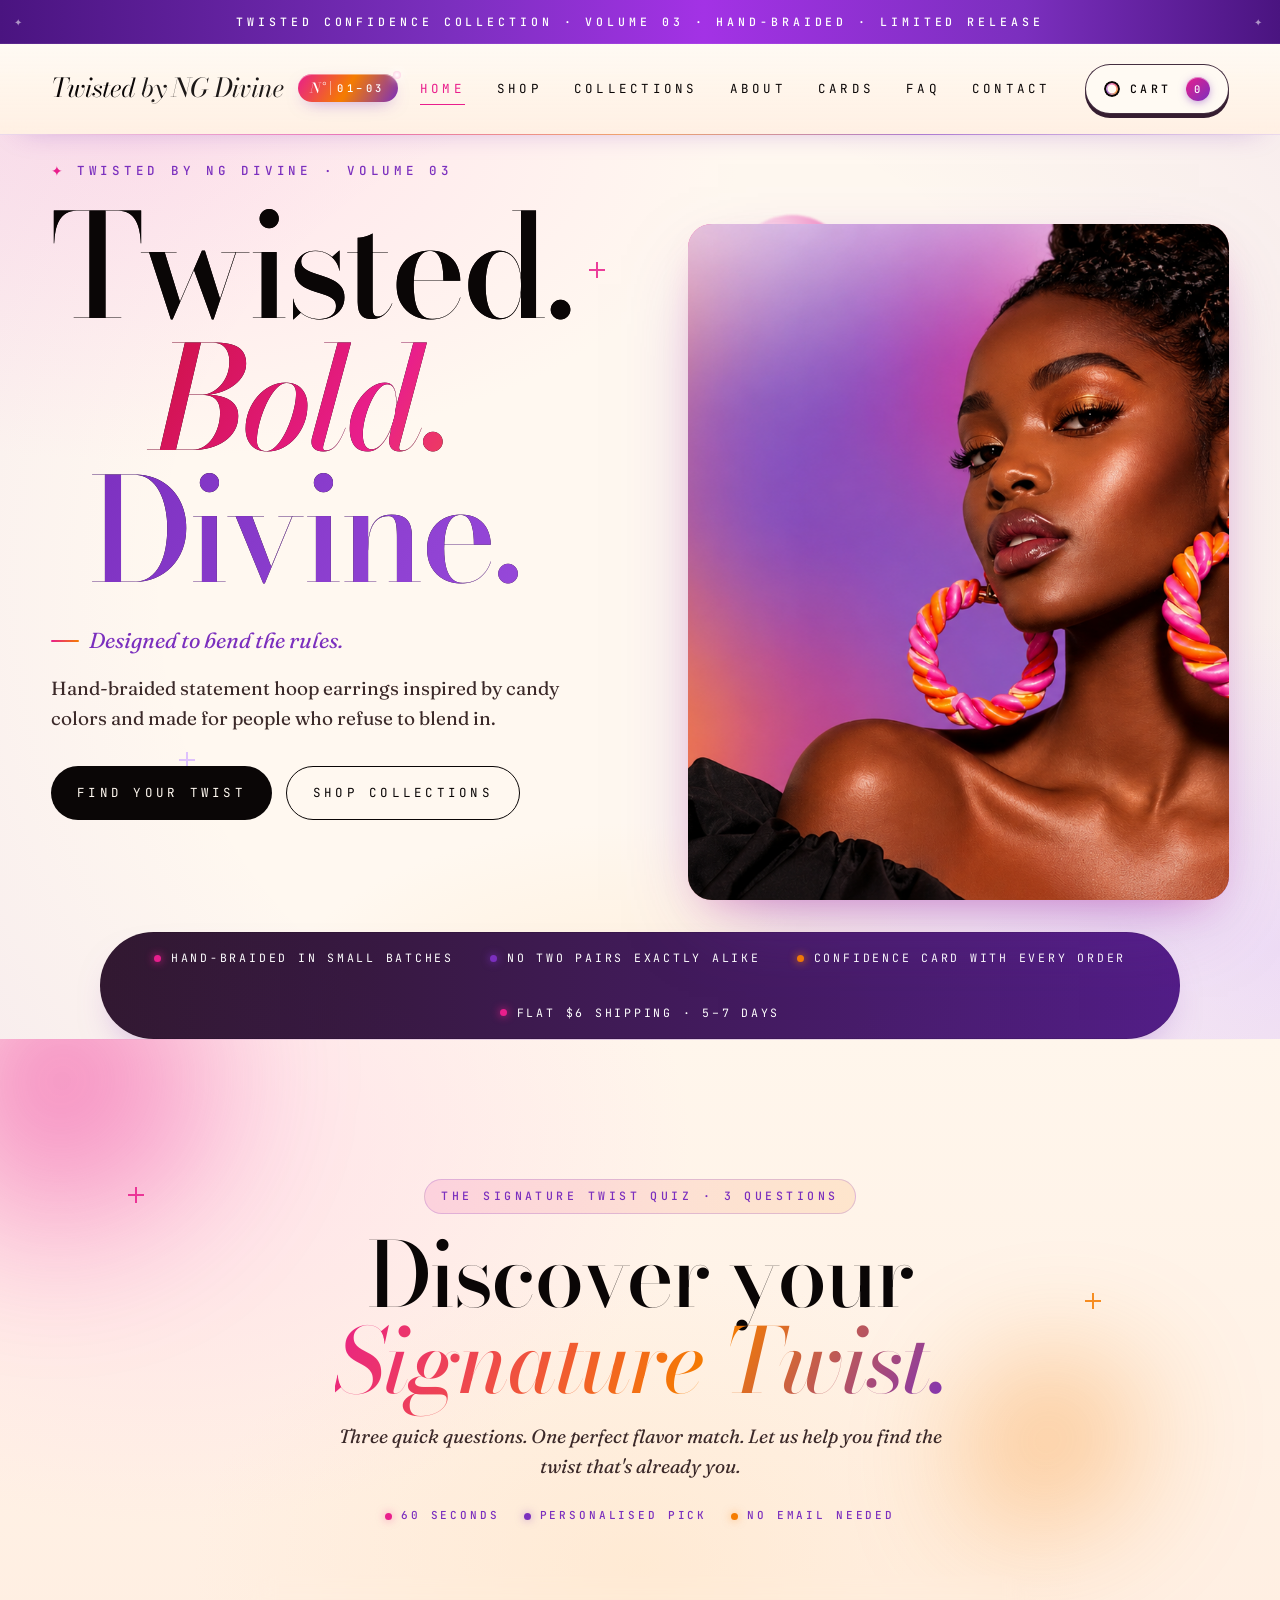
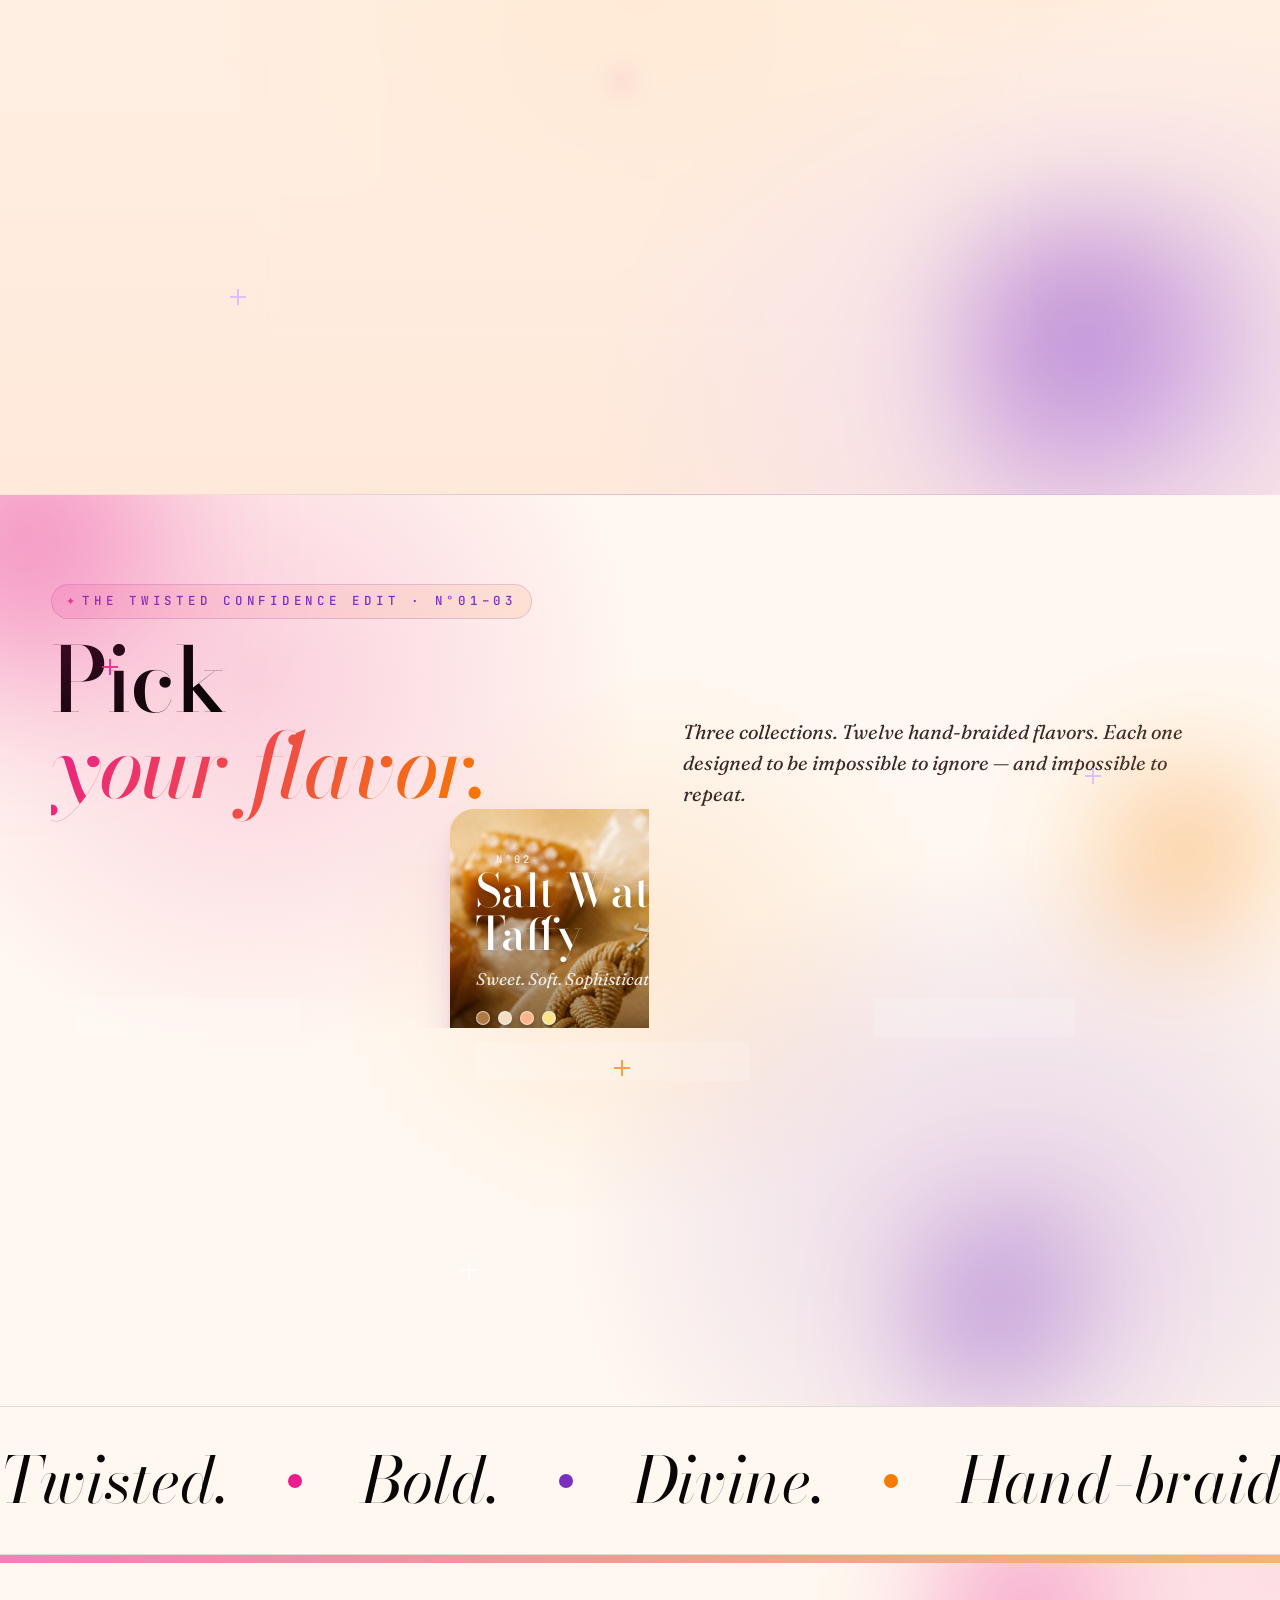
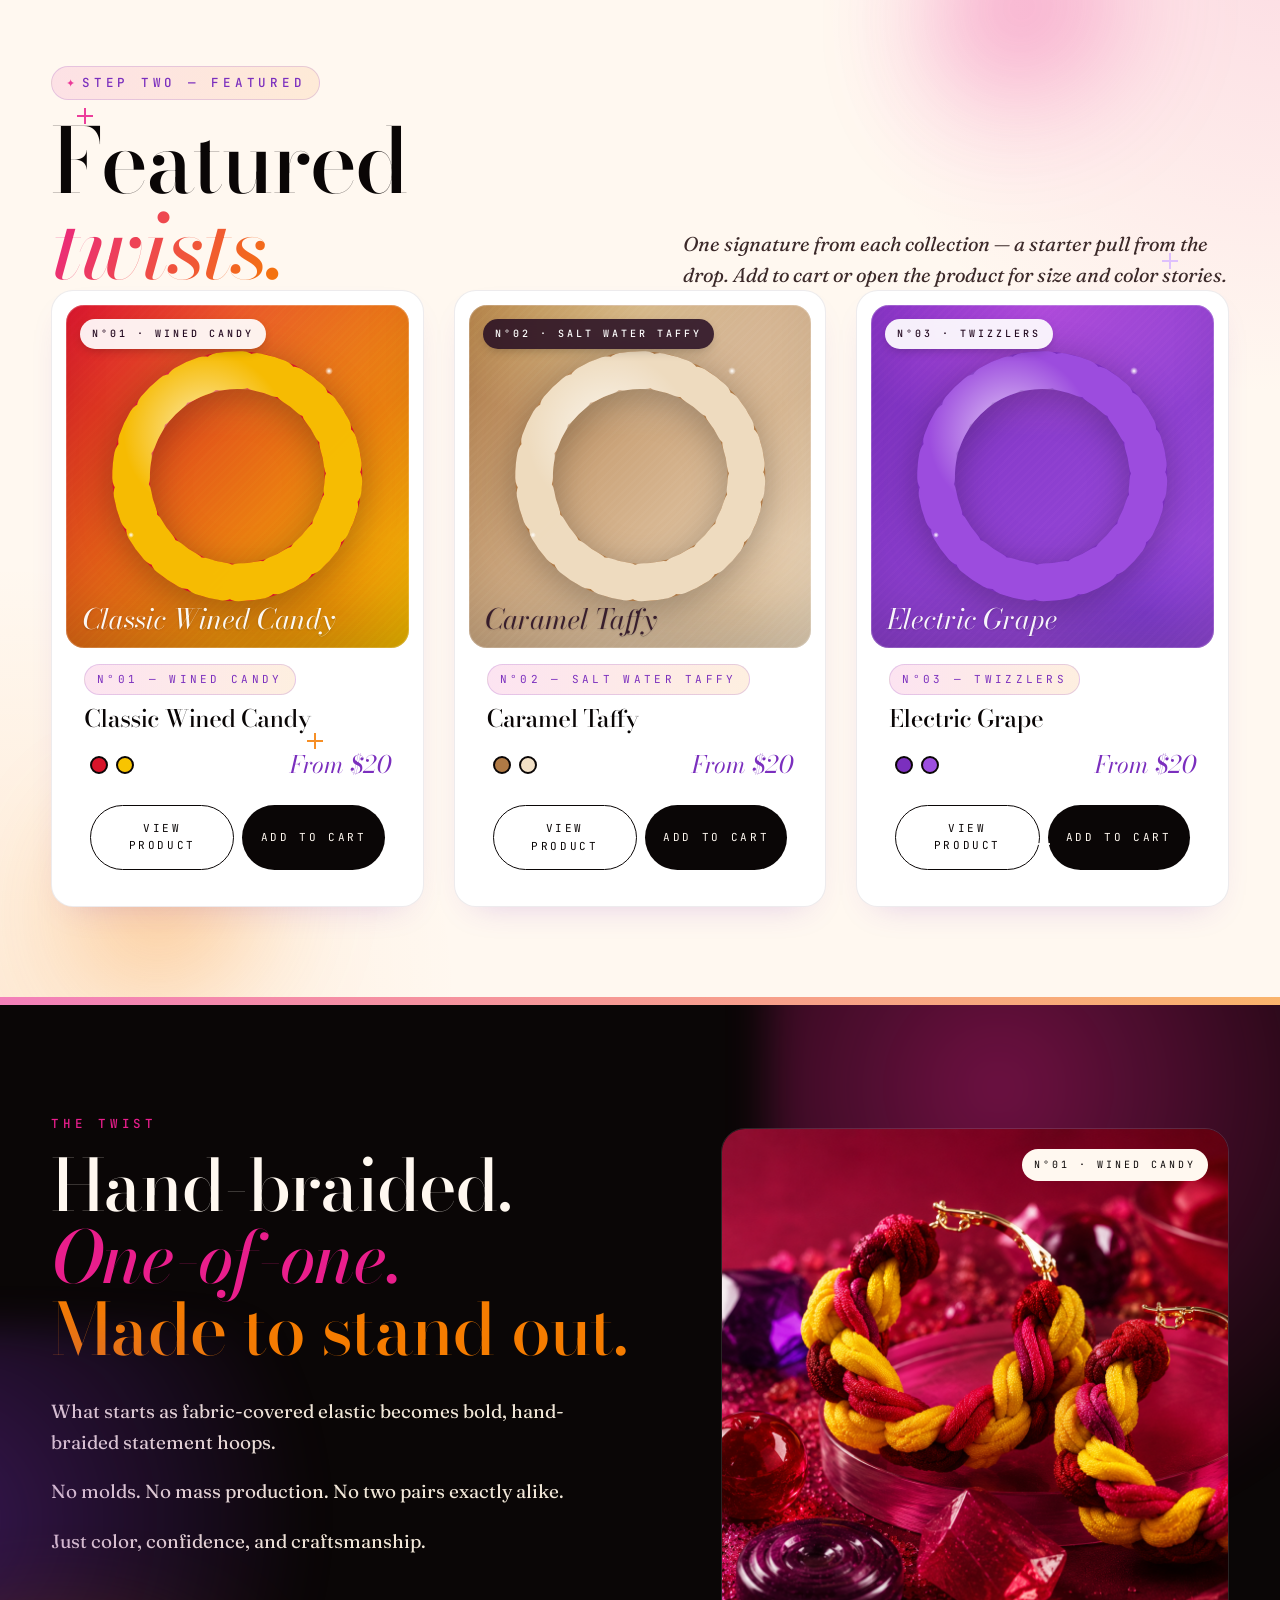
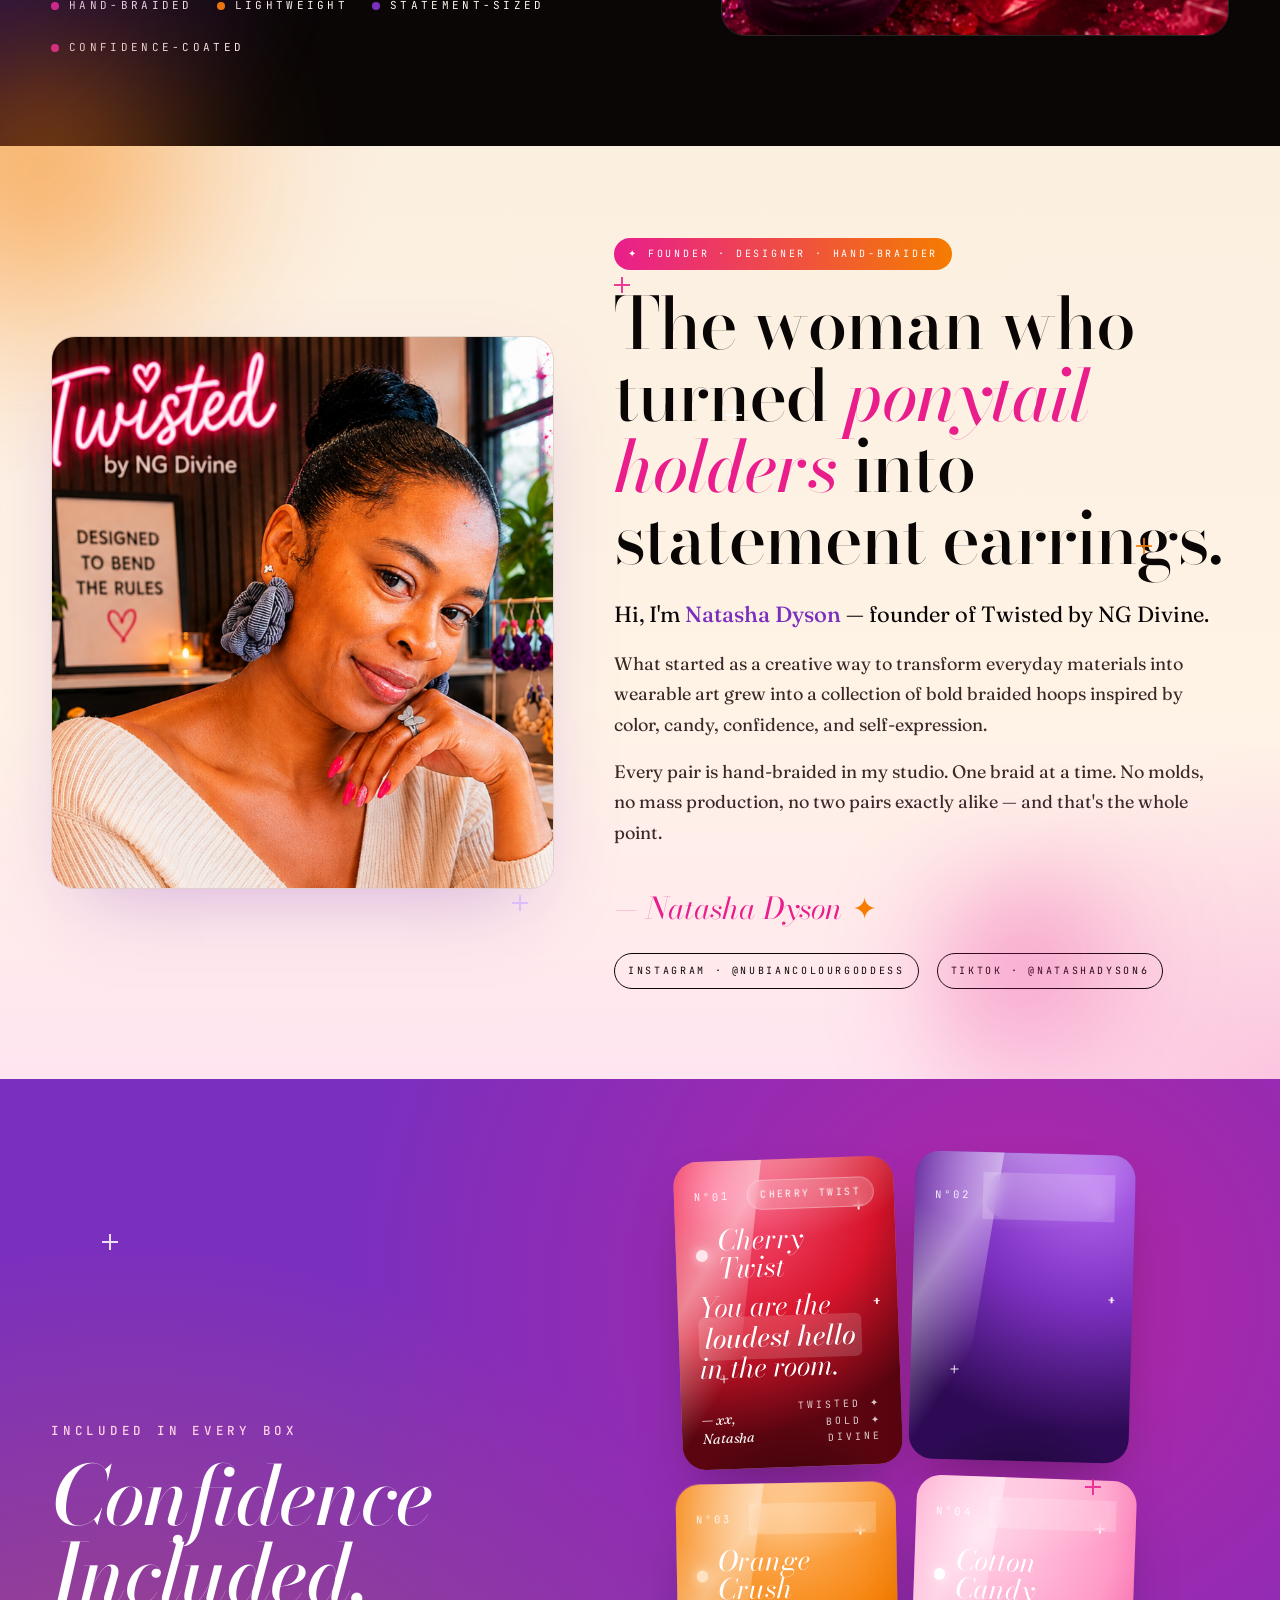
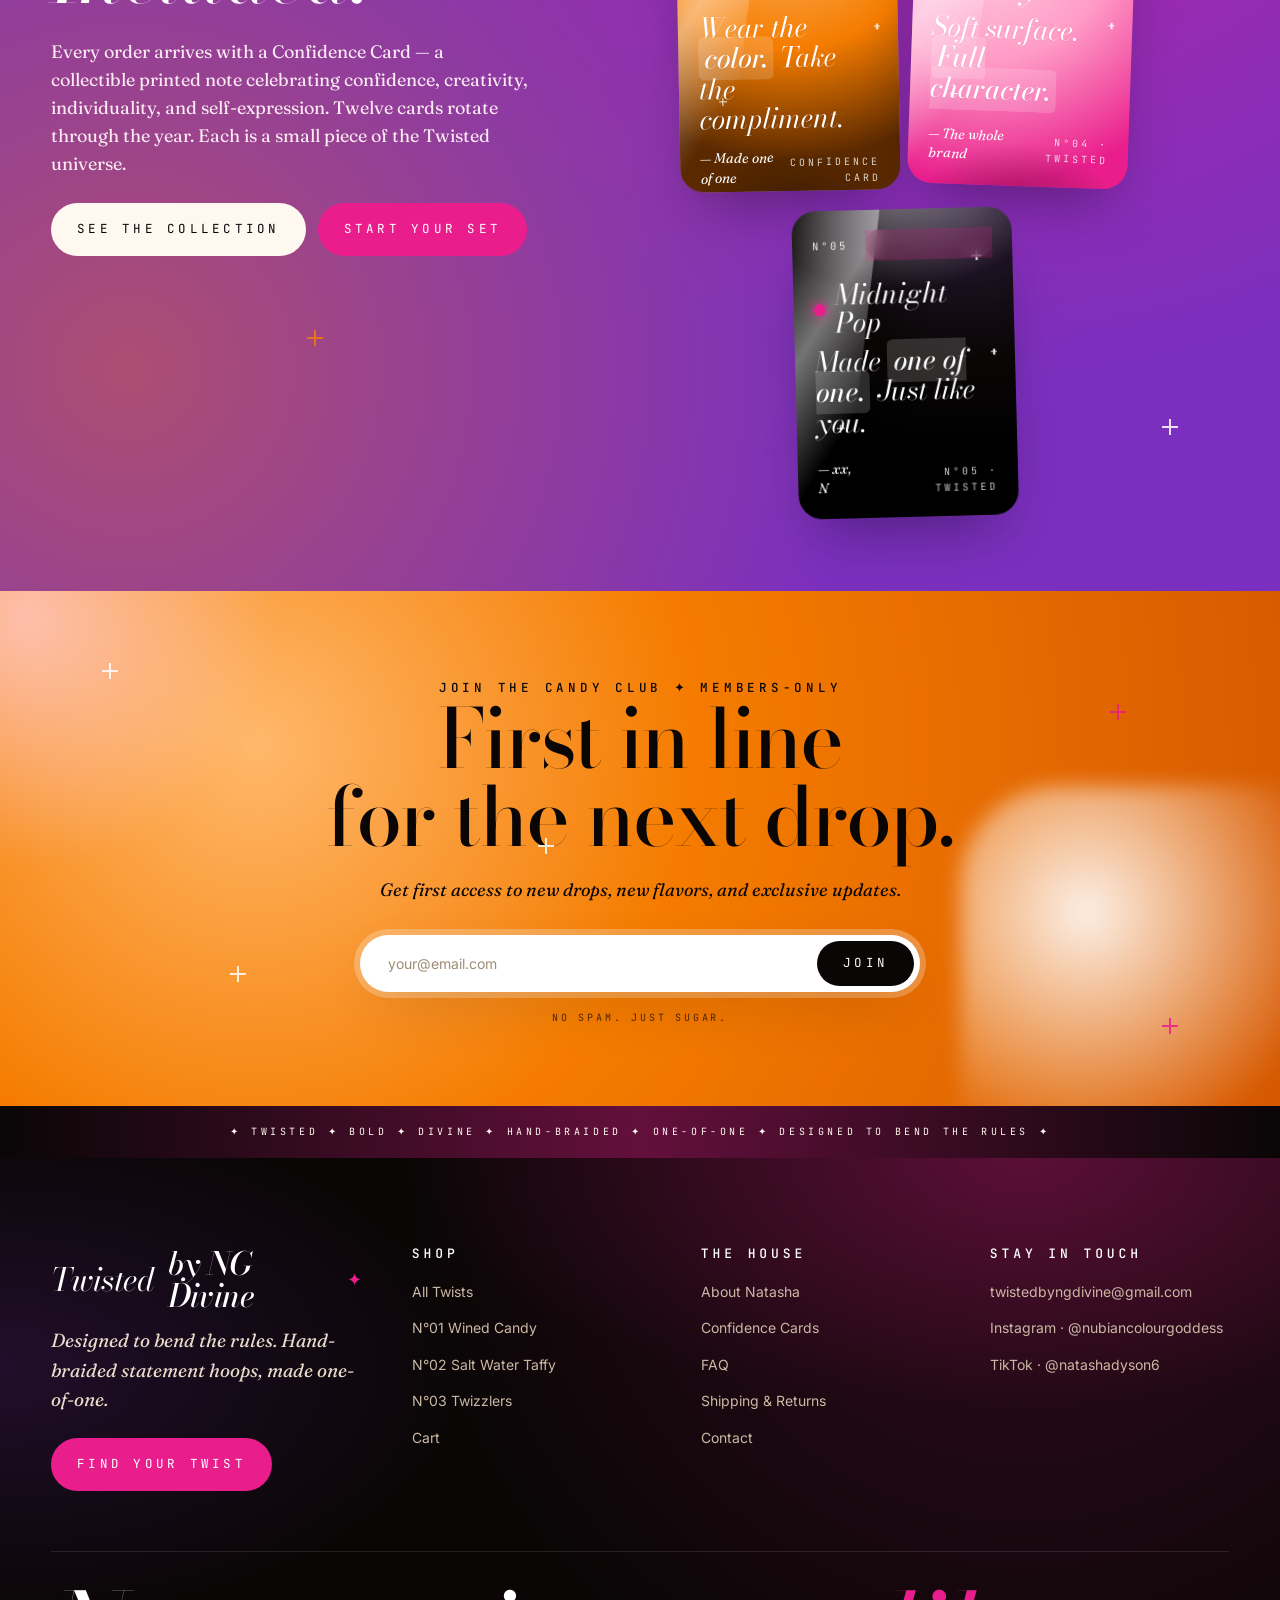
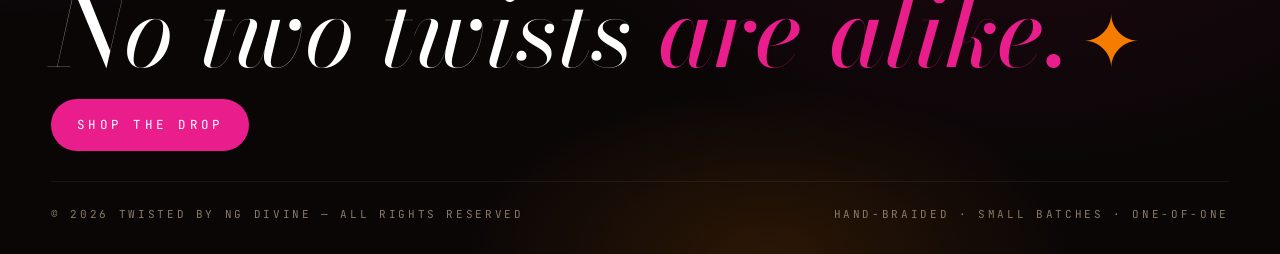
<file: index.html>
<!doctype html>
<html lang="en">
<head>
<meta charset="utf-8">
<meta name="viewport" content="width=device-width,initial-scale=1">
<title>Twisted by NG Divine — Hand-braided statement hoops</title>
<meta name="description" content="Hand-braided fabric statement hoop earrings inspired by candy colors. Twisted. Bold. Divine.">
<link rel="preconnect" href="https://fonts.googleapis.com">
<link rel="preconnect" href="https://fonts.gstatic.com" crossorigin>
<link href="https://fonts.googleapis.com/css2?family=Bodoni+Moda:ital,opsz,wght@0,6..96,400;0,6..96,500;1,6..96,400&family=Fraunces:ital,opsz,wght@0,9..144,400;0,9..144,500;1,9..144,400&family=Inter:wght@400;500&family=JetBrains+Mono:wght@400;500&display=swap" rel="stylesheet">
<link rel="stylesheet" href="/style.css">
</head>
<body>

<div class="announce"><span>Twisted Confidence Collection · Volume 03 · Hand-braided · Limited Release</span></div>

<header class="header">
  <div class="header-inner">
    <a href="index.html" class="brand"><span class="brand-name">Twisted <em>by NG Divine</em></span><b class="vol"><i>N°</i><span>01–03</span></b></a>
    <nav class="nav">
      <a href="index.html" class="active">Home</a>
      <a href="shop.html">Shop</a>
      <a href="collections.html">Collections</a>
      <a href="about.html">About</a>
      <a href="confidence-cards.html">Cards</a>
      <a href="faq.html">FAQ</a>
      <a href="contact.html">Contact</a>
    </nav>
    <div class="header-actions">
      <button class="menu-toggle" aria-label="Open menu"><span class="mt-icon" aria-hidden="true"></span><span class="mt-text">Explore</span></button>
      <a href="cart.html" class="cart-btn"><span class="cb-icon" aria-hidden="true"></span><span class="cb-text">Cart</span><span class="count cart-count">0</span></a>
    </div>
  </div>
</header>

<!-- HERO -->
<section class="hero">
  <div class="twinkles">
    <span class="sparkle-star pink" style="top:14%;left:46%"></span>
    <span class="sparkle-star orange" style="top:24%;right:8%;animation-delay:.7s"></span>
    <span class="sparkle-star purple" style="bottom:30%;left:14%;animation-delay:1.2s"></span>
    <span class="sparkle-star white" style="top:60%;right:38%;animation-delay:.4s"></span>
    <span class="sparkle-star pink" style="bottom:18%;right:14%;animation-delay:1.5s"></span>
  </div>
  <div class="hero-wrap">
    <div class="hero-text">
      <span class="eyebrow">Twisted by NG Divine · Volume 03</span>
      <h1 class="display">
        <span class="l">Twisted.</span>
        <span class="l">Bold.</span>
        <span class="l">Divine.</span>
      </h1>
      <div class="tagline">Designed to bend the rules.</div>
      <p class="copy">Hand-braided statement hoop earrings inspired by candy colors and made for people who refuse to blend in.</p>
      <div class="hero-ctas">
        <a href="#quiz-section" class="btn btn-primary">Find Your Twist</a>
        <a href="#collections" class="btn btn-outline">Shop Collections</a>
      </div>
    </div>
    <div class="hero-figure">
      <div class="hero-floats" aria-hidden="true">
        <span class="float a"></span>
        <span class="float b"></span>
        <span class="float c"></span>
      </div>
      <div class="frame">
        <img src="/hero-model.png" alt="Model wearing Twisted by NG Divine hand-braided statement hoops">
      </div>
    </div>
  </div>

  <div class="hero-strip">
    <span><i class="dot"></i> Hand-braided in small batches</span>
    <span><i class="dot p"></i> No two pairs exactly alike</span>
    <span><i class="dot o"></i> Confidence Card with every order</span>
    <span><i class="dot"></i> Flat $6 shipping · 5–7 days</span>
  </div>
</section>

<!-- QUIZ — Signature Brand Experience (Hero → Quiz → Collections) -->
<section class="quiz quiz-feature" id="quiz-section">
  <span class="orb pink med" style="top:-80px;left:-60px"></span>
  <span class="orb purple med" style="bottom:-100px;right:-60px"></span>
  <span class="orb orange small" style="top:30%;right:6%"></span>
  <div class="twinkles">
    <span class="sparkle-star pink" style="top:14%;left:10%"></span>
    <span class="sparkle-star orange" style="top:24%;right:14%;animation-delay:.6s"></span>
    <span class="sparkle-star purple" style="bottom:18%;left:18%;animation-delay:1.2s"></span>
    <span class="sparkle-star white" style="bottom:30%;right:22%;animation-delay:.3s"></span>
    <span class="sparkle-star pink" style="top:60%;left:48%;animation-delay:1.4s"></span>
  </div>
  <div class="quiz-feature-head wrap">
    <span class="eyebrow">The Signature Twist Quiz · 3 Questions</span>
    <h2 class="display">Discover your<br><em style="font-style:italic">Signature Twist.</em></h2>
    <p class="lead">Three quick questions. One perfect flavor match. Let us help you find the twist that's already you.</p>
    <div class="quiz-meta">
      <span><i class="qm-dot"></i> 60 seconds</span>
      <span><i class="qm-dot p"></i> Personalised pick</span>
      <span><i class="qm-dot o"></i> No email needed</span>
    </div>
  </div>
  <div id="quiz" class="quiz-card quiz-card-feature"></div>
</section>

<!-- PICK YOUR FLAVOR / COLLECTIONS -->
<section id="collections" class="section-tint-candy">
  <span class="orb pink med" style="top:-80px;left:-100px"></span>
  <span class="orb purple small" style="bottom:-60px;right:10%"></span>
  <span class="orb orange small" style="top:30%;right:-60px"></span>
  <div class="twinkles">
    <span class="sparkle-star pink" style="top:18%;left:8%"></span>
    <span class="sparkle-star orange" style="top:62%;left:48%;animation-delay:1s"></span>
    <span class="sparkle-star purple" style="top:30%;right:14%;animation-delay:.6s"></span>
    <span class="sparkle-star white" style="bottom:14%;left:36%;animation-delay:1.4s"></span>
  </div>
  <div class="section-head wrap">
    <div>
      <span class="eyebrow">The Twisted Confidence Edit · N°01–03</span>
      <h2 class="display">Pick<br><em style="font-style:italic;color:var(--pink)">your flavor.</em></h2>
    </div>
    <p class="lead">Three collections. Twelve hand-braided flavors. Each one designed to be impossible to ignore — and impossible to repeat.</p>
  </div>

  <div class="flavors">
    <a href="collection.html?c=wined-candy" class="flavor" data-reveal>
      <img src="/wined-candy.png" alt="Wined Candy collection — cherry red and yellow hand-braided hoop earrings">
      <div class="meta"><span>N°01</span><span>03 Flavors</span></div>
      <div class="body">
        <h3>Wined Candy</h3>
        <div class="sub">Bold. Juicy. Unforgettable.</div>
        <div class="swatches"><i class="sw" style="background:#D7142A"></i><i class="sw" style="background:#F8C400"></i><i class="sw" style="background:#1E63E0"></i><i class="sw" style="background:#9CD66E"></i></div>
        <div class="more">Shop Wined Candy</div>
      </div>
    </a>
    <a href="collection.html?c=salt-water-taffy" class="flavor" data-reveal>
      <img src="/salt-water-taffy.png" alt="Salt Water Taffy collection — caramel hand-braided hoop earrings">
      <div class="meta"><span>N°02</span><span>04 Flavors</span></div>
      <div class="body">
        <h3>Salt Water Taffy</h3>
        <div class="sub">Sweet. Soft. Sophisticated.</div>
        <div class="swatches"><i class="sw" style="background:#B07A45"></i><i class="sw" style="background:#F2E0C6"></i><i class="sw" style="background:#FFB68A"></i><i class="sw" style="background:#FCE38A"></i></div>
        <div class="more">Shop Salt Water Taffy</div>
      </div>
    </a>
    <a href="collection.html?c=twizzlers" class="flavor" data-reveal>
      <img src="/twizzlers.png" alt="Twizzlers collection — electric purple hand-braided hoop earrings">
      <div class="meta"><span>N°03</span><span>04 Flavors</span></div>
      <div class="body">
        <h3>Twizzlers</h3>
        <div class="sub">Loud. Playful. Unapologetic.</div>
        <div class="swatches"><i class="sw" style="background:#0A0606"></i><i class="sw" style="background:#7B2FBE"></i><i class="sw" style="background:#FF4FA1"></i><i class="sw" style="background:#7BC7FF"></i></div>
        <div class="more">Shop Twizzlers</div>
      </div>
    </a>
  </div>
</section>

<!-- MARQUEE -->
<div class="marquee">
  <div class="marquee-track">
    <span>Twisted. <i class="dot"></i> Bold. <i class="dot p"></i> Divine. <i class="dot o"></i> Hand-braided. <i class="dot"></i> One-of-one. <i class="dot p"></i> Designed to bend the rules. <i class="dot o"></i></span>
    <span>Twisted. <i class="dot"></i> Bold. <i class="dot p"></i> Divine. <i class="dot o"></i> Hand-braided. <i class="dot"></i> One-of-one. <i class="dot p"></i> Designed to bend the rules. <i class="dot o"></i></span>
  </div>
</div>
<div class="connector"></div>

<!-- FEATURED -->
<section id="featured">
  <span class="orb pink small" style="top:-40px;right:8%"></span>
  <span class="orb orange small" style="bottom:-60px;left:6%"></span>
  <div class="twinkles">
    <span class="sparkle-star pink" style="top:14%;left:6%"></span>
    <span class="sparkle-star purple" style="top:28%;right:8%;animation-delay:.7s"></span>
    <span class="sparkle-star orange" style="bottom:24%;left:24%;animation-delay:1.2s"></span>
    <span class="sparkle-star white" style="bottom:14%;right:18%;animation-delay:.3s"></span>
  </div>
  <div class="section-head wrap">
    <div>
      <span class="eyebrow">Step Two — Featured</span>
      <h2 class="display">Featured<br><em style="font-style:italic;color:var(--purple)">twists.</em></h2>
    </div>
    <p class="lead">One signature from each collection — a starter pull from the drop. Add to cart or open the product for size and color stories.</p>
  </div>
  <div id="featured-grid" class="featured-grid wrap"></div>
</section>

<div class="connector"></div>

<!-- THE TWIST -->
<section class="twist">
  <div class="wrap">
    <div data-reveal>
      <span class="eyebrow" style="color:var(--pink)">The Twist</span>
      <h2 class="display" style="margin-top:14px">
        <span style="display:block">Hand-braided.</span>
        <span class="pink" style="display:block">One-of-one.</span>
        <span class="org" style="display:block">Made to stand out.</span>
      </h2>
      <div class="copy">
        <p>What starts as fabric-covered elastic becomes bold, hand-braided statement hoops.</p>
        <p>No molds. No mass production. No two pairs exactly alike.</p>
        <p>Just color, confidence, and craftsmanship.</p>
      </div>
      <div class="ticker">
        <span><i class="d"></i> Hand-braided</span>
        <span><i class="d" style="background:var(--orange)"></i> Lightweight</span>
        <span><i class="d" style="background:var(--purple)"></i> Statement-sized</span>
        <span><i class="d"></i> Confidence-coated</span>
      </div>
    </div>
    <div class="twist-figure" data-reveal>
      <span class="badge">N°01 · Wined Candy</span>
      <img src="/wined-candy.png" alt="Hand-braided fabric hoop earring detail — Wined Candy collection">
    </div>
  </div>
</section>

<!-- FOUNDER -->
<section class="founder">
  <span class="orb orange med" style="top:-100px;left:-80px"></span>
  <span class="orb pink small" style="bottom:-40px;right:8%"></span>
  <div class="twinkles">
    <span class="sparkle-star pink" style="top:14%;left:48%"></span>
    <span class="sparkle-star orange" style="top:42%;right:10%;animation-delay:.7s"></span>
    <span class="sparkle-star purple" style="bottom:18%;left:40%;animation-delay:1.1s"></span>
    <span class="sparkle-star white" style="top:28%;right:42%;animation-delay:.4s"></span>
  </div>
  <div class="wrap">
    <div class="founder-img" data-reveal>
      <img src="/natasha.png" alt="Natasha Dyson, founder of Twisted by NG Divine">
    </div>
    <div data-reveal>
      <div class="founder-tag">✦ Founder · Designer · Hand-braider</div>
      <h2 class="display" style="margin-top:0">The woman who turned <em>ponytail holders</em> into statement earrings.</h2>
      <p class="founder-lead">Hi, I'm <strong>Natasha Dyson</strong> — founder of Twisted by NG Divine.</p>
      <p>What started as a creative way to transform everyday materials into wearable art grew into a collection of bold braided hoops inspired by color, candy, confidence, and self-expression.</p>
      <p>Every pair is hand-braided in my studio. One braid at a time. No molds, no mass production, no two pairs exactly alike — and that's the whole point.</p>
      <div class="sig">— Natasha Dyson</div>
      <div class="socials">
        <a href="https://instagram.com/nubiancolourgoddess" target="_blank" rel="noopener">Instagram · @nubiancolourgoddess</a>
        <a href="https://tiktok.com/@natashadyson6" target="_blank" rel="noopener">TikTok · @natashadyson6</a>
      </div>
    </div>
  </div>
</section>

<!-- CONFIDENCE CARDS -->
<section class="cc">
  <div class="twinkles">
    <span class="sparkle-star white" style="top:14%;left:8%"></span>
    <span class="sparkle-star pink" style="top:36%;right:14%;animation-delay:.6s"></span>
    <span class="sparkle-star orange" style="bottom:22%;left:24%;animation-delay:1.2s"></span>
    <span class="sparkle-star white" style="bottom:14%;right:8%;animation-delay:.3s"></span>
  </div>
  <div class="wrap" style="display:grid;grid-template-columns:.85fr 1.15fr;gap:50px;align-items:center">
    <div data-reveal>
      <span class="eyebrow" style="color:#ffd3e8">Included In Every Box</span>
      <h2 class="display" style="margin-top:14px"><em>Confidence</em><br>Included.</h2>
      <p>Every order arrives with a Confidence Card — a collectible printed note celebrating confidence, creativity, individuality, and self-expression. Twelve cards rotate through the year. Each is a small piece of the Twisted universe.</p>
      <div style="margin-top:26px;display:flex;gap:12px;flex-wrap:wrap">
        <a href="confidence-cards.html" class="btn btn-cream">See The Collection</a>
        <a href="shop.html" class="btn btn-pink">Start Your Set</a>
      </div>
    </div>
    <div class="collectible-strip" data-reveal>
      <article class="collectible cherry">
        <span class="gloss"></span><i class="csp a"></i><i class="csp b"></i><i class="csp c"></i>
        <div class="col-head"><span class="col-num">N°01</span><span class="col-stamp">Cherry Twist</span></div>
        <div>
          <div class="col-flavor"><i style="background:#ffe5ec"></i> Cherry Twist</div>
          <div class="col-quote">You are the <em>loudest hello</em> in the room.</div>
        </div>
        <div class="col-bot"><div class="col-sig">— xx, Natasha</div><div class="col-mark">Twisted ✦ Bold ✦ Divine</div></div>
      </article>
      <article class="collectible grape">
        <span class="gloss"></span><i class="csp a"></i><i class="csp b"></i><i class="csp c"></i>
        <div class="col-head"><span class="col-num">N°02</span><span class="col-stamp">Electric Grape</span></div>
        <div>
          <div class="col-flavor"><i style="background:#e9d4ff"></i> Electric Grape</div>
          <div class="col-quote">Designed to <em>bend the rules.</em></div>
        </div>
        <div class="col-bot"><div class="col-sig">— Loud, on purpose</div><div class="col-mark">N°02 · Twisted</div></div>
      </article>
      <article class="collectible orange">
        <span class="gloss"></span><i class="csp a"></i><i class="csp b"></i><i class="csp c"></i>
        <div class="col-head"><span class="col-num">N°03</span><span class="col-stamp">Orange Crush</span></div>
        <div>
          <div class="col-flavor"><i style="background:#ffe2c2"></i> Orange Crush</div>
          <div class="col-quote">Wear the <em>color.</em> Take the compliment.</div>
        </div>
        <div class="col-bot"><div class="col-sig">— Made one of one</div><div class="col-mark">Confidence Card</div></div>
      </article>
      <article class="collectible cotton">
        <span class="gloss"></span><i class="csp a"></i><i class="csp b"></i><i class="csp c"></i>
        <div class="col-head"><span class="col-num">N°04</span><span class="col-stamp">Cotton Candy</span></div>
        <div>
          <div class="col-flavor"><i style="background:#fff"></i> Cotton Candy</div>
          <div class="col-quote">Soft surface. <em>Full character.</em></div>
        </div>
        <div class="col-bot"><div class="col-sig">— The whole brand</div><div class="col-mark">N°04 · Twisted</div></div>
      </article>
      <article class="collectible midnight">
        <span class="gloss"></span><i class="csp a"></i><i class="csp b"></i><i class="csp c"></i>
        <div class="col-head"><span class="col-num">N°05</span><span class="col-stamp">Midnight Pop</span></div>
        <div>
          <div class="col-flavor"><i style="background:var(--pink);box-shadow:0 0 12px var(--pink)"></i> Midnight Pop</div>
          <div class="col-quote">Made <em>one of one.</em> Just like you.</div>
        </div>
        <div class="col-bot"><div class="col-sig">— xx, N</div><div class="col-mark">N°05 · Twisted</div></div>
      </article>
    </div>
  </div>
</section>

<!-- NEWSLETTER -->
<section class="news">
  <div class="twinkles">
    <span class="sparkle-star white" style="top:14%;left:8%"></span>
    <span class="sparkle-star pink" style="top:22%;right:12%;animation-delay:.6s"></span>
    <span class="sparkle-star white" style="bottom:24%;left:18%;animation-delay:1.2s"></span>
    <span class="sparkle-star pink" style="bottom:14%;right:8%;animation-delay:.3s"></span>
    <span class="sparkle-star white" style="top:48%;left:42%;animation-delay:1.6s"></span>
  </div>
  <div class="wrap">
    <span class="eyebrow">Join The Candy Club ✦ Members-Only</span>
    <h2 class="display">First in line<br>for the next drop.</h2>
    <p>Get first access to new drops, new flavors, and exclusive updates.</p>
    <form class="news-form" autocomplete="off">
      <input type="email" placeholder="your@email.com" required>
      <button class="btn btn-primary" type="submit">Join</button>
    </form>
    <div class="small">No spam. Just sugar.</div>
  </div>
</section>

<div class="divider-strip"><span>✦ Twisted ✦ Bold ✦ Divine ✦ Hand-braided ✦ One-of-one ✦ Designed to bend the rules ✦</span></div>

<!-- FOOTER -->
<footer class="footer">
  <div class="footer-grid">
    <div class="footer-brand">
      <div class="brand">Twisted <em style="font-style:italic">by NG Divine</em></div>
      <div class="tagline">Designed to bend the rules. Hand-braided statement hoops, made one-of-one.</div>
      <a href="shop.html" class="btn btn-pink">Find Your Twist</a>
    </div>
    <div class="footer-col">
      <h4>Shop</h4>
      <ul>
        <li><a href="shop.html">All Twists</a></li>
        <li><a href="collection.html?c=wined-candy">N°01 Wined Candy</a></li>
        <li><a href="collection.html?c=salt-water-taffy">N°02 Salt Water Taffy</a></li>
        <li><a href="collection.html?c=twizzlers">N°03 Twizzlers</a></li>
        <li><a href="cart.html">Cart</a></li>
      </ul>
    </div>
    <div class="footer-col">
      <h4>The House</h4>
      <ul>
        <li><a href="about.html">About Natasha</a></li>
        <li><a href="confidence-cards.html">Confidence Cards</a></li>
        <li><a href="faq.html">FAQ</a></li>
        <li><a href="shipping.html">Shipping & Returns</a></li>
        <li><a href="contact.html">Contact</a></li>
      </ul>
    </div>
    <div class="footer-col">
      <h4>Stay In Touch</h4>
      <ul>
        <li><a href="mailto:twistedbyngdivine@gmail.com">twistedbyngdivine@gmail.com</a></li>
        <li><a href="https://instagram.com/nubiancolourgoddess" target="_blank" rel="noopener">Instagram · @nubiancolourgoddess</a></li>
        <li><a href="https://tiktok.com/@natashadyson6" target="_blank" rel="noopener">TikTok · @natashadyson6</a></li>
      </ul>
    </div>
  </div>
  <div class="footer-statement">
    <div class="big">No two twists <em>are alike.</em></div>
    <a href="shop.html" class="btn btn-pink">Shop The Drop</a>
  </div>
  <div class="footer-bottom">
    <span>© 2026 Twisted by NG Divine — All rights reserved</span>
    <span>Hand-braided · Small batches · One-of-one</span>
  </div>
</footer>

<script src="/app.js"></script>
</body>
</html>
</file>
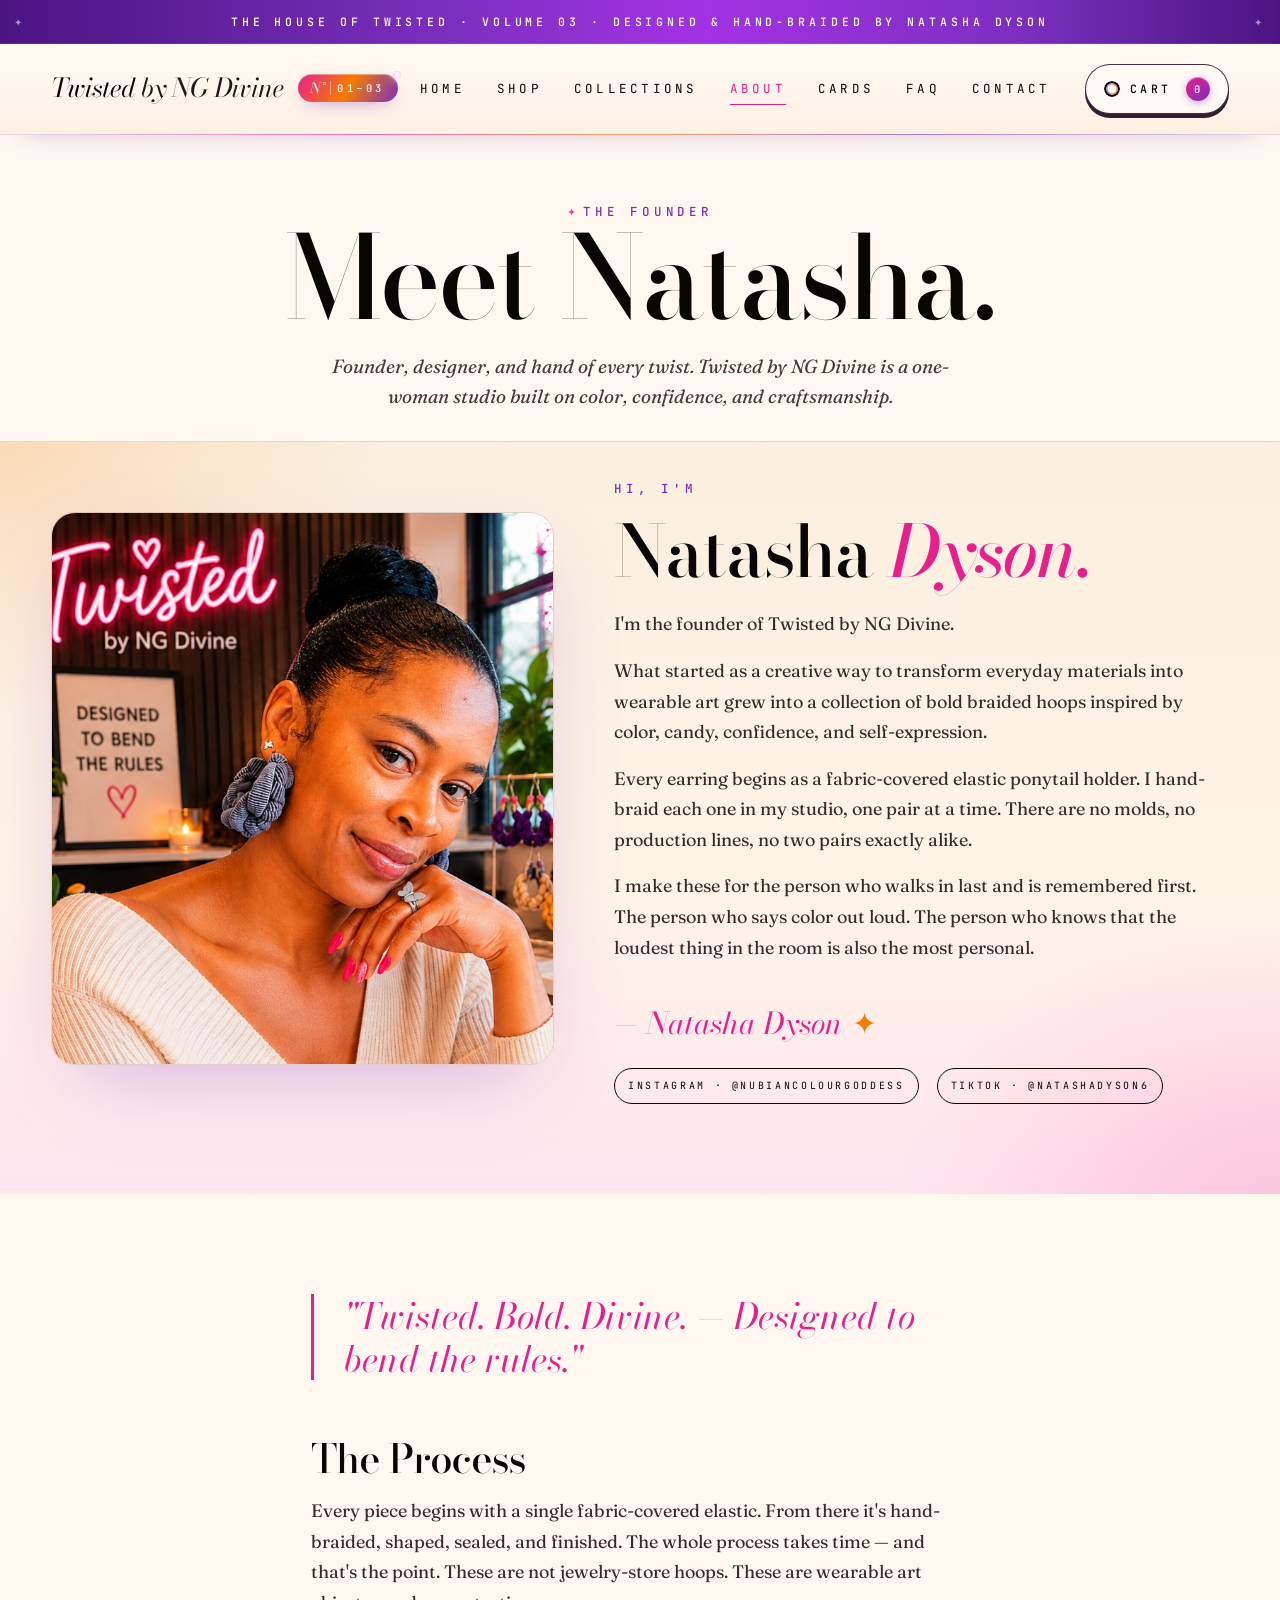
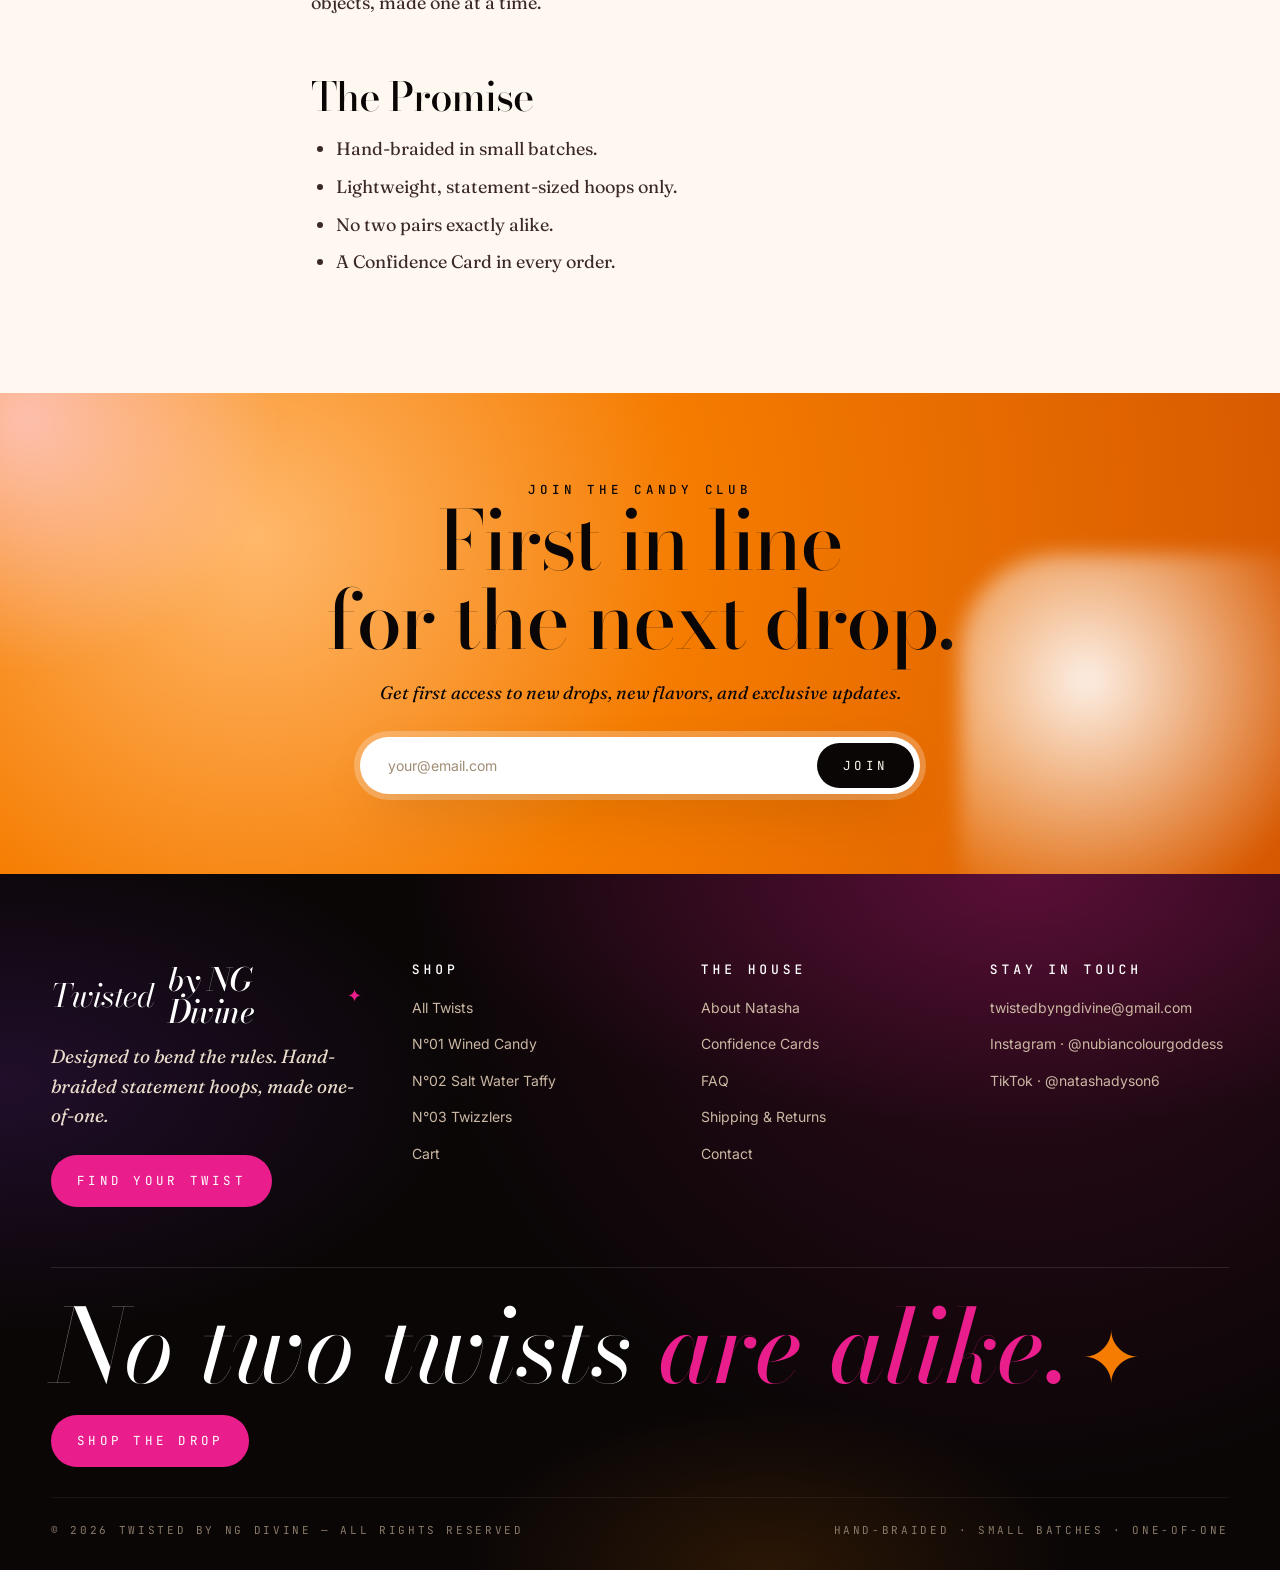
<file: about.html>
<!doctype html>
<html lang="en">
<head>
<meta charset="utf-8">
<meta name="viewport" content="width=device-width,initial-scale=1">
<title>About Natasha — Twisted by NG Divine</title>
<link rel="preconnect" href="https://fonts.googleapis.com">
<link rel="preconnect" href="https://fonts.gstatic.com" crossorigin>
<link href="https://fonts.googleapis.com/css2?family=Bodoni+Moda:ital,opsz,wght@0,6..96,400;0,6..96,500;1,6..96,400&family=Fraunces:ital,opsz,wght@0,9..144,400;0,9..144,500;1,9..144,400&family=Inter:wght@400;500&family=JetBrains+Mono:wght@400;500&display=swap" rel="stylesheet">
<link rel="stylesheet" href="/style.css">
</head>
<body>

<div class="announce"><span>The House of Twisted · Volume 03 · Designed & Hand-braided by Natasha Dyson</span></div>

<header class="header">
  <div class="header-inner">
    <a href="index.html" class="brand"><span class="brand-name">Twisted <em>by NG Divine</em></span><b class="vol"><i>N°</i><span>01–03</span></b></a>
    <nav class="nav">
      <a href="index.html">Home</a>
      <a href="shop.html">Shop</a>
      <a href="collections.html">Collections</a>
      <a href="about.html" class="active">About</a>
      <a href="confidence-cards.html">Cards</a>
      <a href="faq.html">FAQ</a>
      <a href="contact.html">Contact</a>
    </nav>
    <div class="header-actions">
      <button class="menu-toggle" aria-label="Open menu"><span class="mt-icon" aria-hidden="true"></span><span class="mt-text">Explore</span></button>
      <a href="cart.html" class="cart-btn"><span class="cb-icon" aria-hidden="true"></span><span class="cb-text">Cart</span><span class="count cart-count">0</span></a>
    </div>
  </div>
</header>

<section class="page-hero">
  <span class="eyebrow">The Founder</span>
  <h1>Meet Natasha.</h1>
  <p>Founder, designer, and hand of every twist. Twisted by NG Divine is a one-woman studio built on color, confidence, and craftsmanship.</p>
</section>

<section class="founder" style="padding-top:30px">
  <div class="wrap">
    <div class="founder-img" data-reveal>
      <img src="/natasha.png" alt="Natasha Dyson, founder of Twisted by NG Divine">
    </div>
    <div data-reveal>
      <span class="eyebrow" style="color:var(--purple)">Hi, I'm</span>
      <h2 class="display" style="margin-top:14px">Natasha <em>Dyson.</em></h2>
      <p>I'm the founder of Twisted by NG Divine.</p>
      <p>What started as a creative way to transform everyday materials into wearable art grew into a collection of bold braided hoops inspired by color, candy, confidence, and self-expression.</p>
      <p>Every earring begins as a fabric-covered elastic ponytail holder. I hand-braid each one in my studio, one pair at a time. There are no molds, no production lines, no two pairs exactly alike.</p>
      <p>I make these for the person who walks in last and is remembered first. The person who says color out loud. The person who knows that the loudest thing in the room is also the most personal.</p>
      <div class="sig">— Natasha Dyson</div>
      <div class="socials">
        <a href="https://instagram.com/nubiancolourgoddess" target="_blank" rel="noopener">Instagram · @nubiancolourgoddess</a>
        <a href="https://tiktok.com/@natashadyson6" target="_blank" rel="noopener">TikTok · @natashadyson6</a>
      </div>
    </div>
  </div>
</section>

<section class="long" style="padding-top:60px">
  <blockquote>"Twisted. Bold. Divine. — Designed to bend the rules."</blockquote>
  <h2>The Process</h2>
  <p>Every piece begins with a single fabric-covered elastic. From there it's hand-braided, shaped, sealed, and finished. The whole process takes time — and that's the point. These are not jewelry-store hoops. These are wearable art objects, made one at a time.</p>
  <h2>The Promise</h2>
  <ul>
    <li>Hand-braided in small batches.</li>
    <li>Lightweight, statement-sized hoops only.</li>
    <li>No two pairs exactly alike.</li>
    <li>A Confidence Card in every order.</li>
  </ul>
</section>

<section class="news">
  <div class="wrap">
    <span class="eyebrow">Join The Candy Club</span>
    <h2 class="display">First in line<br>for the next drop.</h2>
    <p>Get first access to new drops, new flavors, and exclusive updates.</p>
    <form class="news-form" autocomplete="off">
      <input type="email" placeholder="your@email.com" required>
      <button class="btn btn-primary" type="submit">Join</button>
    </form>
  </div>
</section>

<footer class="footer">
  <div class="footer-grid">
    <div class="footer-brand"><div class="brand">Twisted <em style="font-style:italic">by NG Divine</em></div>
      <div class="tagline">Designed to bend the rules. Hand-braided statement hoops, made one-of-one.</div>
      <a href="shop.html" class="btn btn-pink">Find Your Twist</a></div>
    <div class="footer-col"><h4>Shop</h4><ul>
      <li><a href="shop.html">All Twists</a></li>
      <li><a href="collection.html?c=wined-candy">N°01 Wined Candy</a></li>
      <li><a href="collection.html?c=salt-water-taffy">N°02 Salt Water Taffy</a></li>
      <li><a href="collection.html?c=twizzlers">N°03 Twizzlers</a></li>
      <li><a href="cart.html">Cart</a></li>
    </ul></div>
    <div class="footer-col"><h4>The House</h4><ul>
      <li><a href="about.html">About Natasha</a></li>
      <li><a href="confidence-cards.html">Confidence Cards</a></li>
      <li><a href="faq.html">FAQ</a></li>
      <li><a href="shipping.html">Shipping & Returns</a></li>
      <li><a href="contact.html">Contact</a></li>
    </ul></div>
    <div class="footer-col"><h4>Stay In Touch</h4><ul>
      <li><a href="mailto:twistedbyngdivine@gmail.com">twistedbyngdivine@gmail.com</a></li>
      <li><a href="https://instagram.com/nubiancolourgoddess" target="_blank" rel="noopener">Instagram · @nubiancolourgoddess</a></li>
      <li><a href="https://tiktok.com/@natashadyson6" target="_blank" rel="noopener">TikTok · @natashadyson6</a></li>
    </ul></div>
  </div>
  <div class="footer-statement"><div class="big">No two twists <em>are alike.</em></div><a href="shop.html" class="btn btn-pink">Shop The Drop</a></div>
  <div class="footer-bottom"><span>© 2026 Twisted by NG Divine — All rights reserved</span><span>Hand-braided · Small batches · One-of-one</span></div>
</footer>

<script src="/app.js"></script>
</body>
</html>
</file>
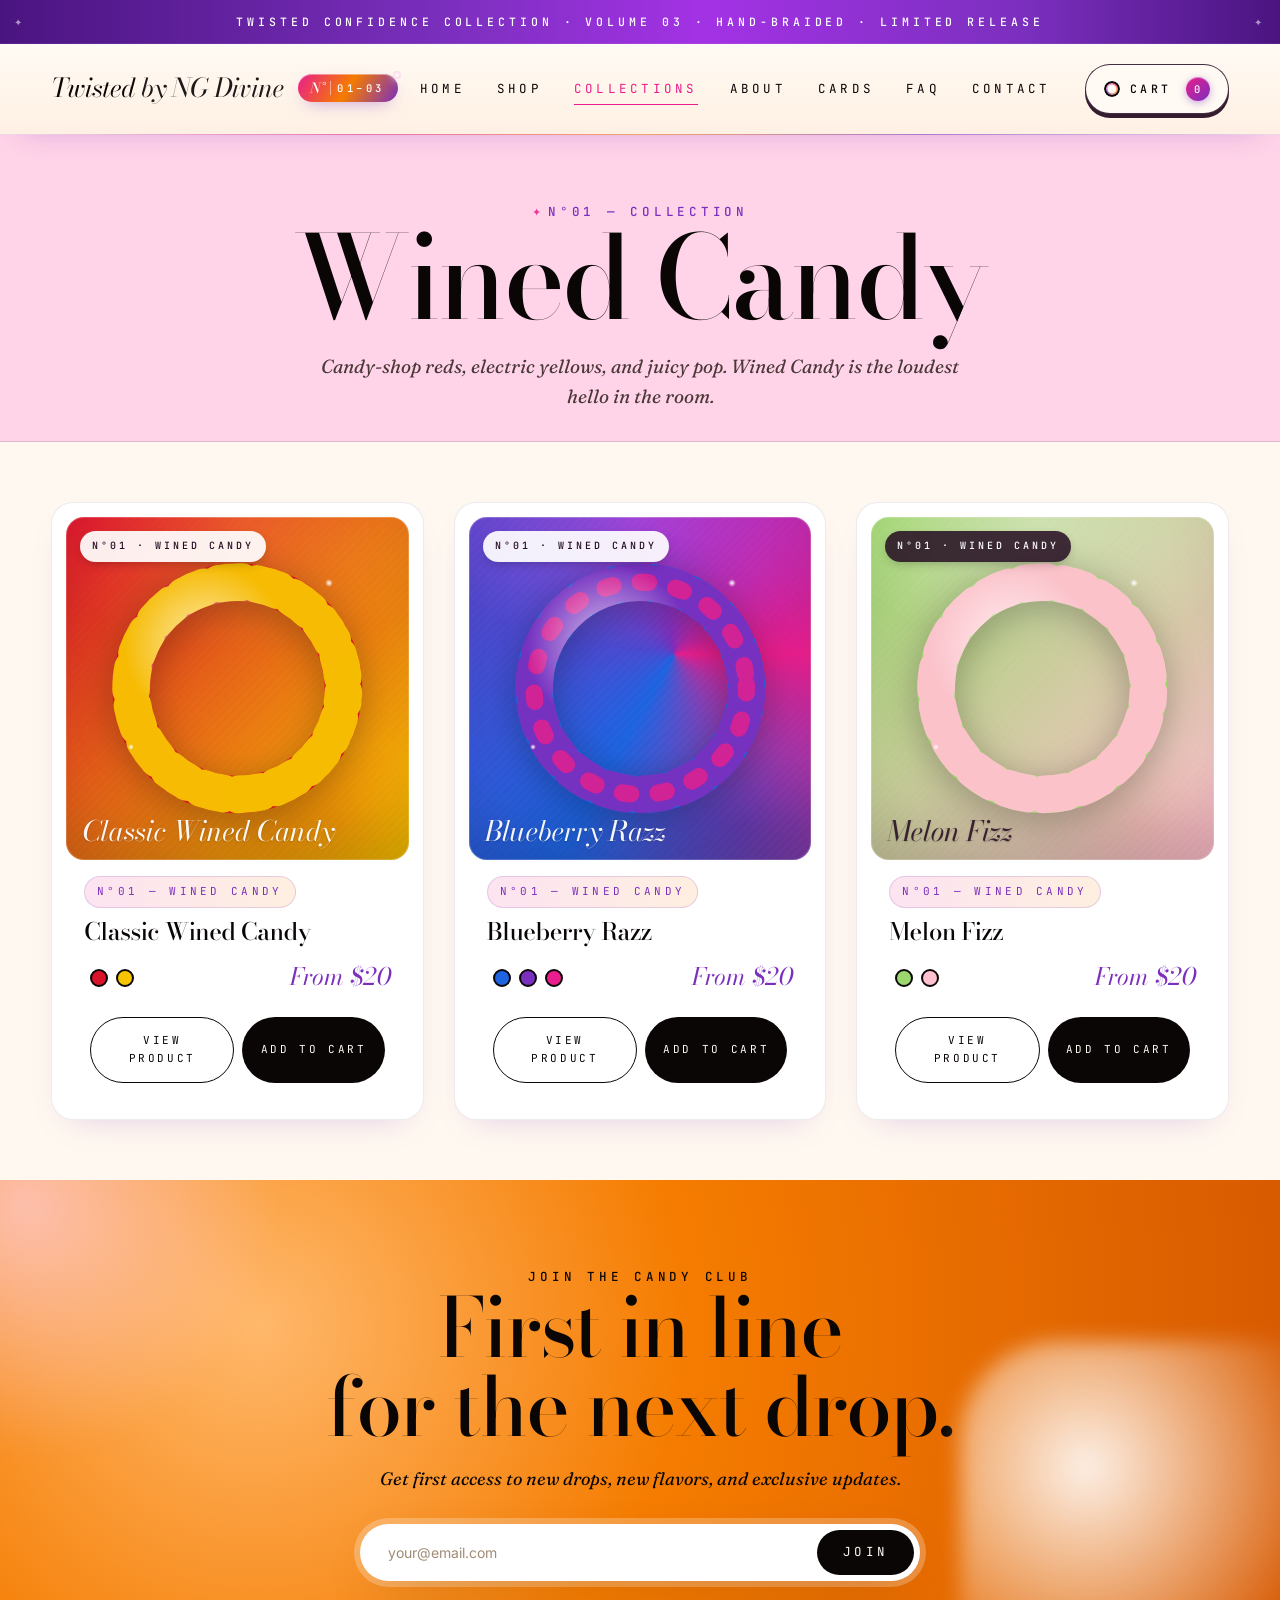
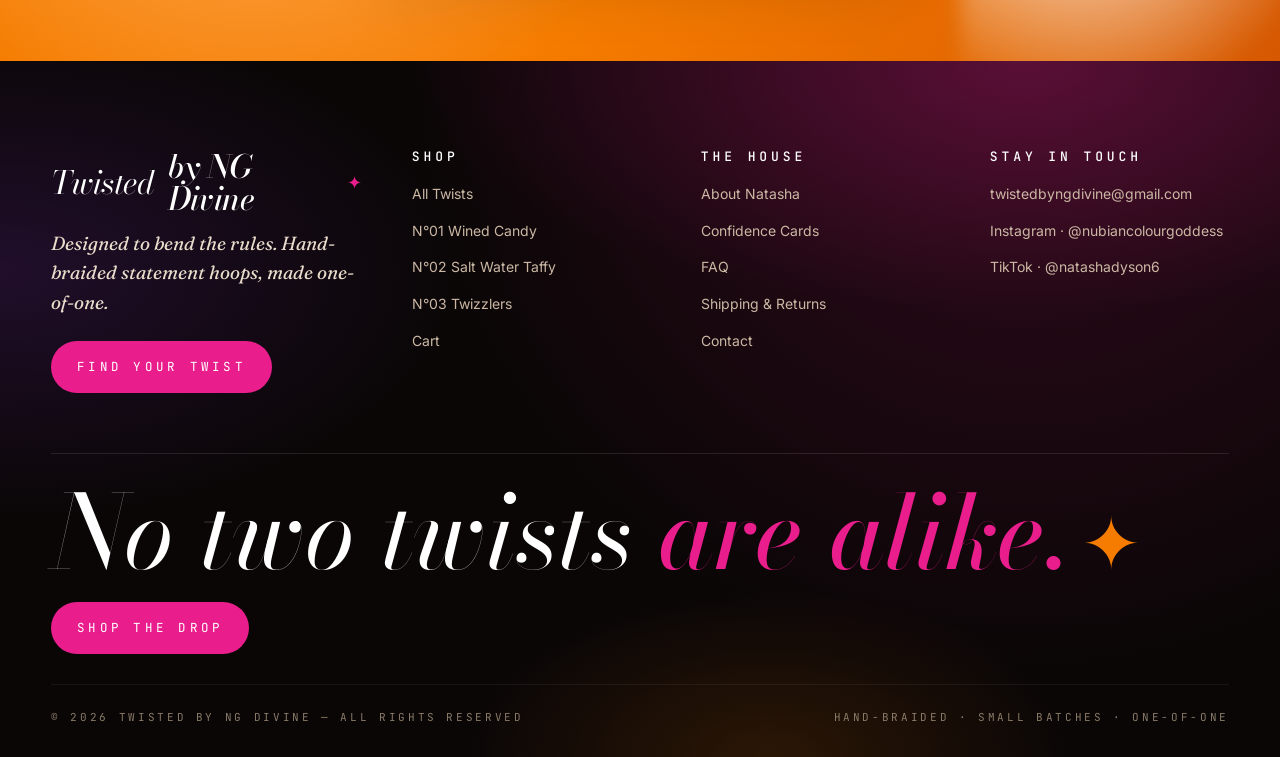
<file: collection.html>
<!doctype html>
<html lang="en">
<head>
<meta charset="utf-8">
<meta name="viewport" content="width=device-width,initial-scale=1">
<title>Collection — Twisted by NG Divine</title>
<link rel="preconnect" href="https://fonts.googleapis.com">
<link rel="preconnect" href="https://fonts.gstatic.com" crossorigin>
<link href="https://fonts.googleapis.com/css2?family=Bodoni+Moda:ital,opsz,wght@0,6..96,400;0,6..96,500;1,6..96,400&family=Fraunces:ital,opsz,wght@0,9..144,400;0,9..144,500;1,9..144,400&family=Inter:wght@400;500&family=JetBrains+Mono:wght@400;500&display=swap" rel="stylesheet">
<link rel="stylesheet" href="/style.css">
</head>
<body>

<div class="announce"><span>Twisted Confidence Collection · Volume 03 · Hand-braided · Limited Release</span></div>

<header class="header">
  <div class="header-inner">
    <a href="index.html" class="brand"><span class="brand-name">Twisted <em>by NG Divine</em></span><b class="vol"><i>N°</i><span>01–03</span></b></a>
    <nav class="nav">
      <a href="index.html">Home</a>
      <a href="shop.html">Shop</a>
      <a href="collections.html" class="active">Collections</a>
      <a href="about.html">About</a>
      <a href="confidence-cards.html">Cards</a>
      <a href="faq.html">FAQ</a>
      <a href="contact.html">Contact</a>
    </nav>
    <div class="header-actions">
      <button class="menu-toggle" aria-label="Open menu"><span class="mt-icon" aria-hidden="true"></span><span class="mt-text">Explore</span></button>
      <a href="cart.html" class="cart-btn"><span class="cb-icon" aria-hidden="true"></span><span class="cb-text">Cart</span><span class="count cart-count">0</span></a>
    </div>
  </div>
</header>

<div id="collection-page"></div>

<section class="news">
  <div class="wrap">
    <span class="eyebrow">Join The Candy Club</span>
    <h2 class="display">First in line<br>for the next drop.</h2>
    <p>Get first access to new drops, new flavors, and exclusive updates.</p>
    <form class="news-form" autocomplete="off">
      <input type="email" placeholder="your@email.com" required>
      <button class="btn btn-primary" type="submit">Join</button>
    </form>
  </div>
</section>

<footer class="footer">
  <div class="footer-grid">
    <div class="footer-brand">
      <div class="brand">Twisted <em style="font-style:italic">by NG Divine</em></div>
      <div class="tagline">Designed to bend the rules. Hand-braided statement hoops, made one-of-one.</div>
      <a href="shop.html" class="btn btn-pink">Find Your Twist</a>
    </div>
    <div class="footer-col"><h4>Shop</h4><ul>
      <li><a href="shop.html">All Twists</a></li>
      <li><a href="collection.html?c=wined-candy">N°01 Wined Candy</a></li>
      <li><a href="collection.html?c=salt-water-taffy">N°02 Salt Water Taffy</a></li>
      <li><a href="collection.html?c=twizzlers">N°03 Twizzlers</a></li>
      <li><a href="cart.html">Cart</a></li>
    </ul></div>
    <div class="footer-col"><h4>The House</h4><ul>
      <li><a href="about.html">About Natasha</a></li>
      <li><a href="confidence-cards.html">Confidence Cards</a></li>
      <li><a href="faq.html">FAQ</a></li>
      <li><a href="shipping.html">Shipping & Returns</a></li>
      <li><a href="contact.html">Contact</a></li>
    </ul></div>
    <div class="footer-col"><h4>Stay In Touch</h4><ul>
      <li><a href="mailto:twistedbyngdivine@gmail.com">twistedbyngdivine@gmail.com</a></li>
      <li><a href="https://instagram.com/nubiancolourgoddess" target="_blank" rel="noopener">Instagram · @nubiancolourgoddess</a></li>
      <li><a href="https://tiktok.com/@natashadyson6" target="_blank" rel="noopener">TikTok · @natashadyson6</a></li>
    </ul></div>
  </div>
  <div class="footer-statement"><div class="big">No two twists <em>are alike.</em></div><a href="shop.html" class="btn btn-pink">Shop The Drop</a></div>
  <div class="footer-bottom"><span>© 2026 Twisted by NG Divine — All rights reserved</span><span>Hand-braided · Small batches · One-of-one</span></div>
</footer>

<script src="/app.js"></script>
</body>
</html>
</file>
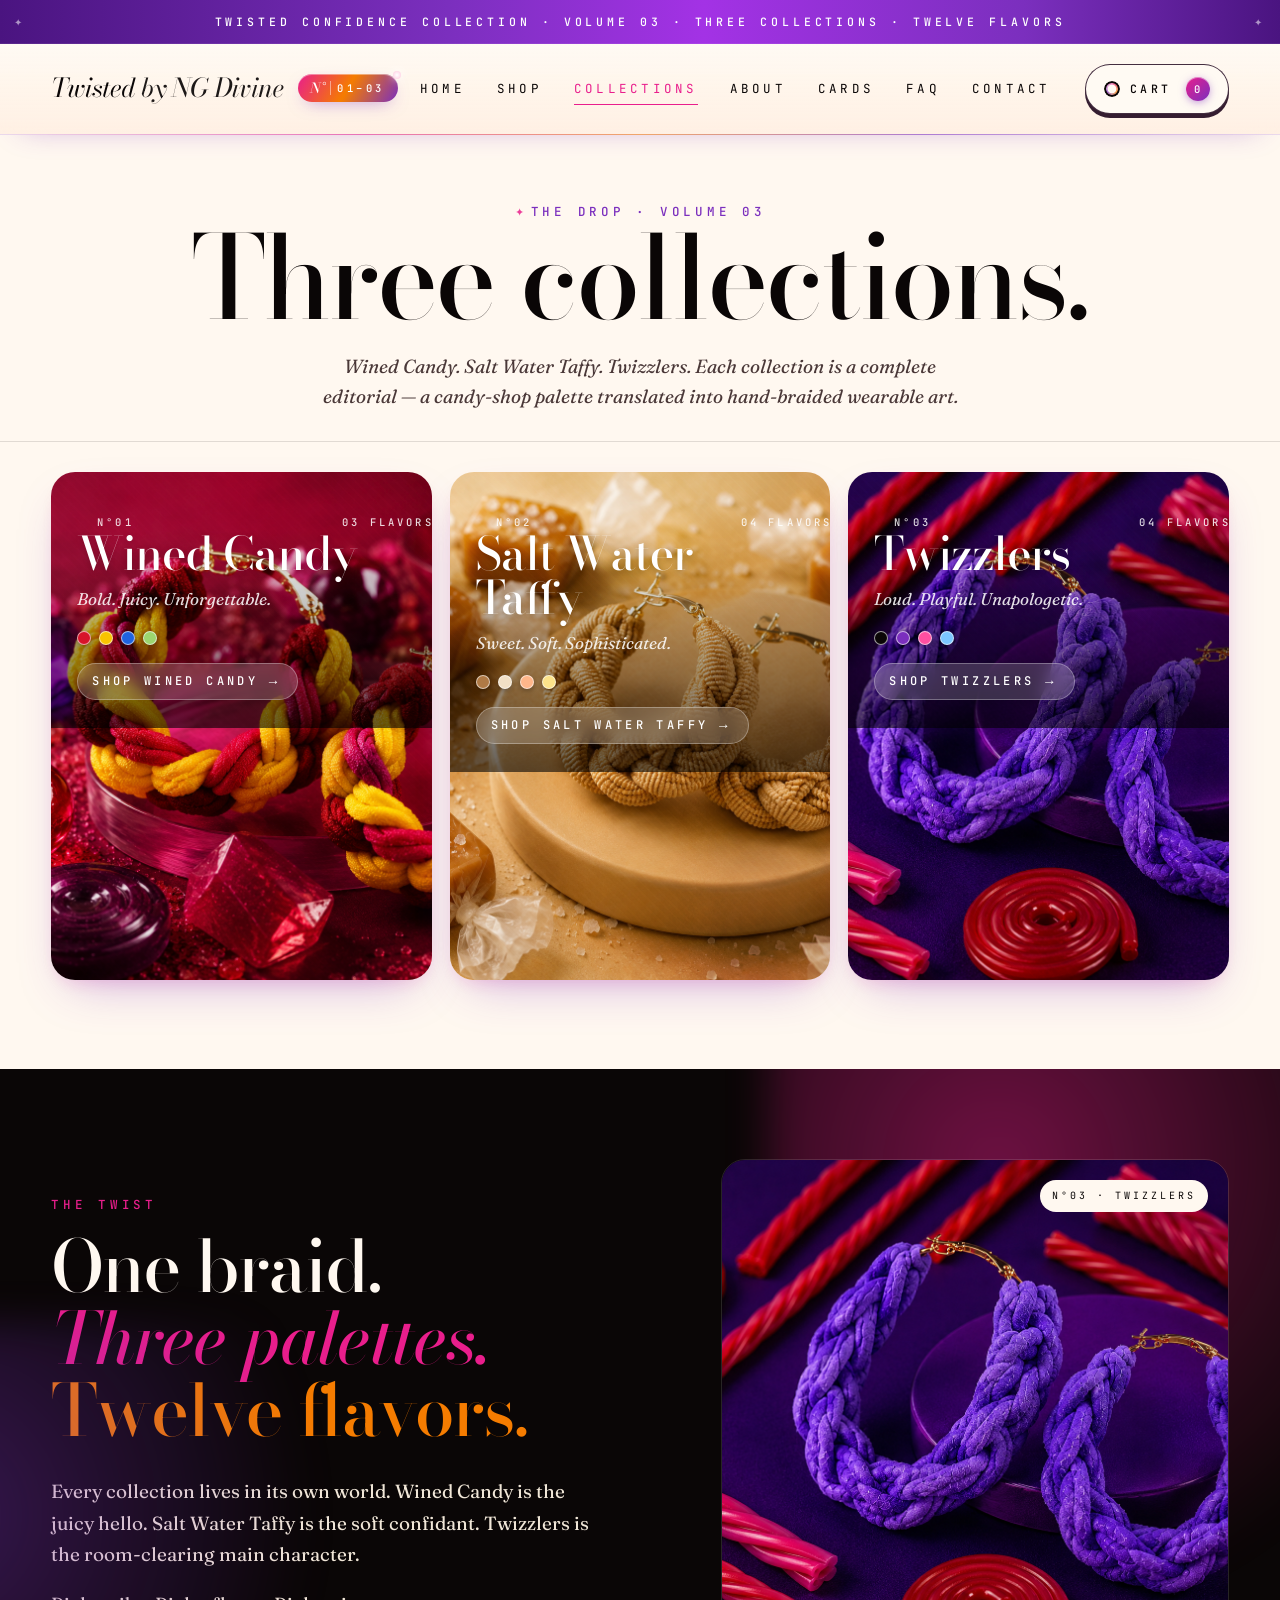
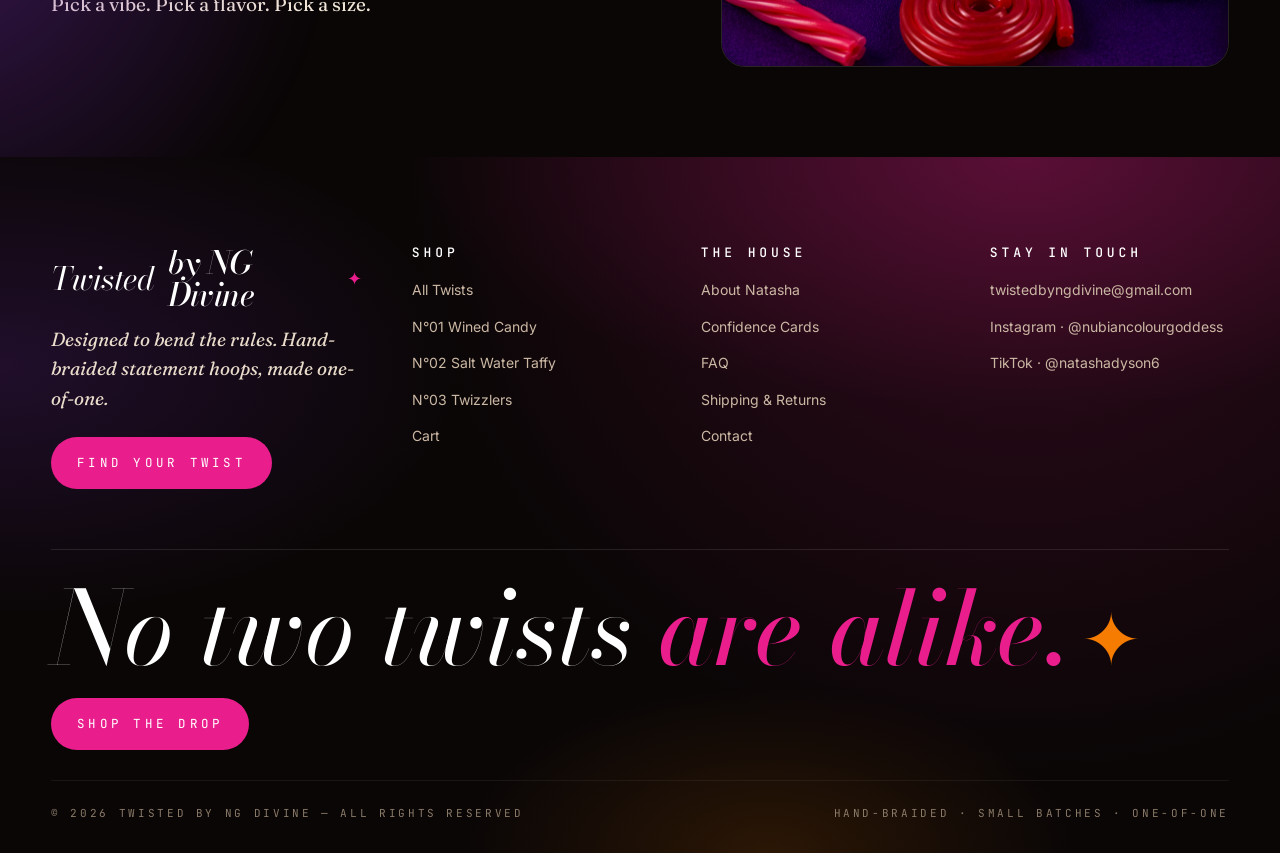
<file: collections.html>
<!doctype html>
<html lang="en">
<head>
<meta charset="utf-8">
<meta name="viewport" content="width=device-width,initial-scale=1">
<title>Collections — Twisted by NG Divine</title>
<meta name="description" content="Three collections of hand-braided fabric statement hoop earrings: Wined Candy, Salt Water Taffy, Twizzlers.">
<link rel="preconnect" href="https://fonts.googleapis.com">
<link rel="preconnect" href="https://fonts.gstatic.com" crossorigin>
<link href="https://fonts.googleapis.com/css2?family=Bodoni+Moda:ital,opsz,wght@0,6..96,400;0,6..96,500;1,6..96,400&family=Fraunces:ital,opsz,wght@0,9..144,400;0,9..144,500;1,9..144,400&family=Inter:wght@400;500&family=JetBrains+Mono:wght@400;500&display=swap" rel="stylesheet">
<link rel="stylesheet" href="/style.css">
</head>
<body>

<div class="announce"><span>Twisted Confidence Collection · Volume 03 · Three Collections · Twelve Flavors</span></div>

<header class="header">
  <div class="header-inner">
    <a href="index.html" class="brand"><span class="brand-name">Twisted <em>by NG Divine</em></span><b class="vol"><i>N°</i><span>01–03</span></b></a>
    <nav class="nav">
      <a href="index.html">Home</a>
      <a href="shop.html">Shop</a>
      <a href="collections.html" class="active">Collections</a>
      <a href="about.html">About</a>
      <a href="confidence-cards.html">Cards</a>
      <a href="faq.html">FAQ</a>
      <a href="contact.html">Contact</a>
    </nav>
    <div class="header-actions">
      <button class="menu-toggle" aria-label="Open menu"><span class="mt-icon" aria-hidden="true"></span><span class="mt-text">Explore</span></button>
      <a href="cart.html" class="cart-btn"><span class="cb-icon" aria-hidden="true"></span><span class="cb-text">Cart</span><span class="count cart-count">0</span></a>
    </div>
  </div>
</header>

<section class="page-hero">
  <span class="eyebrow">The Drop · Volume 03</span>
  <h1>Three collections.</h1>
  <p>Wined Candy. Salt Water Taffy. Twizzlers. Each collection is a complete editorial — a candy-shop palette translated into hand-braided wearable art.</p>
</section>

<section id="collections" style="padding-top:30px">
  <div class="flavors">
    <a href="collection.html?c=wined-candy" class="flavor" data-reveal>
      <img src="/wined-candy.png" alt="Wined Candy collection">
      <div class="meta"><span>N°01</span><span>03 Flavors</span></div>
      <div class="body">
        <h3>Wined Candy</h3>
        <div class="sub">Bold. Juicy. Unforgettable.</div>
        <div class="swatches"><i class="sw" style="background:#D7142A"></i><i class="sw" style="background:#F8C400"></i><i class="sw" style="background:#1E63E0"></i><i class="sw" style="background:#9CD66E"></i></div>
        <div class="more">Shop Wined Candy</div>
      </div>
    </a>
    <a href="collection.html?c=salt-water-taffy" class="flavor" data-reveal>
      <img src="/salt-water-taffy.png" alt="Salt Water Taffy collection">
      <div class="meta"><span>N°02</span><span>04 Flavors</span></div>
      <div class="body">
        <h3>Salt Water Taffy</h3>
        <div class="sub">Sweet. Soft. Sophisticated.</div>
        <div class="swatches"><i class="sw" style="background:#B07A45"></i><i class="sw" style="background:#F2E0C6"></i><i class="sw" style="background:#FFB68A"></i><i class="sw" style="background:#FCE38A"></i></div>
        <div class="more">Shop Salt Water Taffy</div>
      </div>
    </a>
    <a href="collection.html?c=twizzlers" class="flavor" data-reveal>
      <img src="/twizzlers.png" alt="Twizzlers collection">
      <div class="meta"><span>N°03</span><span>04 Flavors</span></div>
      <div class="body">
        <h3>Twizzlers</h3>
        <div class="sub">Loud. Playful. Unapologetic.</div>
        <div class="swatches"><i class="sw" style="background:#0A0606"></i><i class="sw" style="background:#7B2FBE"></i><i class="sw" style="background:#FF4FA1"></i><i class="sw" style="background:#7BC7FF"></i></div>
        <div class="more">Shop Twizzlers</div>
      </div>
    </a>
  </div>
</section>

<section class="twist">
  <div class="wrap">
    <div data-reveal>
      <span class="eyebrow" style="color:var(--pink)">The Twist</span>
      <h2 class="display" style="margin-top:14px">
        <span style="display:block">One braid.</span>
        <span class="pink" style="display:block">Three palettes.</span>
        <span class="org" style="display:block">Twelve flavors.</span>
      </h2>
      <div class="copy">
        <p>Every collection lives in its own world. Wined Candy is the juicy hello. Salt Water Taffy is the soft confidant. Twizzlers is the room-clearing main character.</p>
        <p>Pick a vibe. Pick a flavor. Pick a size.</p>
      </div>
    </div>
    <div class="twist-figure" data-reveal>
      <span class="badge">N°03 · Twizzlers</span>
      <img src="/twizzlers.png" alt="Twizzlers collection detail">
    </div>
  </div>
</section>

<footer class="footer">
  <div class="footer-grid">
    <div class="footer-brand">
      <div class="brand">Twisted <em style="font-style:italic">by NG Divine</em></div>
      <div class="tagline">Designed to bend the rules. Hand-braided statement hoops, made one-of-one.</div>
      <a href="shop.html" class="btn btn-pink">Find Your Twist</a>
    </div>
    <div class="footer-col"><h4>Shop</h4><ul>
      <li><a href="shop.html">All Twists</a></li>
      <li><a href="collection.html?c=wined-candy">N°01 Wined Candy</a></li>
      <li><a href="collection.html?c=salt-water-taffy">N°02 Salt Water Taffy</a></li>
      <li><a href="collection.html?c=twizzlers">N°03 Twizzlers</a></li>
      <li><a href="cart.html">Cart</a></li>
    </ul></div>
    <div class="footer-col"><h4>The House</h4><ul>
      <li><a href="about.html">About Natasha</a></li>
      <li><a href="confidence-cards.html">Confidence Cards</a></li>
      <li><a href="faq.html">FAQ</a></li>
      <li><a href="shipping.html">Shipping & Returns</a></li>
      <li><a href="contact.html">Contact</a></li>
    </ul></div>
    <div class="footer-col"><h4>Stay In Touch</h4><ul>
      <li><a href="mailto:twistedbyngdivine@gmail.com">twistedbyngdivine@gmail.com</a></li>
      <li><a href="https://instagram.com/nubiancolourgoddess" target="_blank" rel="noopener">Instagram · @nubiancolourgoddess</a></li>
      <li><a href="https://tiktok.com/@natashadyson6" target="_blank" rel="noopener">TikTok · @natashadyson6</a></li>
    </ul></div>
  </div>
  <div class="footer-statement"><div class="big">No two twists <em>are alike.</em></div><a href="shop.html" class="btn btn-pink">Shop The Drop</a></div>
  <div class="footer-bottom"><span>© 2026 Twisted by NG Divine — All rights reserved</span><span>Hand-braided · Small batches · One-of-one</span></div>
</footer>

<script src="/app.js"></script>
</body>
</html>
</file>
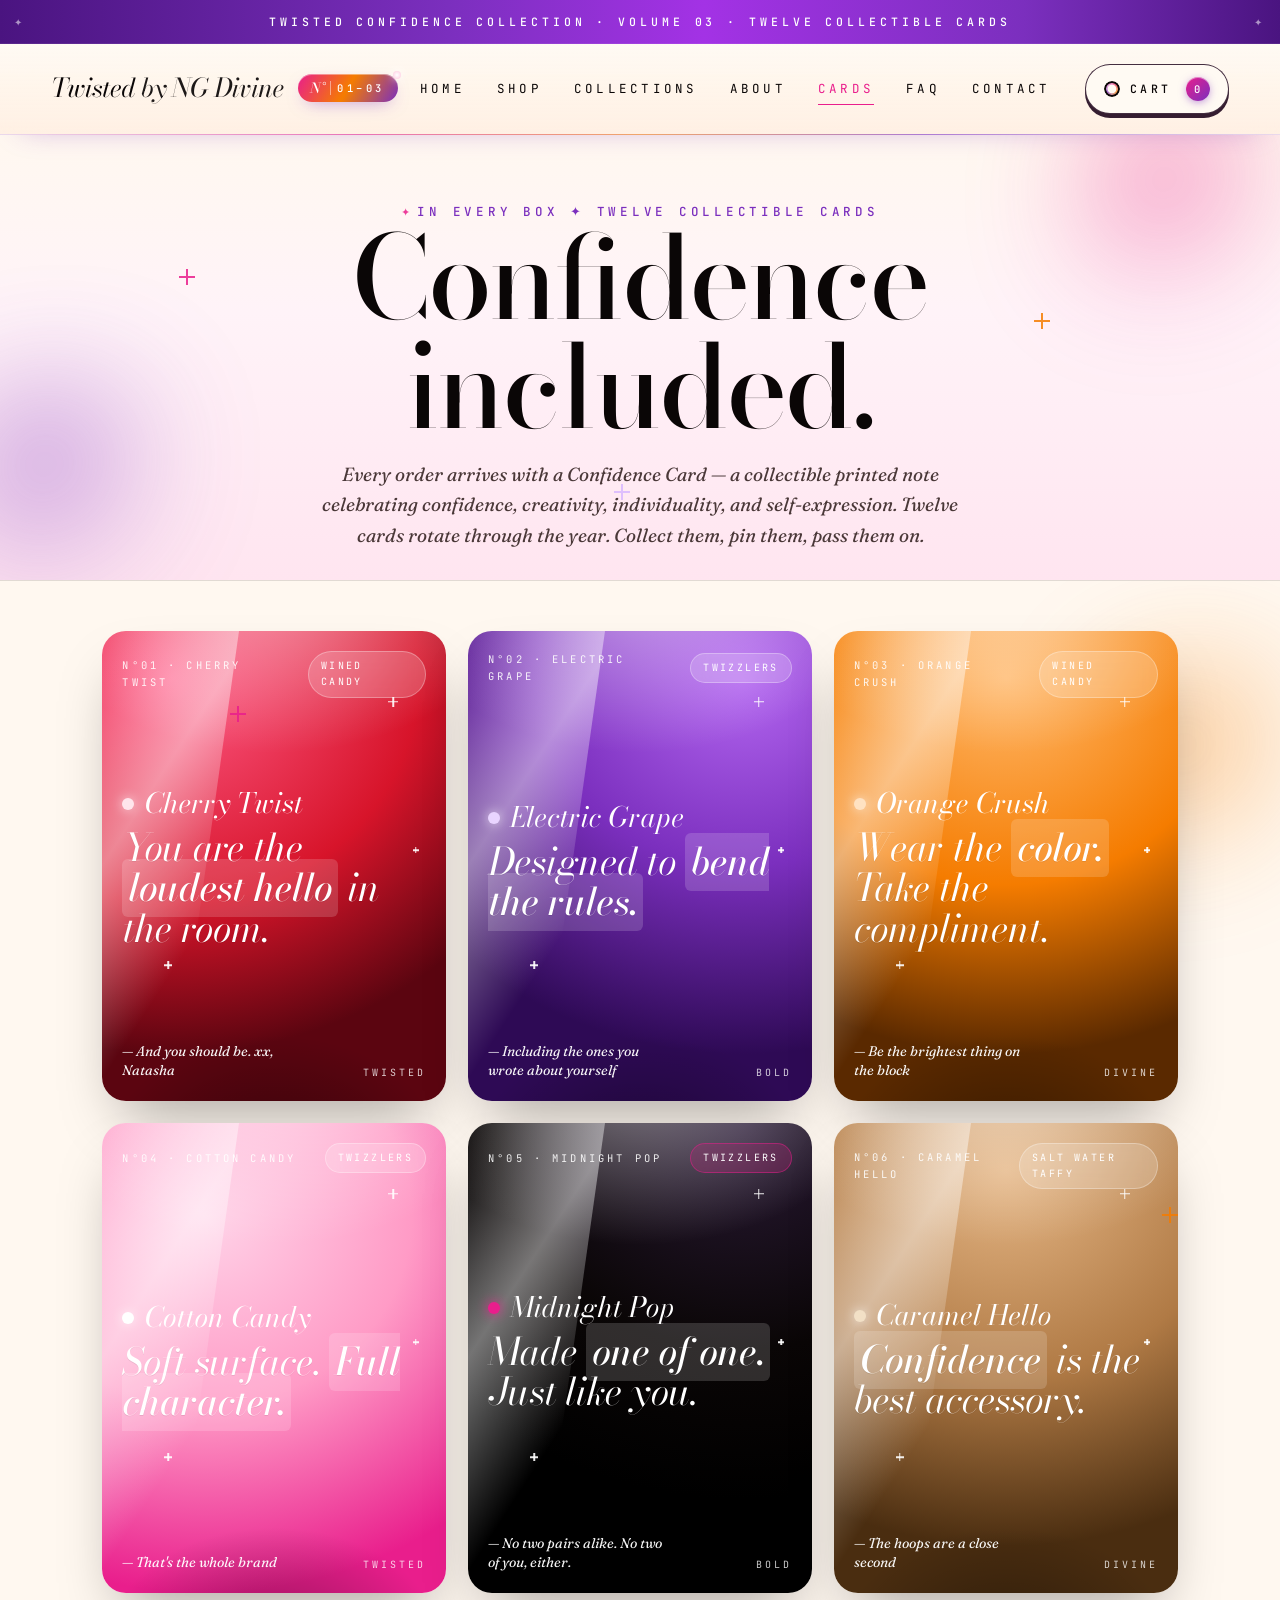
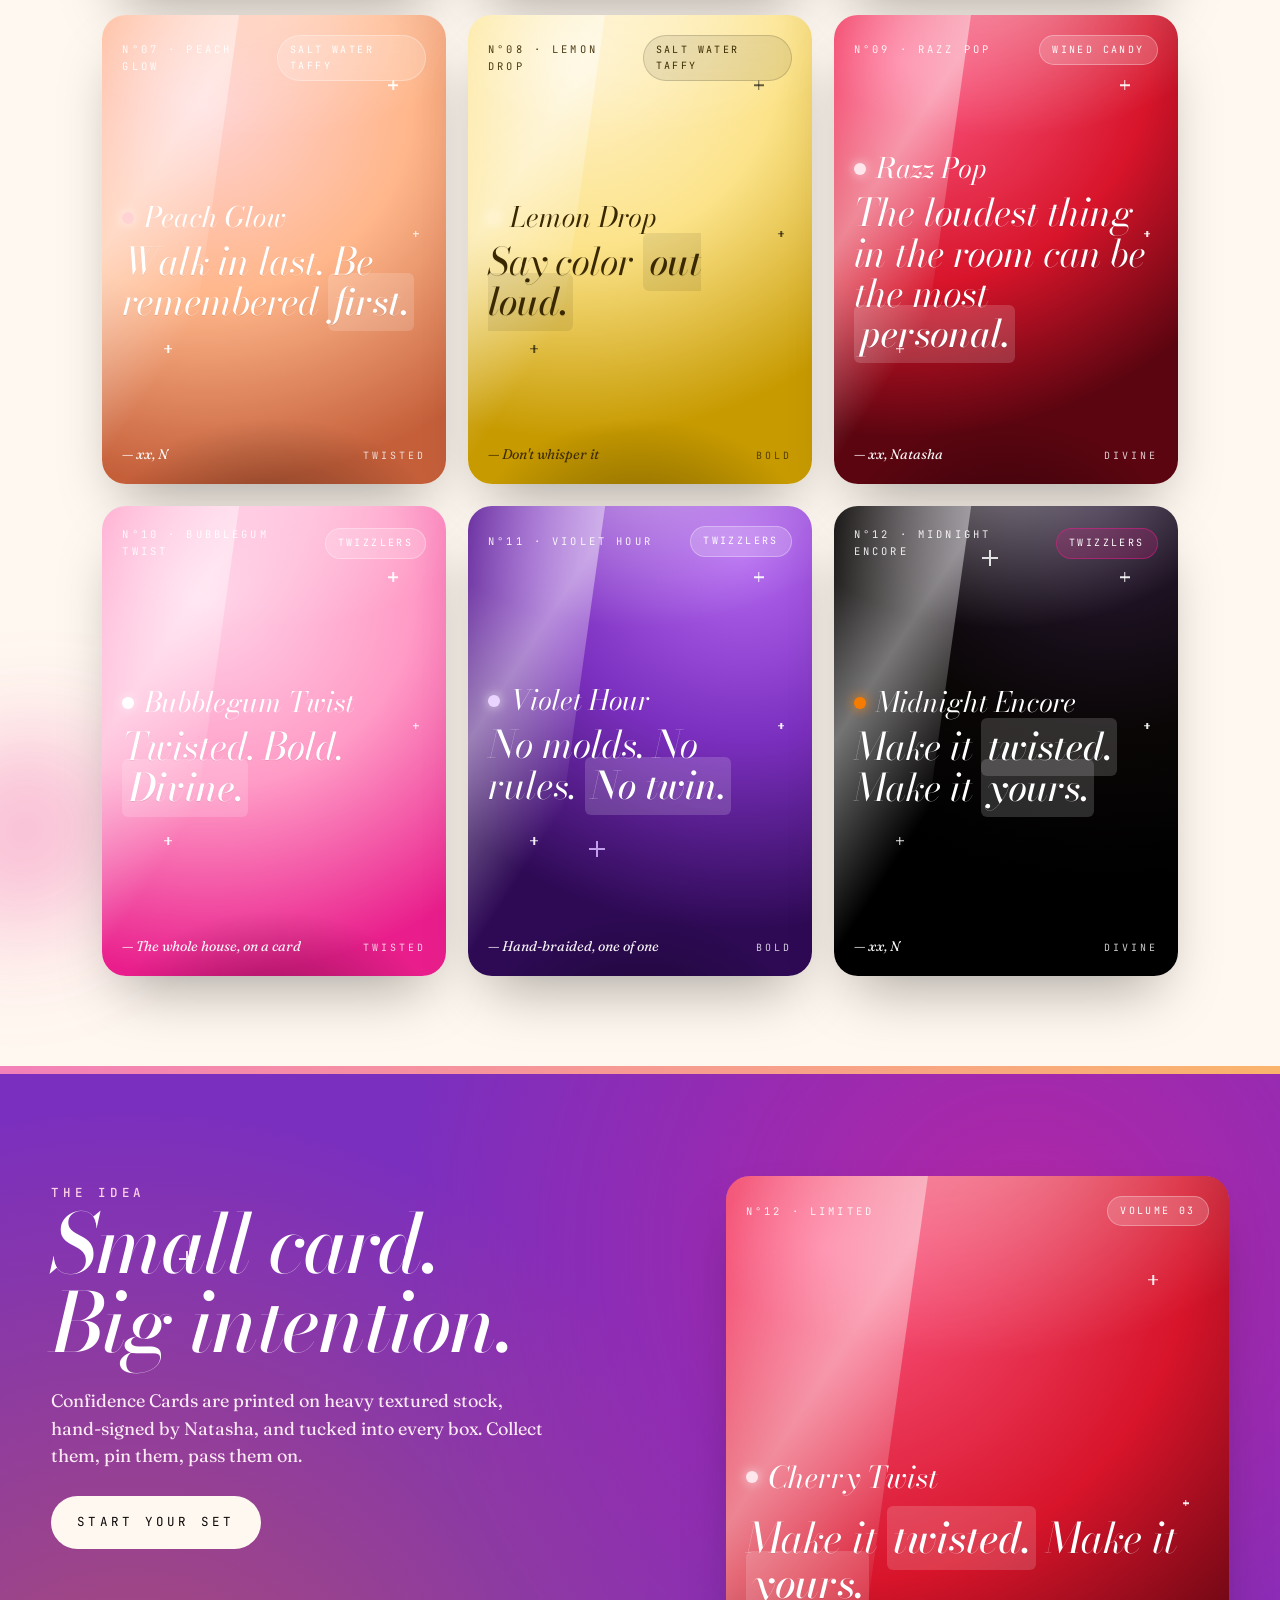
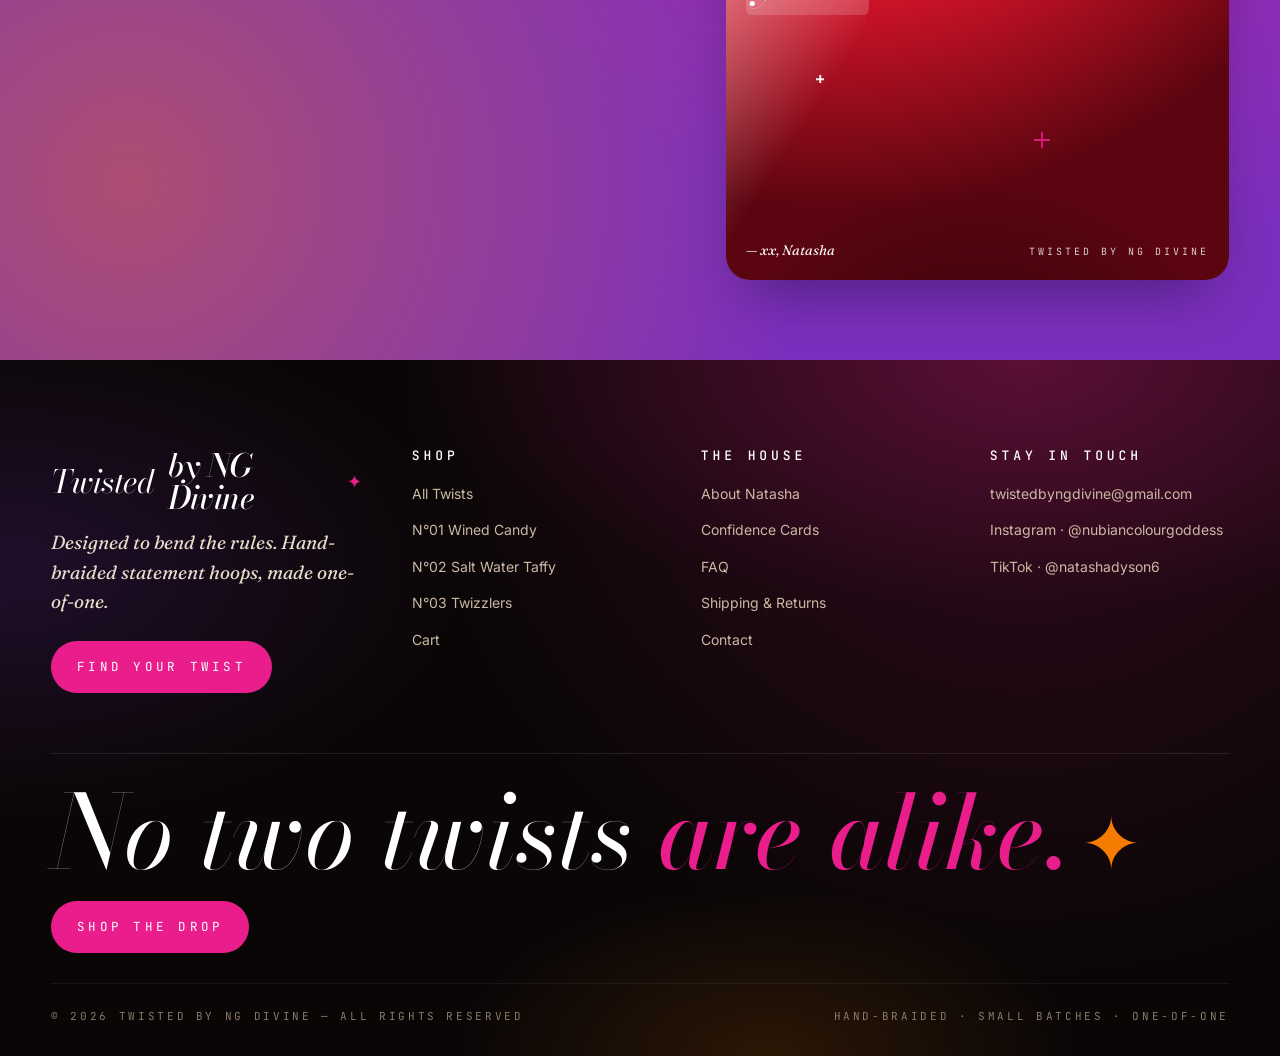
<file: confidence-cards.html>
<!doctype html>
<html lang="en">
<head>
<meta charset="utf-8">
<meta name="viewport" content="width=device-width,initial-scale=1">
<title>Confidence Cards — Twisted by NG Divine</title>
<link rel="preconnect" href="https://fonts.googleapis.com">
<link rel="preconnect" href="https://fonts.gstatic.com" crossorigin>
<link href="https://fonts.googleapis.com/css2?family=Bodoni+Moda:ital,opsz,wght@0,6..96,400;0,6..96,500;1,6..96,400&family=Fraunces:ital,opsz,wght@0,9..144,400;0,9..144,500;1,9..144,400&family=Inter:wght@400;500&family=JetBrains+Mono:wght@400;500&display=swap" rel="stylesheet">
<link rel="stylesheet" href="/style.css">
<style>
@media (max-width:900px){.cards-grid{grid-template-columns:1fr}}
</style>
</head>
<body>

<div class="announce"><span>Twisted Confidence Collection · Volume 03 · Twelve Collectible Cards</span></div>

<header class="header">
  <div class="header-inner">
    <a href="index.html" class="brand"><span class="brand-name">Twisted <em>by NG Divine</em></span><b class="vol"><i>N°</i><span>01–03</span></b></a>
    <nav class="nav">
      <a href="index.html">Home</a>
      <a href="shop.html">Shop</a>
      <a href="collections.html">Collections</a>
      <a href="about.html">About</a>
      <a href="confidence-cards.html" class="active">Cards</a>
      <a href="faq.html">FAQ</a>
      <a href="contact.html">Contact</a>
    </nav>
    <div class="header-actions">
      <button class="menu-toggle" aria-label="Open menu"><span class="mt-icon" aria-hidden="true"></span><span class="mt-text">Explore</span></button>
      <a href="cart.html" class="cart-btn"><span class="cb-icon" aria-hidden="true"></span><span class="cb-text">Cart</span><span class="count cart-count">0</span></a>
    </div>
  </div>
</header>

<section class="page-hero section-tint-pink" style="position:relative;overflow:hidden">
  <span class="orb pink small" style="top:-40px;right:-40px"></span>
  <span class="orb purple small" style="bottom:-40px;left:-40px"></span>
  <div class="twinkles">
    <span class="sparkle-star pink" style="top:30%;left:14%"></span>
    <span class="sparkle-star orange" style="top:40%;right:18%;animation-delay:.7s"></span>
    <span class="sparkle-star purple" style="bottom:18%;left:48%;animation-delay:1.1s"></span>
  </div>
  <span class="eyebrow">In Every Box ✦ Twelve Collectible Cards</span>
  <h1>Confidence<br>included.</h1>
  <p>Every order arrives with a Confidence Card — a collectible printed note celebrating confidence, creativity, individuality, and self-expression. Twelve cards rotate through the year. Collect them, pin them, pass them on.</p>
</section>

<section style="padding-top:50px;position:relative;overflow:hidden">
  <span class="orb orange small" style="top:80px;right:-60px"></span>
  <span class="orb pink small" style="bottom:80px;left:-60px"></span>
  <div class="twinkles">
    <span class="sparkle-star pink" style="top:6%;left:18%"></span>
    <span class="sparkle-star orange" style="top:30%;right:8%;animation-delay:.7s"></span>
    <span class="sparkle-star purple" style="bottom:10%;left:46%;animation-delay:1.1s"></span>
    <span class="sparkle-star white" style="bottom:24%;right:22%;animation-delay:.4s"></span>
  </div>

  <div class="cards-collection">

    <article class="collectible cherry" data-reveal>
      <span class="gloss"></span><i class="csp a"></i><i class="csp b"></i><i class="csp c"></i>
      <div class="col-head"><span class="col-num">N°01 · Cherry Twist</span><span class="col-stamp">Wined Candy</span></div>
      <div>
        <div class="col-flavor"><i style="background:#ffe5ec"></i> Cherry Twist</div>
        <div class="col-quote">You are the <em>loudest hello</em> in the room.</div>
      </div>
      <div class="col-bot"><div class="col-sig">— And you should be. xx, Natasha</div><div class="col-mark">Twisted</div></div>
    </article>

    <article class="collectible grape" data-reveal>
      <span class="gloss"></span><i class="csp a"></i><i class="csp b"></i><i class="csp c"></i>
      <div class="col-head"><span class="col-num">N°02 · Electric Grape</span><span class="col-stamp">Twizzlers</span></div>
      <div>
        <div class="col-flavor"><i style="background:#e9d4ff"></i> Electric Grape</div>
        <div class="col-quote">Designed to <em>bend the rules.</em></div>
      </div>
      <div class="col-bot"><div class="col-sig">— Including the ones you wrote about yourself</div><div class="col-mark">Bold</div></div>
    </article>

    <article class="collectible orange" data-reveal>
      <span class="gloss"></span><i class="csp a"></i><i class="csp b"></i><i class="csp c"></i>
      <div class="col-head"><span class="col-num">N°03 · Orange Crush</span><span class="col-stamp">Wined Candy</span></div>
      <div>
        <div class="col-flavor"><i style="background:#ffe2c2"></i> Orange Crush</div>
        <div class="col-quote">Wear the <em>color.</em> Take the compliment.</div>
      </div>
      <div class="col-bot"><div class="col-sig">— Be the brightest thing on the block</div><div class="col-mark">Divine</div></div>
    </article>

    <article class="collectible cotton" data-reveal>
      <span class="gloss"></span><i class="csp a"></i><i class="csp b"></i><i class="csp c"></i>
      <div class="col-head"><span class="col-num">N°04 · Cotton Candy</span><span class="col-stamp">Twizzlers</span></div>
      <div>
        <div class="col-flavor"><i style="background:#fff"></i> Cotton Candy</div>
        <div class="col-quote">Soft surface. <em>Full character.</em></div>
      </div>
      <div class="col-bot"><div class="col-sig">— That's the whole brand</div><div class="col-mark">Twisted</div></div>
    </article>

    <article class="collectible midnight" data-reveal>
      <span class="gloss"></span><i class="csp a"></i><i class="csp b"></i><i class="csp c"></i>
      <div class="col-head"><span class="col-num">N°05 · Midnight Pop</span><span class="col-stamp">Twizzlers</span></div>
      <div>
        <div class="col-flavor"><i style="background:var(--pink);box-shadow:0 0 12px var(--pink)"></i> Midnight Pop</div>
        <div class="col-quote">Made <em>one of one.</em> Just like you.</div>
      </div>
      <div class="col-bot"><div class="col-sig">— No two pairs alike. No two of you, either.</div><div class="col-mark">Bold</div></div>
    </article>

    <article class="collectible caramel" data-reveal>
      <span class="gloss"></span><i class="csp a"></i><i class="csp b"></i><i class="csp c"></i>
      <div class="col-head"><span class="col-num">N°06 · Caramel Hello</span><span class="col-stamp">Salt Water Taffy</span></div>
      <div>
        <div class="col-flavor"><i style="background:#f2e0c6"></i> Caramel Hello</div>
        <div class="col-quote"><em>Confidence</em> is the best accessory.</div>
      </div>
      <div class="col-bot"><div class="col-sig">— The hoops are a close second</div><div class="col-mark">Divine</div></div>
    </article>

    <article class="collectible peach" data-reveal>
      <span class="gloss"></span><i class="csp a"></i><i class="csp b"></i><i class="csp c"></i>
      <div class="col-head"><span class="col-num">N°07 · Peach Glow</span><span class="col-stamp">Salt Water Taffy</span></div>
      <div>
        <div class="col-flavor"><i style="background:#ffd3d3"></i> Peach Glow</div>
        <div class="col-quote">Walk in last. Be remembered <em>first.</em></div>
      </div>
      <div class="col-bot"><div class="col-sig">— xx, N</div><div class="col-mark">Twisted</div></div>
    </article>

    <article class="collectible lemon" data-reveal>
      <span class="gloss"></span><i class="csp a"></i><i class="csp b"></i><i class="csp c"></i>
      <div class="col-head"><span class="col-num">N°08 · Lemon Drop</span><span class="col-stamp">Salt Water Taffy</span></div>
      <div>
        <div class="col-flavor"><i style="background:#fff2cc"></i> Lemon Drop</div>
        <div class="col-quote">Say color <em>out loud.</em></div>
      </div>
      <div class="col-bot"><div class="col-sig">— Don't whisper it</div><div class="col-mark">Bold</div></div>
    </article>

    <article class="collectible cherry" data-reveal>
      <span class="gloss"></span><i class="csp a"></i><i class="csp b"></i><i class="csp c"></i>
      <div class="col-head"><span class="col-num">N°09 · Razz Pop</span><span class="col-stamp">Wined Candy</span></div>
      <div>
        <div class="col-flavor"><i style="background:#ffe5ec"></i> Razz Pop</div>
        <div class="col-quote">The loudest thing in the room can be the most <em>personal.</em></div>
      </div>
      <div class="col-bot"><div class="col-sig">— xx, Natasha</div><div class="col-mark">Divine</div></div>
    </article>

    <article class="collectible cotton" data-reveal>
      <span class="gloss"></span><i class="csp a"></i><i class="csp b"></i><i class="csp c"></i>
      <div class="col-head"><span class="col-num">N°10 · Bubblegum Twist</span><span class="col-stamp">Twizzlers</span></div>
      <div>
        <div class="col-flavor"><i style="background:#fff"></i> Bubblegum Twist</div>
        <div class="col-quote">Twisted. Bold. <em>Divine.</em></div>
      </div>
      <div class="col-bot"><div class="col-sig">— The whole house, on a card</div><div class="col-mark">Twisted</div></div>
    </article>

    <article class="collectible grape" data-reveal>
      <span class="gloss"></span><i class="csp a"></i><i class="csp b"></i><i class="csp c"></i>
      <div class="col-head"><span class="col-num">N°11 · Violet Hour</span><span class="col-stamp">Twizzlers</span></div>
      <div>
        <div class="col-flavor"><i style="background:#e9d4ff"></i> Violet Hour</div>
        <div class="col-quote">No molds. No rules. <em>No twin.</em></div>
      </div>
      <div class="col-bot"><div class="col-sig">— Hand-braided, one of one</div><div class="col-mark">Bold</div></div>
    </article>

    <article class="collectible midnight" data-reveal>
      <span class="gloss"></span><i class="csp a"></i><i class="csp b"></i><i class="csp c"></i>
      <div class="col-head"><span class="col-num">N°12 · Midnight Encore</span><span class="col-stamp">Twizzlers</span></div>
      <div>
        <div class="col-flavor"><i style="background:var(--orange);box-shadow:0 0 12px var(--orange)"></i> Midnight Encore</div>
        <div class="col-quote">Make it <em>twisted.</em> Make it <em>yours.</em></div>
      </div>
      <div class="col-bot"><div class="col-sig">— xx, N</div><div class="col-mark">Divine</div></div>
    </article>

  </div>
</section>

<div class="connector"></div>

<section class="cc">
  <div class="twinkles">
    <span class="sparkle-star white" style="top:20%;left:14%"></span>
    <span class="sparkle-star pink" style="bottom:24%;right:18%;animation-delay:.6s"></span>
  </div>
  <div class="wrap">
    <div data-reveal>
      <span class="eyebrow" style="color:#ffd3e8">The Idea</span>
      <h2 class="display"><em>Small card.</em><br>Big intention.</h2>
      <p>Confidence Cards are printed on heavy textured stock, hand-signed by Natasha, and tucked into every box. Collect them, pin them, pass them on.</p>
      <div style="margin-top:26px"><a href="shop.html" class="btn btn-cream">Start Your Set</a></div>
    </div>
    <div class="collectible cherry" data-reveal style="aspect-ratio:5/7">
      <span class="gloss"></span><i class="csp a"></i><i class="csp b"></i><i class="csp c"></i>
      <div class="col-head"><span class="col-num">N°12 · Limited</span><span class="col-stamp">Volume 03</span></div>
      <div>
        <div class="col-flavor" style="font-size:30px"><i style="background:#ffe5ec"></i> Cherry Twist</div>
        <div class="col-quote" style="font-size:42px;margin-top:24px">Make it <em>twisted.</em> Make it <em>yours.</em></div>
      </div>
      <div class="col-bot"><div class="col-sig">— xx, Natasha</div><div class="col-mark">Twisted by NG Divine</div></div>
    </div>
  </div>
</section>

<footer class="footer">
  <div class="footer-grid">
    <div class="footer-brand"><div class="brand">Twisted <em style="font-style:italic">by NG Divine</em></div>
      <div class="tagline">Designed to bend the rules. Hand-braided statement hoops, made one-of-one.</div>
      <a href="shop.html" class="btn btn-pink">Find Your Twist</a></div>
    <div class="footer-col"><h4>Shop</h4><ul>
      <li><a href="shop.html">All Twists</a></li>
      <li><a href="collection.html?c=wined-candy">N°01 Wined Candy</a></li>
      <li><a href="collection.html?c=salt-water-taffy">N°02 Salt Water Taffy</a></li>
      <li><a href="collection.html?c=twizzlers">N°03 Twizzlers</a></li>
      <li><a href="cart.html">Cart</a></li>
    </ul></div>
    <div class="footer-col"><h4>The House</h4><ul>
      <li><a href="about.html">About Natasha</a></li>
      <li><a href="confidence-cards.html">Confidence Cards</a></li>
      <li><a href="faq.html">FAQ</a></li>
      <li><a href="shipping.html">Shipping & Returns</a></li>
      <li><a href="contact.html">Contact</a></li>
    </ul></div>
    <div class="footer-col"><h4>Stay In Touch</h4><ul>
      <li><a href="mailto:twistedbyngdivine@gmail.com">twistedbyngdivine@gmail.com</a></li>
      <li><a href="https://instagram.com/nubiancolourgoddess" target="_blank" rel="noopener">Instagram · @nubiancolourgoddess</a></li>
      <li><a href="https://tiktok.com/@natashadyson6" target="_blank" rel="noopener">TikTok · @natashadyson6</a></li>
    </ul></div>
  </div>
  <div class="footer-statement"><div class="big">No two twists <em>are alike.</em></div><a href="shop.html" class="btn btn-pink">Shop The Drop</a></div>
  <div class="footer-bottom"><span>© 2026 Twisted by NG Divine — All rights reserved</span><span>Hand-braided · Small batches · One-of-one</span></div>
</footer>

<script src="/app.js"></script>
</body>
</html>
</file>
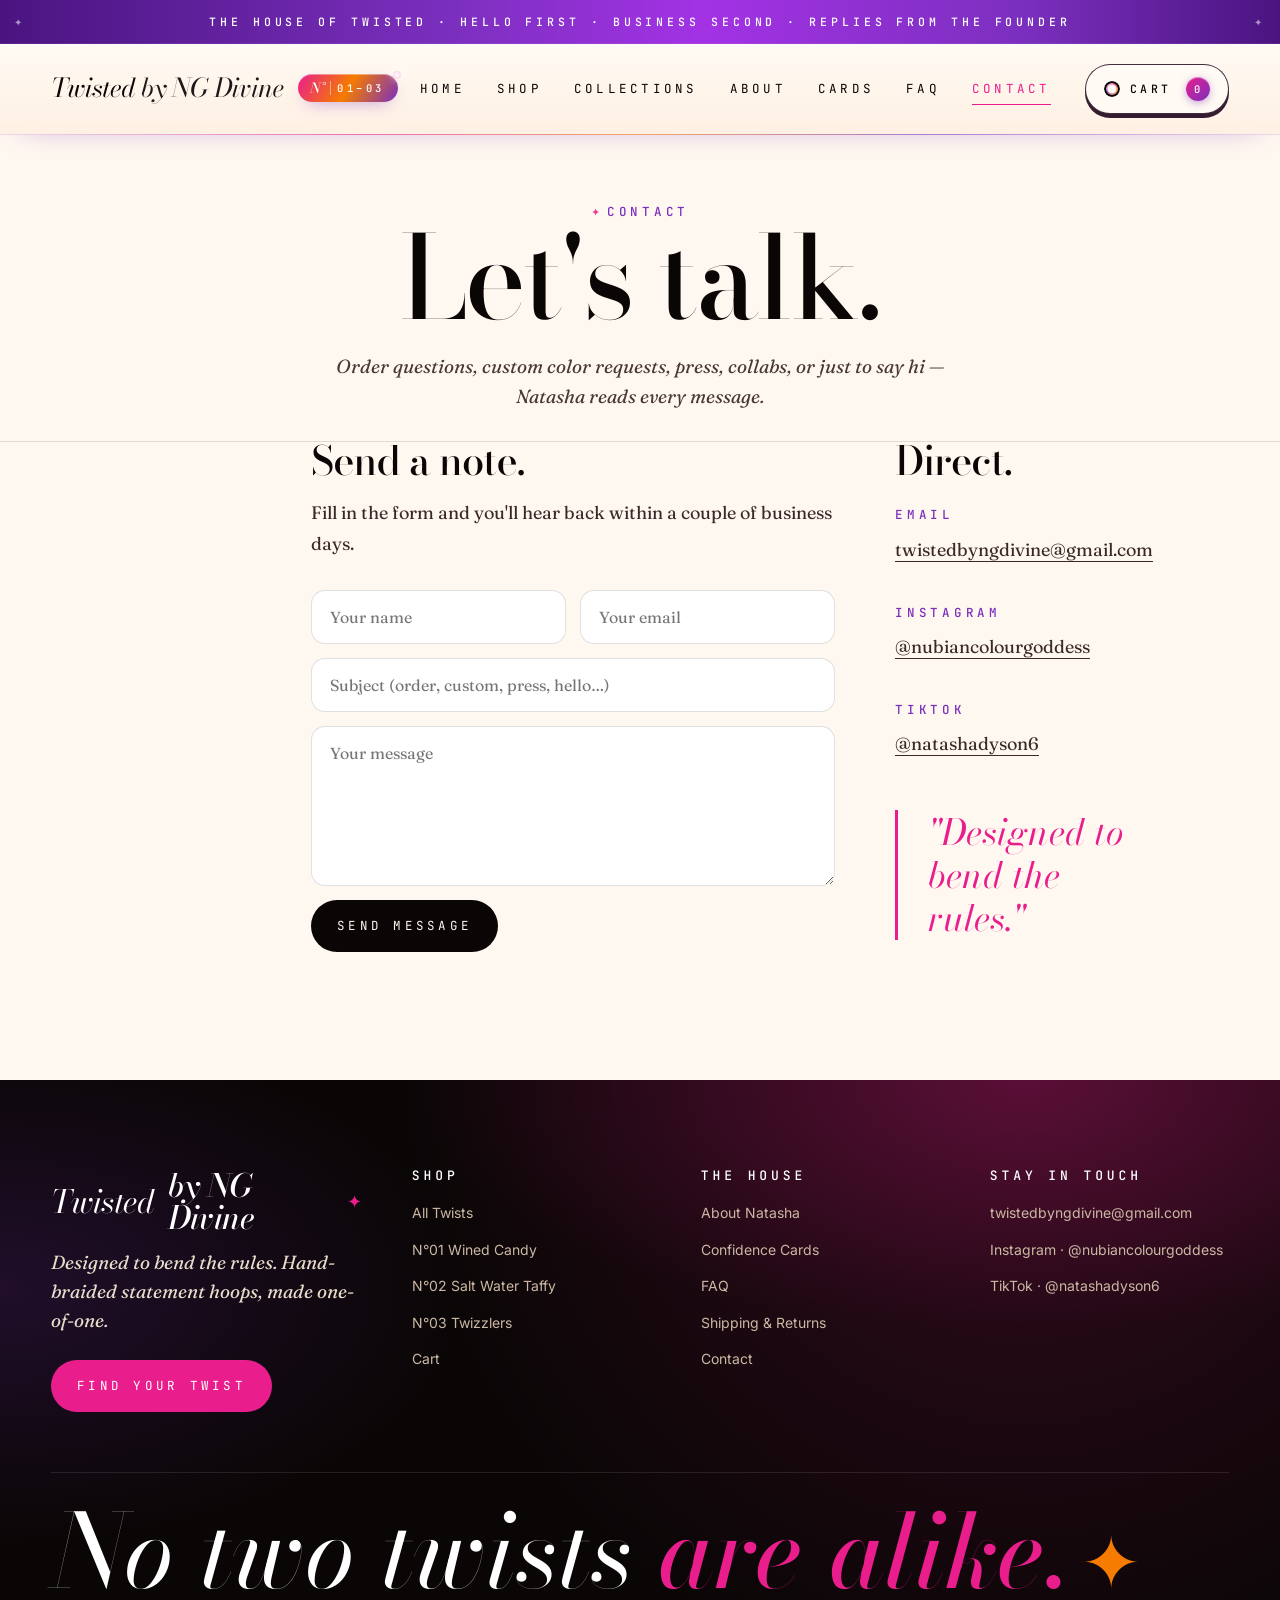
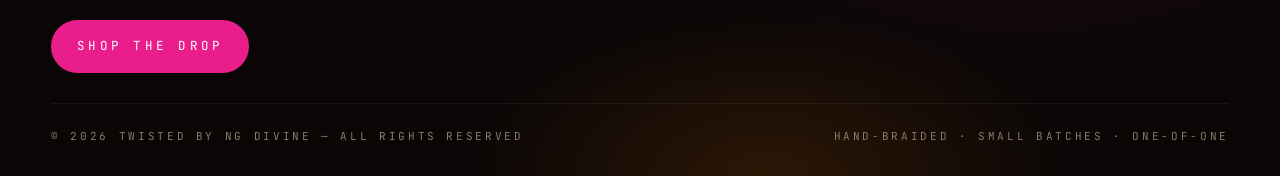
<file: contact.html>
<!doctype html>
<html lang="en">
<head>
<meta charset="utf-8">
<meta name="viewport" content="width=device-width,initial-scale=1">
<title>Contact — Twisted by NG Divine</title>
<link rel="preconnect" href="https://fonts.googleapis.com">
<link rel="preconnect" href="https://fonts.gstatic.com" crossorigin>
<link href="https://fonts.googleapis.com/css2?family=Bodoni+Moda:ital,opsz,wght@0,6..96,400;0,6..96,500;1,6..96,400&family=Fraunces:ital,opsz,wght@0,9..144,400;0,9..144,500;1,9..144,400&family=Inter:wght@400;500&family=JetBrains+Mono:wght@400;500&display=swap" rel="stylesheet">
<link rel="stylesheet" href="/style.css">
</head>
<body>

<div class="announce"><span>The House of Twisted · Hello First · Business Second · Replies from the Founder</span></div>

<header class="header">
  <div class="header-inner">
    <a href="index.html" class="brand"><span class="brand-name">Twisted <em>by NG Divine</em></span><b class="vol"><i>N°</i><span>01–03</span></b></a>
    <nav class="nav">
      <a href="index.html">Home</a>
      <a href="shop.html">Shop</a>
      <a href="collections.html">Collections</a>
      <a href="about.html">About</a>
      <a href="confidence-cards.html">Cards</a>
      <a href="faq.html">FAQ</a>
      <a href="contact.html" class="active">Contact</a>
    </nav>
    <div class="header-actions">
      <button class="menu-toggle" aria-label="Open menu"><span class="mt-icon" aria-hidden="true"></span><span class="mt-text">Explore</span></button>
      <a href="cart.html" class="cart-btn"><span class="cb-icon" aria-hidden="true"></span><span class="cb-text">Cart</span><span class="count cart-count">0</span></a>
    </div>
  </div>
</header>

<section class="page-hero">
  <span class="eyebrow">Contact</span>
  <h1>Let's talk.</h1>
  <p>Order questions, custom color requests, press, collabs, or just to say hi — Natasha reads every message.</p>
</section>

<section class="long">
  <div style="display:grid;grid-template-columns:1fr 1fr;gap:60px" class="contact-grid">
    <div>
      <h2 style="margin-top:0">Send a note.</h2>
      <p>Fill in the form and you'll hear back within a couple of business days.</p>
      <form id="contact-form" class="contact-form">
        <div class="grid2">
          <input type="text" name="name" placeholder="Your name" required>
          <input type="email" name="email" placeholder="Your email" required>
        </div>
        <input type="text" name="subject" placeholder="Subject (order, custom, press, hello…)">
        <textarea name="message" placeholder="Your message" required></textarea>
        <button type="submit" class="btn btn-primary">Send Message</button>
      </form>
    </div>
    <aside>
      <h2 style="margin-top:0">Direct.</h2>
      <p style="margin-bottom:6px"><span class="eyebrow" style="color:var(--purple)">Email</span></p>
      <p><a href="mailto:twistedbyngdivine@gmail.com" style="border-bottom:1px solid currentColor">twistedbyngdivine@gmail.com</a></p>

      <p style="margin:30px 0 6px"><span class="eyebrow" style="color:var(--purple)">Instagram</span></p>
      <p><a href="https://instagram.com/nubiancolourgoddess" target="_blank" rel="noopener" style="border-bottom:1px solid currentColor">@nubiancolourgoddess</a></p>

      <p style="margin:30px 0 6px"><span class="eyebrow" style="color:var(--purple)">TikTok</span></p>
      <p><a href="https://tiktok.com/@natashadyson6" target="_blank" rel="noopener" style="border-bottom:1px solid currentColor">@natashadyson6</a></p>

      <blockquote style="margin-top:50px">"Designed to bend the rules."</blockquote>
    </aside>
  </div>
</section>

<style>
@media (max-width:800px){ .contact-grid{grid-template-columns:1fr !important} }
</style>

<footer class="footer">
  <div class="footer-grid">
    <div class="footer-brand"><div class="brand">Twisted <em style="font-style:italic">by NG Divine</em></div>
      <div class="tagline">Designed to bend the rules. Hand-braided statement hoops, made one-of-one.</div>
      <a href="shop.html" class="btn btn-pink">Find Your Twist</a></div>
    <div class="footer-col"><h4>Shop</h4><ul>
      <li><a href="shop.html">All Twists</a></li>
      <li><a href="collection.html?c=wined-candy">N°01 Wined Candy</a></li>
      <li><a href="collection.html?c=salt-water-taffy">N°02 Salt Water Taffy</a></li>
      <li><a href="collection.html?c=twizzlers">N°03 Twizzlers</a></li>
      <li><a href="cart.html">Cart</a></li>
    </ul></div>
    <div class="footer-col"><h4>The House</h4><ul>
      <li><a href="about.html">About Natasha</a></li>
      <li><a href="confidence-cards.html">Confidence Cards</a></li>
      <li><a href="faq.html">FAQ</a></li>
      <li><a href="shipping.html">Shipping & Returns</a></li>
      <li><a href="contact.html">Contact</a></li>
    </ul></div>
    <div class="footer-col"><h4>Stay In Touch</h4><ul>
      <li><a href="mailto:twistedbyngdivine@gmail.com">twistedbyngdivine@gmail.com</a></li>
      <li><a href="https://instagram.com/nubiancolourgoddess" target="_blank" rel="noopener">Instagram · @nubiancolourgoddess</a></li>
      <li><a href="https://tiktok.com/@natashadyson6" target="_blank" rel="noopener">TikTok · @natashadyson6</a></li>
    </ul></div>
  </div>
  <div class="footer-statement"><div class="big">No two twists <em>are alike.</em></div><a href="shop.html" class="btn btn-pink">Shop The Drop</a></div>
  <div class="footer-bottom"><span>© 2026 Twisted by NG Divine — All rights reserved</span><span>Hand-braided · Small batches · One-of-one</span></div>
</footer>

<script src="/app.js"></script>
</body>
</html>
</file>
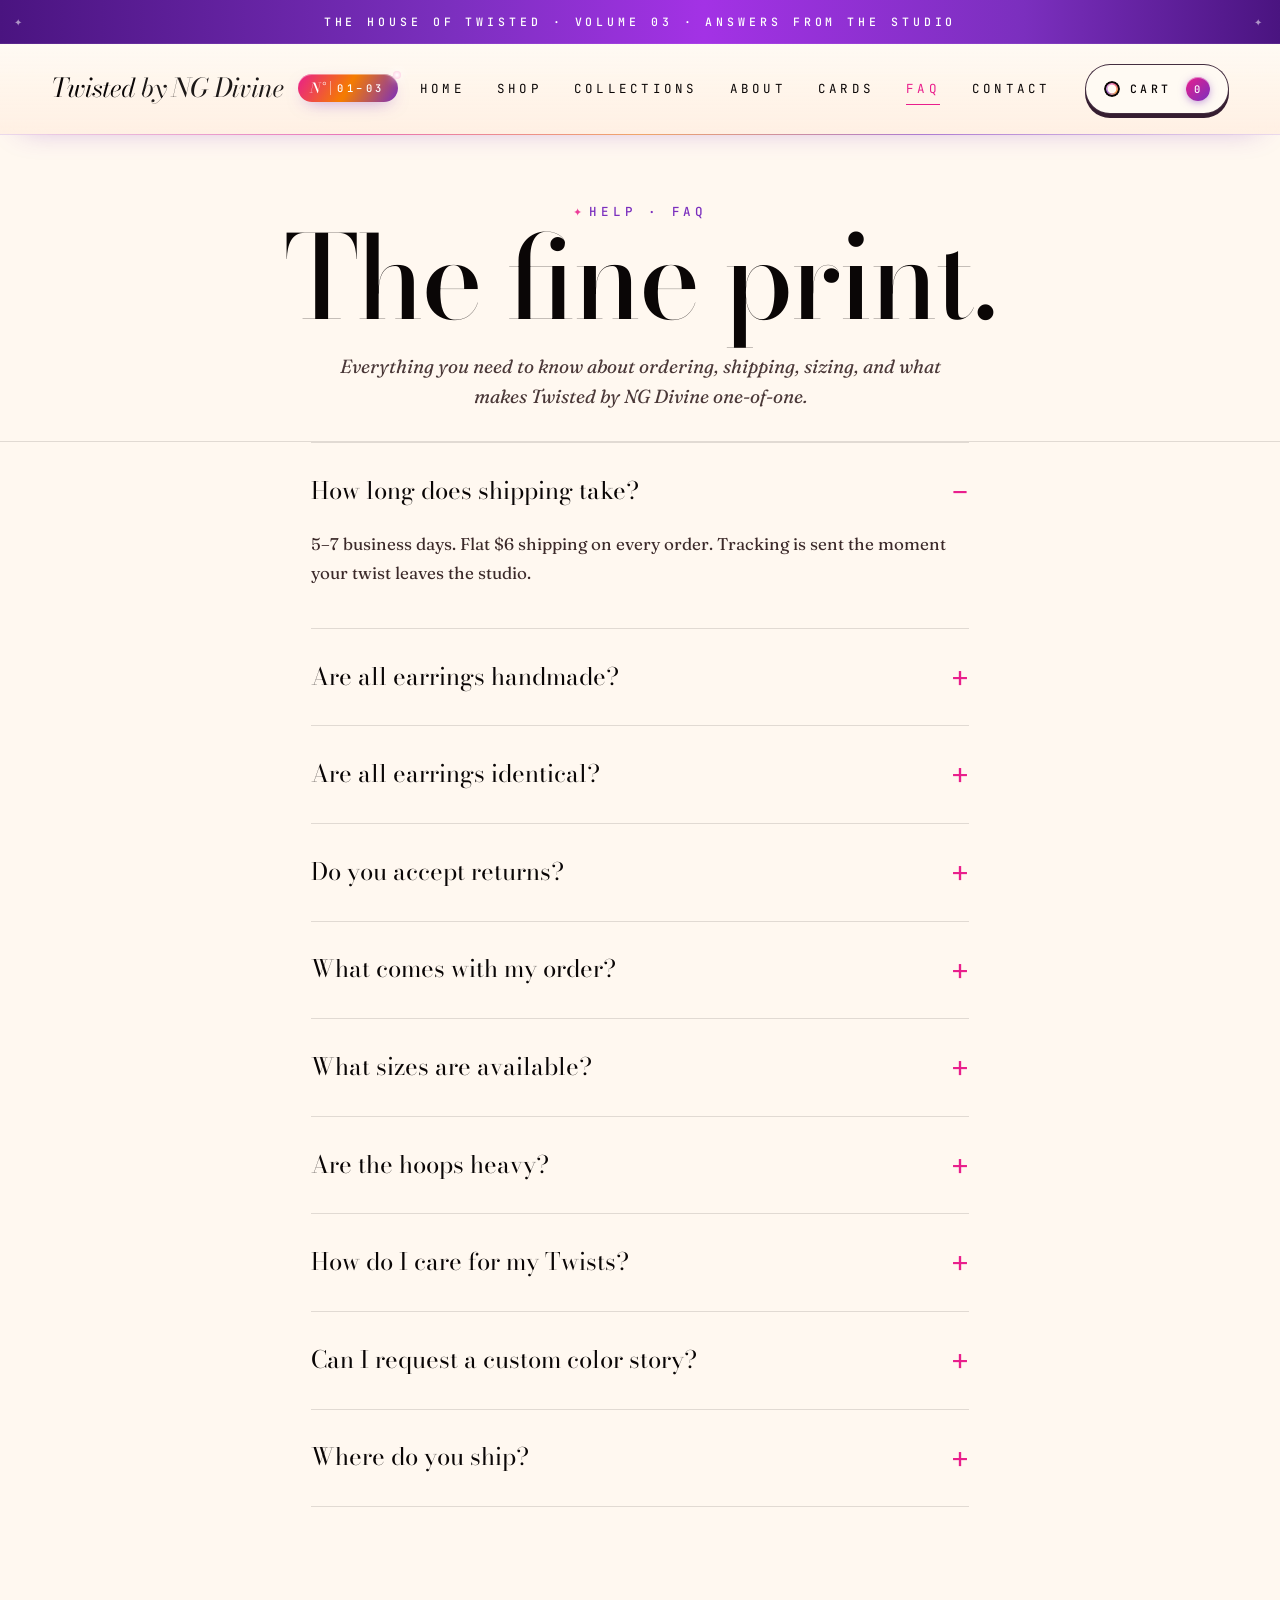
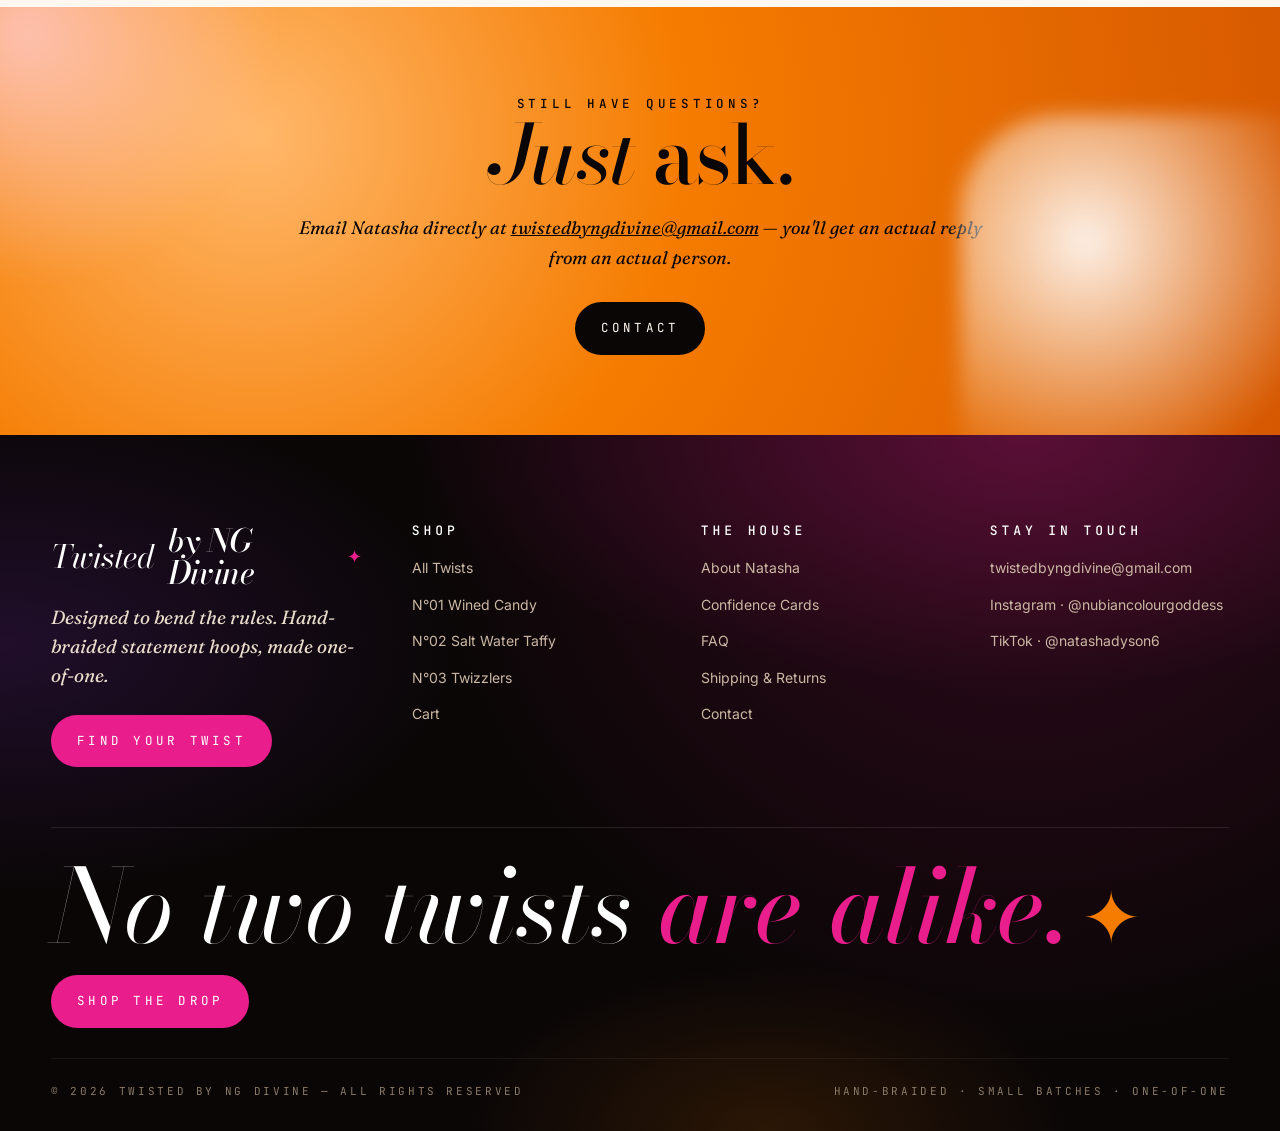
<file: faq.html>
<!doctype html>
<html lang="en">
<head>
<meta charset="utf-8">
<meta name="viewport" content="width=device-width,initial-scale=1">
<title>FAQ — Twisted by NG Divine</title>
<link rel="preconnect" href="https://fonts.googleapis.com">
<link rel="preconnect" href="https://fonts.gstatic.com" crossorigin>
<link href="https://fonts.googleapis.com/css2?family=Bodoni+Moda:ital,opsz,wght@0,6..96,400;0,6..96,500;1,6..96,400&family=Fraunces:ital,opsz,wght@0,9..144,400;0,9..144,500;1,9..144,400&family=Inter:wght@400;500&family=JetBrains+Mono:wght@400;500&display=swap" rel="stylesheet">
<link rel="stylesheet" href="/style.css">
</head>
<body>

<div class="announce"><span>The House of Twisted · Volume 03 · Answers from the Studio</span></div>

<header class="header">
  <div class="header-inner">
    <a href="index.html" class="brand"><span class="brand-name">Twisted <em>by NG Divine</em></span><b class="vol"><i>N°</i><span>01–03</span></b></a>
    <nav class="nav">
      <a href="index.html">Home</a>
      <a href="shop.html">Shop</a>
      <a href="collections.html">Collections</a>
      <a href="about.html">About</a>
      <a href="confidence-cards.html">Cards</a>
      <a href="faq.html" class="active">FAQ</a>
      <a href="contact.html">Contact</a>
    </nav>
    <div class="header-actions">
      <button class="menu-toggle" aria-label="Open menu"><span class="mt-icon" aria-hidden="true"></span><span class="mt-text">Explore</span></button>
      <a href="cart.html" class="cart-btn"><span class="cb-icon" aria-hidden="true"></span><span class="cb-text">Cart</span><span class="count cart-count">0</span></a>
    </div>
  </div>
</header>

<section class="page-hero">
  <span class="eyebrow">Help · FAQ</span>
  <h1>The fine print.</h1>
  <p>Everything you need to know about ordering, shipping, sizing, and what makes Twisted by NG Divine one-of-one.</p>
</section>

<section class="long">
  <div class="faq">
    <details open>
      <summary>How long does shipping take?</summary>
      <p>5–7 business days. Flat $6 shipping on every order. Tracking is sent the moment your twist leaves the studio.</p>
    </details>
    <details>
      <summary>Are all earrings handmade?</summary>
      <p>Yes. Every pair is hand-braided in Natasha's studio. There are no molds, no production lines, no mass manufacturing.</p>
    </details>
    <details>
      <summary>Are all earrings identical?</summary>
      <p>No. No two twists are exactly alike. Color placement, braid tension, and finish vary slightly from pair to pair — that's the signature.</p>
    </details>
    <details>
      <summary>Do you accept returns?</summary>
      <p>No returns on handmade items. Damage claims must be submitted within 14 days of delivery to <a href="mailto:twistedbyngdivine@gmail.com">twistedbyngdivine@gmail.com</a> with a photo of the damage.</p>
    </details>
    <details>
      <summary>What comes with my order?</summary>
      <p>Every order arrives with the earrings, a dust pouch, and a Confidence Card hand-signed by Natasha.</p>
    </details>
    <details>
      <summary>What sizes are available?</summary>
      <p>Three sizes: Signature Twist 2" ($20), Bold Twist 3" ($25), Main Character Twist 4" ($30). Pick by the energy you want to give that day.</p>
    </details>
    <details>
      <summary>Are the hoops heavy?</summary>
      <p>No. Every hoop is built on a fabric-covered elastic foundation, so even the 4" Main Character size stays lightweight on the ear.</p>
    </details>
    <details>
      <summary>How do I care for my Twists?</summary>
      <p>Keep them dry, store flat in the dust pouch, and avoid perfume or lotion directly on the fabric. Treated well, they last a long time.</p>
    </details>
    <details>
      <summary>Can I request a custom color story?</summary>
      <p>Sometimes — drop Natasha a note at <a href="mailto:twistedbyngdivine@gmail.com">twistedbyngdivine@gmail.com</a> or DM <a href="https://instagram.com/nubiancolourgoddess" target="_blank" rel="noopener">@nubiancolourgoddess</a> with what you have in mind.</p>
    </details>
    <details>
      <summary>Where do you ship?</summary>
      <p>Currently shipping within the US. International requests handled case-by-case — email for a quote.</p>
    </details>
  </div>
</section>

<section class="news">
  <div class="wrap">
    <span class="eyebrow">Still have questions?</span>
    <h2 class="display"><em>Just</em> ask.</h2>
    <p>Email Natasha directly at <a href="mailto:twistedbyngdivine@gmail.com" style="text-decoration:underline">twistedbyngdivine@gmail.com</a> — you'll get an actual reply from an actual person.</p>
    <a href="contact.html" class="btn btn-primary">Contact</a>
  </div>
</section>

<footer class="footer">
  <div class="footer-grid">
    <div class="footer-brand"><div class="brand">Twisted <em style="font-style:italic">by NG Divine</em></div>
      <div class="tagline">Designed to bend the rules. Hand-braided statement hoops, made one-of-one.</div>
      <a href="shop.html" class="btn btn-pink">Find Your Twist</a></div>
    <div class="footer-col"><h4>Shop</h4><ul>
      <li><a href="shop.html">All Twists</a></li>
      <li><a href="collection.html?c=wined-candy">N°01 Wined Candy</a></li>
      <li><a href="collection.html?c=salt-water-taffy">N°02 Salt Water Taffy</a></li>
      <li><a href="collection.html?c=twizzlers">N°03 Twizzlers</a></li>
      <li><a href="cart.html">Cart</a></li>
    </ul></div>
    <div class="footer-col"><h4>The House</h4><ul>
      <li><a href="about.html">About Natasha</a></li>
      <li><a href="confidence-cards.html">Confidence Cards</a></li>
      <li><a href="faq.html">FAQ</a></li>
      <li><a href="shipping.html">Shipping & Returns</a></li>
      <li><a href="contact.html">Contact</a></li>
    </ul></div>
    <div class="footer-col"><h4>Stay In Touch</h4><ul>
      <li><a href="mailto:twistedbyngdivine@gmail.com">twistedbyngdivine@gmail.com</a></li>
      <li><a href="https://instagram.com/nubiancolourgoddess" target="_blank" rel="noopener">Instagram · @nubiancolourgoddess</a></li>
      <li><a href="https://tiktok.com/@natashadyson6" target="_blank" rel="noopener">TikTok · @natashadyson6</a></li>
    </ul></div>
  </div>
  <div class="footer-statement"><div class="big">No two twists <em>are alike.</em></div><a href="shop.html" class="btn btn-pink">Shop The Drop</a></div>
  <div class="footer-bottom"><span>© 2026 Twisted by NG Divine — All rights reserved</span><span>Hand-braided · Small batches · One-of-one</span></div>
</footer>

<script src="/app.js"></script>
</body>
</html>
</file>
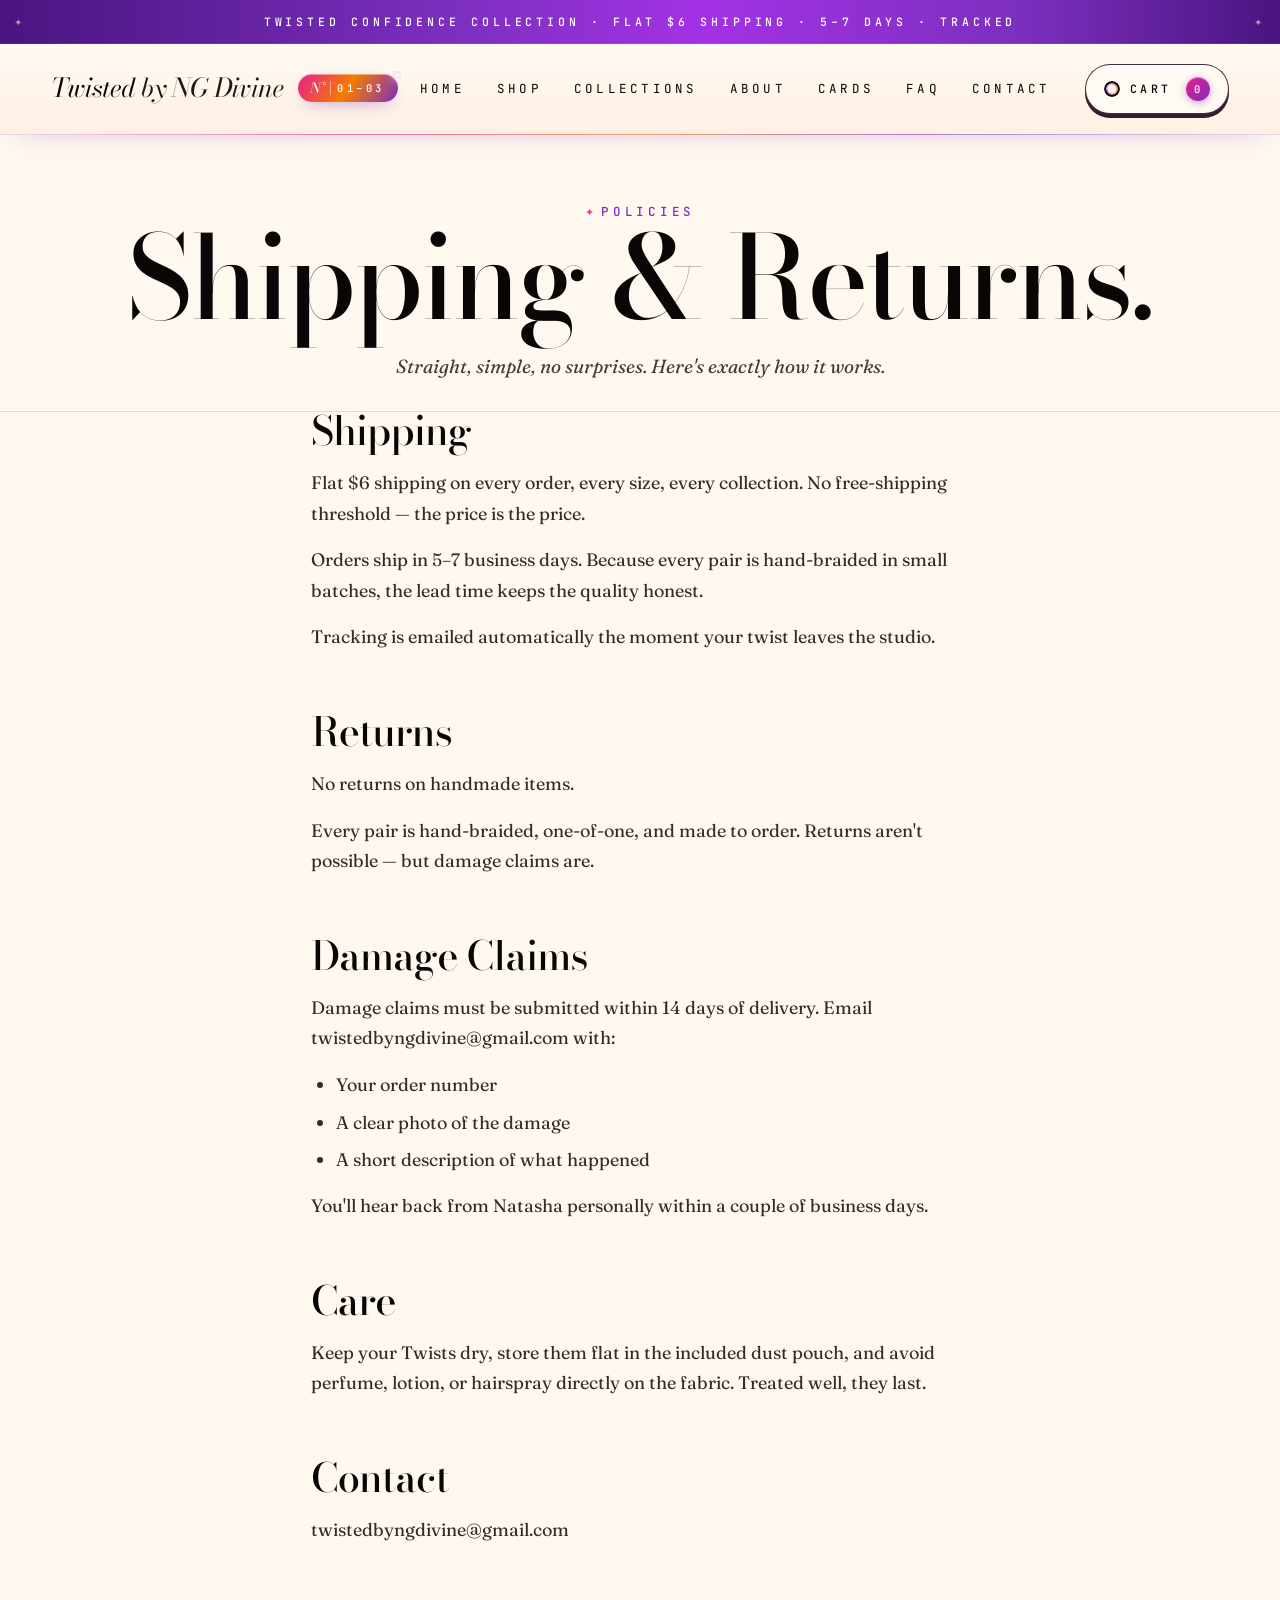
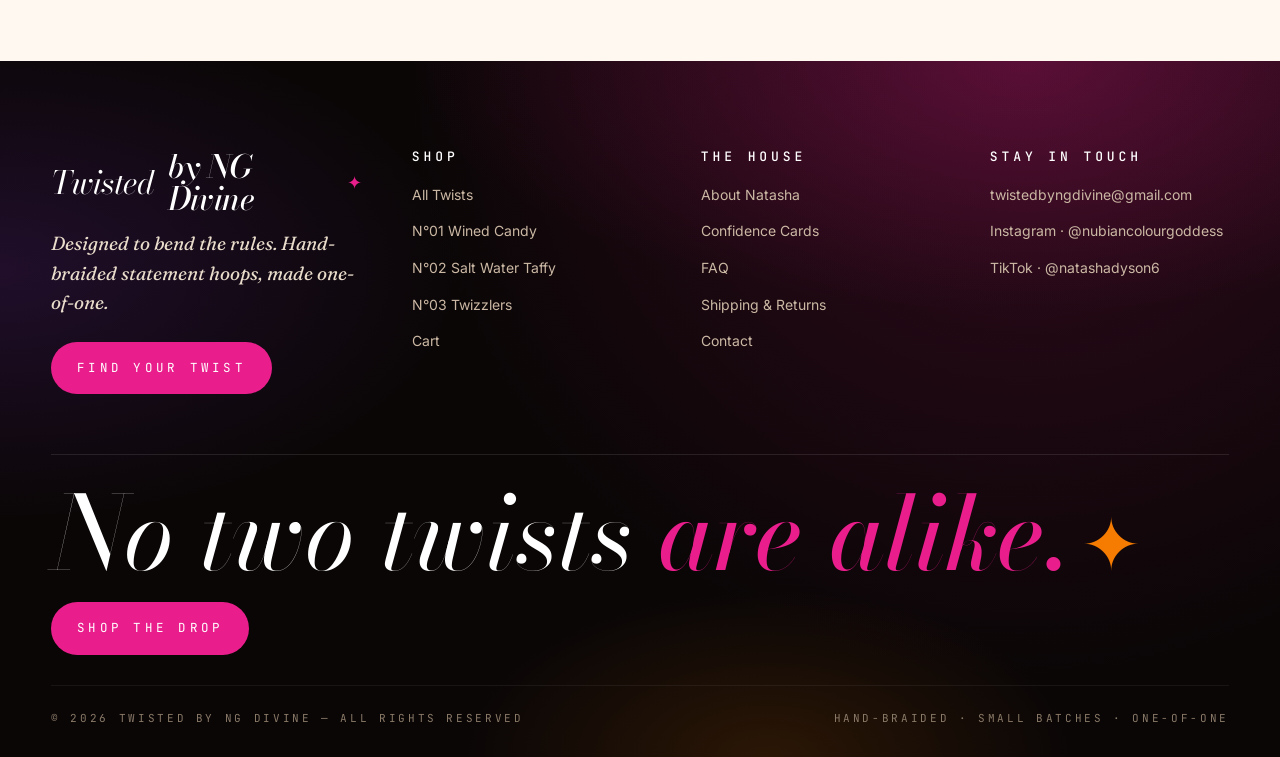
<file: shipping.html>
<!doctype html>
<html lang="en">
<head>
<meta charset="utf-8">
<meta name="viewport" content="width=device-width,initial-scale=1">
<title>Shipping & Returns — Twisted by NG Divine</title>
<link rel="preconnect" href="https://fonts.googleapis.com">
<link rel="preconnect" href="https://fonts.gstatic.com" crossorigin>
<link href="https://fonts.googleapis.com/css2?family=Bodoni+Moda:ital,opsz,wght@0,6..96,400;0,6..96,500;1,6..96,400&family=Fraunces:ital,opsz,wght@0,9..144,400;0,9..144,500;1,9..144,400&family=Inter:wght@400;500&family=JetBrains+Mono:wght@400;500&display=swap" rel="stylesheet">
<link rel="stylesheet" href="/style.css">
</head>
<body>

<div class="announce"><span>Twisted Confidence Collection · Flat $6 Shipping · 5–7 Days · Tracked</span></div>

<header class="header">
  <div class="header-inner">
    <a href="index.html" class="brand"><span class="brand-name">Twisted <em>by NG Divine</em></span><b class="vol"><i>N°</i><span>01–03</span></b></a>
    <nav class="nav">
      <a href="index.html">Home</a>
      <a href="shop.html">Shop</a>
      <a href="collections.html">Collections</a>
      <a href="about.html">About</a>
      <a href="confidence-cards.html">Cards</a>
      <a href="faq.html">FAQ</a>
      <a href="contact.html">Contact</a>
    </nav>
    <div class="header-actions">
      <button class="menu-toggle" aria-label="Open menu"><span class="mt-icon" aria-hidden="true"></span><span class="mt-text">Explore</span></button>
      <a href="cart.html" class="cart-btn"><span class="cb-icon" aria-hidden="true"></span><span class="cb-text">Cart</span><span class="count cart-count">0</span></a>
    </div>
  </div>
</header>

<section class="page-hero">
  <span class="eyebrow">Policies</span>
  <h1>Shipping & Returns.</h1>
  <p>Straight, simple, no surprises. Here's exactly how it works.</p>
</section>

<section class="long">
  <h2>Shipping</h2>
  <p>Flat $6 shipping on every order, every size, every collection. No free-shipping threshold — the price is the price.</p>
  <p>Orders ship in 5–7 business days. Because every pair is hand-braided in small batches, the lead time keeps the quality honest.</p>
  <p>Tracking is emailed automatically the moment your twist leaves the studio.</p>

  <h2>Returns</h2>
  <p>No returns on handmade items.</p>
  <p>Every pair is hand-braided, one-of-one, and made to order. Returns aren't possible — but damage claims are.</p>

  <h2>Damage Claims</h2>
  <p>Damage claims must be submitted within 14 days of delivery. Email <a href="mailto:twistedbyngdivine@gmail.com">twistedbyngdivine@gmail.com</a> with:</p>
  <ul>
    <li>Your order number</li>
    <li>A clear photo of the damage</li>
    <li>A short description of what happened</li>
  </ul>
  <p>You'll hear back from Natasha personally within a couple of business days.</p>

  <h2>Care</h2>
  <p>Keep your Twists dry, store them flat in the included dust pouch, and avoid perfume, lotion, or hairspray directly on the fabric. Treated well, they last.</p>

  <h2>Contact</h2>
  <p><a href="mailto:twistedbyngdivine@gmail.com">twistedbyngdivine@gmail.com</a></p>
</section>

<footer class="footer">
  <div class="footer-grid">
    <div class="footer-brand"><div class="brand">Twisted <em style="font-style:italic">by NG Divine</em></div>
      <div class="tagline">Designed to bend the rules. Hand-braided statement hoops, made one-of-one.</div>
      <a href="shop.html" class="btn btn-pink">Find Your Twist</a></div>
    <div class="footer-col"><h4>Shop</h4><ul>
      <li><a href="shop.html">All Twists</a></li>
      <li><a href="collection.html?c=wined-candy">N°01 Wined Candy</a></li>
      <li><a href="collection.html?c=salt-water-taffy">N°02 Salt Water Taffy</a></li>
      <li><a href="collection.html?c=twizzlers">N°03 Twizzlers</a></li>
      <li><a href="cart.html">Cart</a></li>
    </ul></div>
    <div class="footer-col"><h4>The House</h4><ul>
      <li><a href="about.html">About Natasha</a></li>
      <li><a href="confidence-cards.html">Confidence Cards</a></li>
      <li><a href="faq.html">FAQ</a></li>
      <li><a href="shipping.html">Shipping & Returns</a></li>
      <li><a href="contact.html">Contact</a></li>
    </ul></div>
    <div class="footer-col"><h4>Stay In Touch</h4><ul>
      <li><a href="mailto:twistedbyngdivine@gmail.com">twistedbyngdivine@gmail.com</a></li>
      <li><a href="https://instagram.com/nubiancolourgoddess" target="_blank" rel="noopener">Instagram · @nubiancolourgoddess</a></li>
      <li><a href="https://tiktok.com/@natashadyson6" target="_blank" rel="noopener">TikTok · @natashadyson6</a></li>
    </ul></div>
  </div>
  <div class="footer-statement"><div class="big">No two twists <em>are alike.</em></div><a href="shop.html" class="btn btn-pink">Shop The Drop</a></div>
  <div class="footer-bottom"><span>© 2026 Twisted by NG Divine — All rights reserved</span><span>Hand-braided · Small batches · One-of-one</span></div>
</footer>

<script src="/app.js"></script>
</body>
</html>
</file>
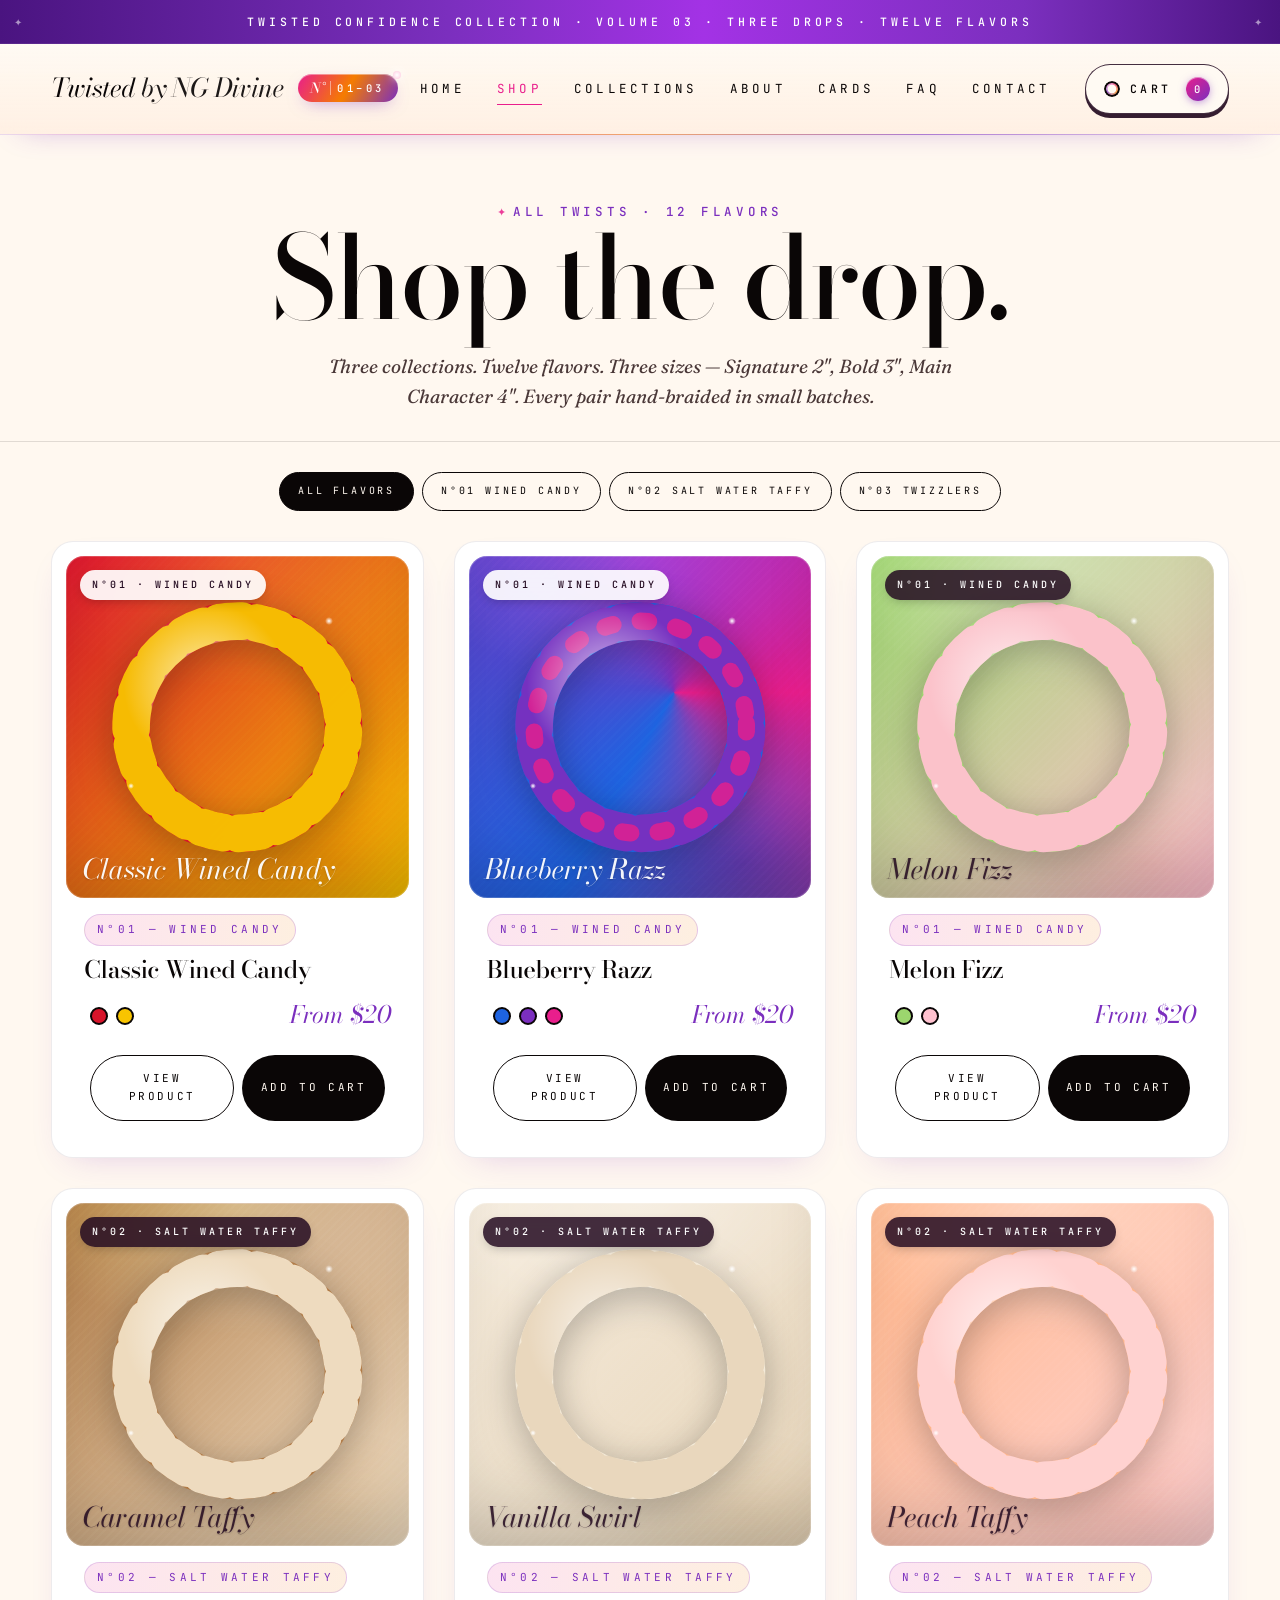
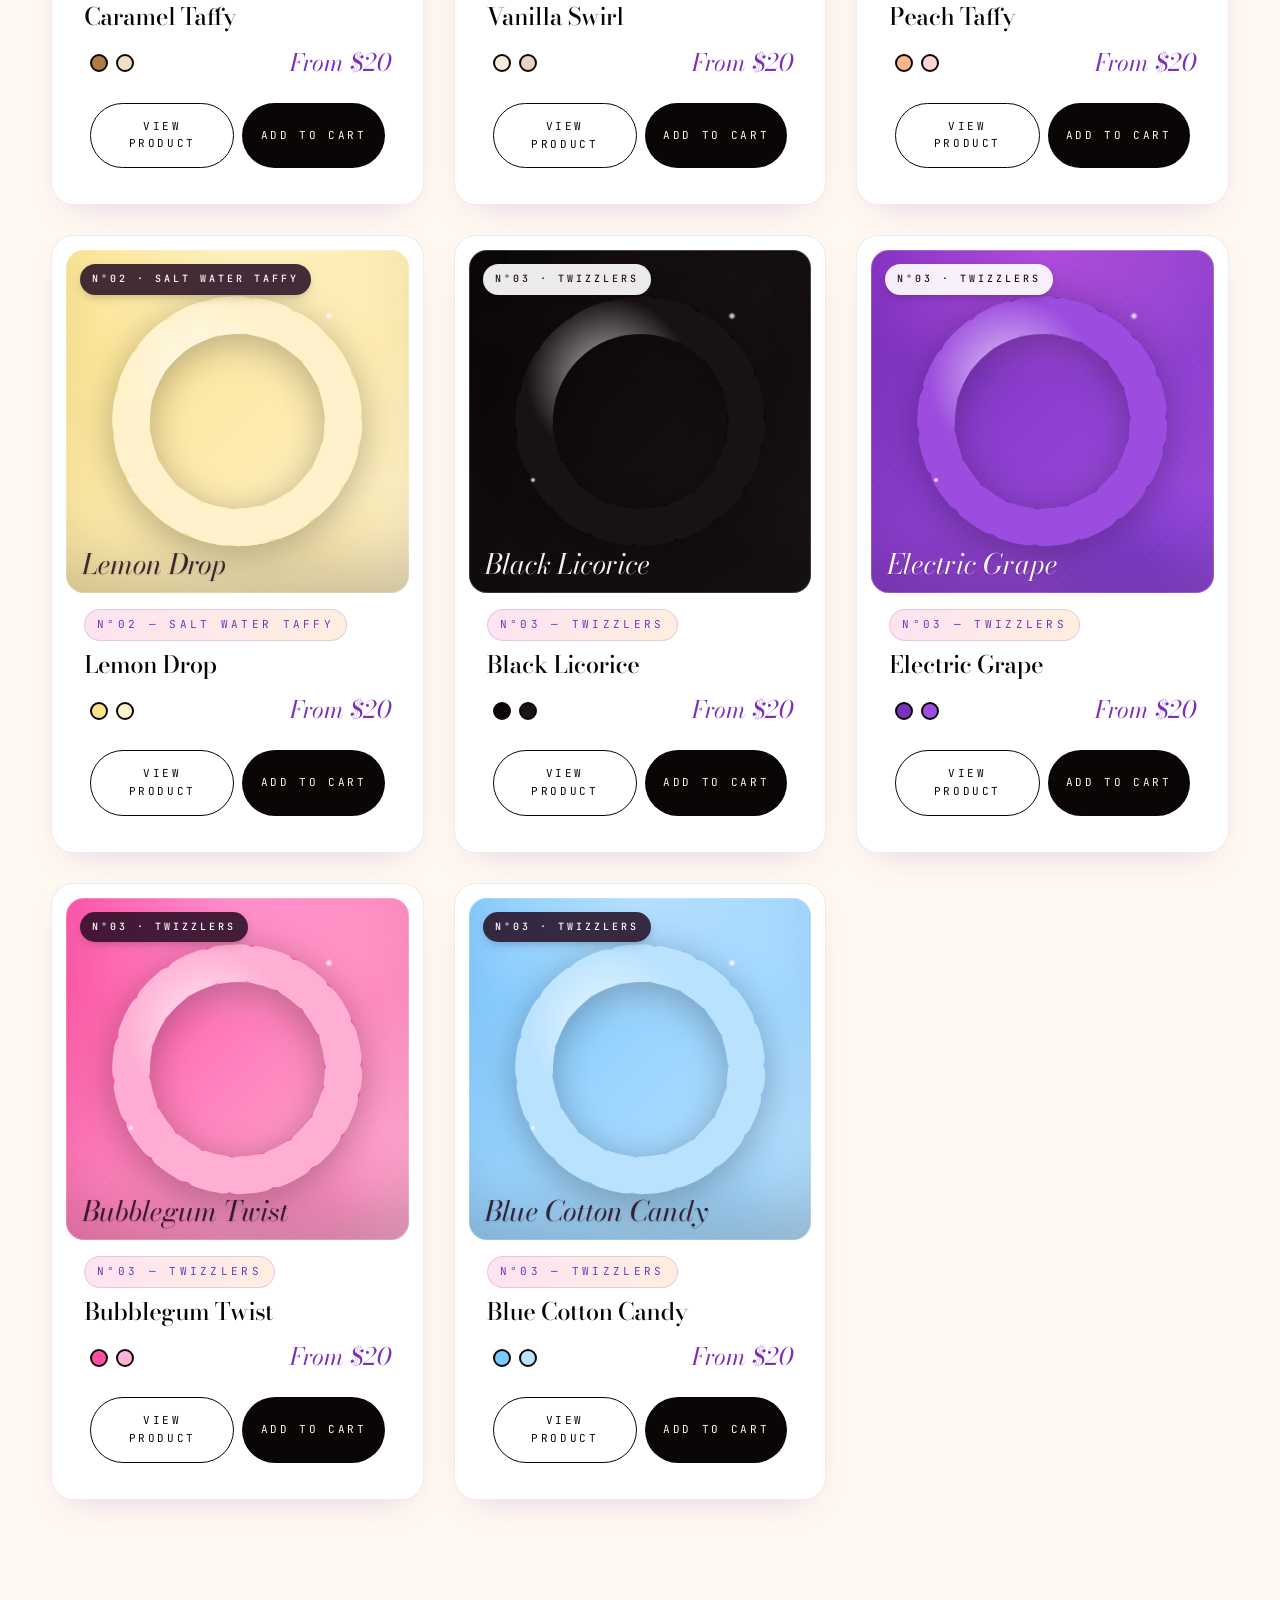
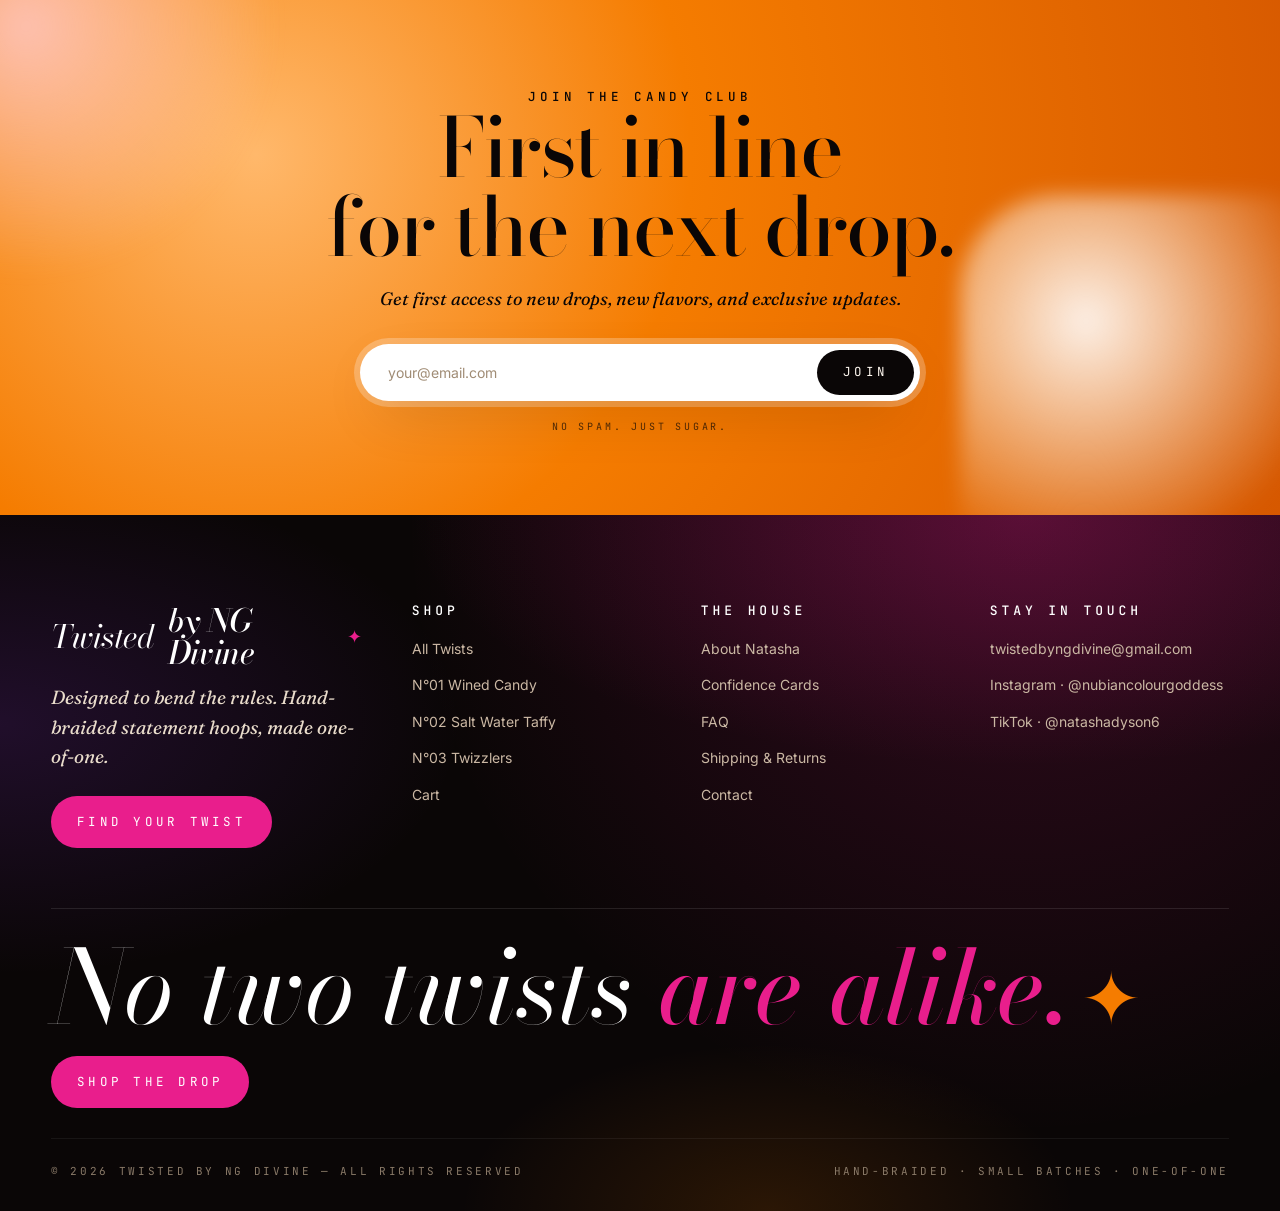
<file: shop.html>
<!doctype html>
<html lang="en">
<head>
<meta charset="utf-8">
<meta name="viewport" content="width=device-width,initial-scale=1">
<title>Shop — Twisted by NG Divine</title>
<meta name="description" content="Shop hand-braided fabric statement hoop earrings — three collections, twelve flavors.">
<link rel="preconnect" href="https://fonts.googleapis.com">
<link rel="preconnect" href="https://fonts.gstatic.com" crossorigin>
<link href="https://fonts.googleapis.com/css2?family=Bodoni+Moda:ital,opsz,wght@0,6..96,400;0,6..96,500;1,6..96,400&family=Fraunces:ital,opsz,wght@0,9..144,400;0,9..144,500;1,9..144,400&family=Inter:wght@400;500&family=JetBrains+Mono:wght@400;500&display=swap" rel="stylesheet">
<link rel="stylesheet" href="/style.css">
</head>
<body>

<div class="announce"><span>Twisted Confidence Collection · Volume 03 · Three Drops · Twelve Flavors</span></div>

<header class="header">
  <div class="header-inner">
    <a href="index.html" class="brand"><span class="brand-name">Twisted <em>by NG Divine</em></span><b class="vol"><i>N°</i><span>01–03</span></b></a>
    <nav class="nav">
      <a href="index.html">Home</a>
      <a href="shop.html" class="active">Shop</a>
      <a href="collections.html">Collections</a>
      <a href="about.html">About</a>
      <a href="confidence-cards.html">Cards</a>
      <a href="faq.html">FAQ</a>
      <a href="contact.html">Contact</a>
    </nav>
    <div class="header-actions">
      <button class="menu-toggle" aria-label="Open menu"><span class="mt-icon" aria-hidden="true"></span><span class="mt-text">Explore</span></button>
      <a href="cart.html" class="cart-btn"><span class="cb-icon" aria-hidden="true"></span><span class="cb-text">Cart</span><span class="count cart-count">0</span></a>
    </div>
  </div>
</header>

<section class="page-hero">
  <span class="eyebrow">All Twists · 12 Flavors</span>
  <h1>Shop the drop.</h1>
  <p>Three collections. Twelve flavors. Three sizes — Signature 2", Bold 3", Main Character 4". Every pair hand-braided in small batches.</p>
</section>

<div class="filters">
  <button class="on" data-filter="">All Flavors</button>
  <button data-filter="wined-candy">N°01 Wined Candy</button>
  <button data-filter="salt-water-taffy">N°02 Salt Water Taffy</button>
  <button data-filter="twizzlers">N°03 Twizzlers</button>
</div>

<div id="shop-grid" class="shop-grid"></div>

<section class="news">
  <div class="wrap">
    <span class="eyebrow">Join The Candy Club</span>
    <h2 class="display">First in line<br>for the next drop.</h2>
    <p>Get first access to new drops, new flavors, and exclusive updates.</p>
    <form class="news-form" autocomplete="off">
      <input type="email" placeholder="your@email.com" required>
      <button class="btn btn-primary" type="submit">Join</button>
    </form>
    <div class="small">No spam. Just sugar.</div>
  </div>
</section>

<footer class="footer">
  <div class="footer-grid">
    <div class="footer-brand">
      <div class="brand">Twisted <em style="font-style:italic">by NG Divine</em></div>
      <div class="tagline">Designed to bend the rules. Hand-braided statement hoops, made one-of-one.</div>
      <a href="shop.html" class="btn btn-pink">Find Your Twist</a>
    </div>
    <div class="footer-col"><h4>Shop</h4><ul>
      <li><a href="shop.html">All Twists</a></li>
      <li><a href="collection.html?c=wined-candy">N°01 Wined Candy</a></li>
      <li><a href="collection.html?c=salt-water-taffy">N°02 Salt Water Taffy</a></li>
      <li><a href="collection.html?c=twizzlers">N°03 Twizzlers</a></li>
      <li><a href="cart.html">Cart</a></li>
    </ul></div>
    <div class="footer-col"><h4>The House</h4><ul>
      <li><a href="about.html">About Natasha</a></li>
      <li><a href="confidence-cards.html">Confidence Cards</a></li>
      <li><a href="faq.html">FAQ</a></li>
      <li><a href="shipping.html">Shipping & Returns</a></li>
      <li><a href="contact.html">Contact</a></li>
    </ul></div>
    <div class="footer-col"><h4>Stay In Touch</h4><ul>
      <li><a href="mailto:twistedbyngdivine@gmail.com">twistedbyngdivine@gmail.com</a></li>
      <li><a href="https://instagram.com/nubiancolourgoddess" target="_blank" rel="noopener">Instagram · @nubiancolourgoddess</a></li>
      <li><a href="https://tiktok.com/@natashadyson6" target="_blank" rel="noopener">TikTok · @natashadyson6</a></li>
    </ul></div>
  </div>
  <div class="footer-statement">
    <div class="big">No two twists <em>are alike.</em></div>
    <a href="shop.html" class="btn btn-pink">Shop The Drop</a>
  </div>
  <div class="footer-bottom">
    <span>© 2026 Twisted by NG Divine — All rights reserved</span>
    <span>Hand-braided · Small batches · One-of-one</span>
  </div>
</footer>

<script src="/app.js"></script>
</body>
</html>
</file>
<file: style.css>
/* ============================================================
   TWISTED BY NG DIVINE — Design System
   Vogue editorial × candy boutique × handmade wearable art
   ============================================================ */

:root{
  --pink:#E91E8C;
  --pink-soft:#FFD3E8;
  --purple:#7B2FBE;
  --purple-deep:#3B1660;
  --orange:#F57C00;
  --orange-soft:#FFD8A8;
  --cream:#FFF8F0;
  --cream-warm:#FBEFE0;
  --ink:#0A0606;
  --ink-soft:#1A1414;
  --line:rgba(10,6,6,.12);
  --line-soft:rgba(10,6,6,.06);
  --serif:'Fraunces','Cormorant Garamond',ui-serif,Georgia,serif;
  --display:'Bodoni Moda','Playfair Display',serif;
  --sans:'Inter','Helvetica Neue',Arial,sans-serif;
  --mono:'JetBrains Mono','SFMono-Regular',monospace;
  --max:1400px;
  --gutter:clamp(20px,4vw,56px);
  --shadow:0 30px 80px -30px rgba(123,47,190,.35);
}

*{box-sizing:border-box;margin:0;padding:0}
html,body{background:var(--cream);color:var(--ink);font-family:var(--sans);-webkit-font-smoothing:antialiased;text-rendering:optimizeLegibility}
html{scroll-behavior:smooth}
body{overflow-x:hidden;line-height:1.5;font-size:15px}
img{max-width:100%;display:block}
a{color:inherit;text-decoration:none}
button{font:inherit;cursor:pointer;border:0;background:none;color:inherit}

::selection{background:var(--pink);color:#fff}

/* Typography */
.display{font-family:var(--display);font-weight:400;line-height:.86;letter-spacing:-.03em}
.serif{font-family:var(--serif);font-weight:400;letter-spacing:-.01em}
.eyebrow{font-family:var(--mono);font-size:11px;letter-spacing:.32em;text-transform:uppercase;font-weight:500}
h1,h2,h3,h4{font-family:var(--display);font-weight:500;line-height:.95;letter-spacing:-.02em}
h1{font-size:clamp(56px,11vw,180px)}
h2{font-size:clamp(40px,7vw,96px)}
h3{font-size:clamp(28px,3.5vw,52px)}
p{max-width:62ch}

/* ---------- Announcement bar ---------- */
.announce{background:var(--purple);color:#fff;text-align:center;padding:10px 20px;font-family:var(--mono);font-size:11px;letter-spacing:.28em;text-transform:uppercase;position:relative;overflow:hidden}
.announce span{display:inline-block;animation:slideIn .8s ease}
@keyframes slideIn{from{opacity:0;transform:translateY(8px)}to{opacity:1;transform:none}}

/* ---------- Header ---------- */
.header{position:sticky;top:0;z-index:60;background:rgba(255,248,240,.85);backdrop-filter:blur(18px);-webkit-backdrop-filter:blur(18px);border-bottom:1px solid var(--line-soft)}
.header-inner{max-width:var(--max);margin:0 auto;padding:18px var(--gutter);display:grid;grid-template-columns:1fr auto 1fr;align-items:center;gap:24px}
.brand{font-family:var(--display);font-style:italic;font-size:24px;letter-spacing:-.02em;display:flex;align-items:center;gap:10px}
.brand b{font-style:normal;font-family:var(--mono);font-size:10px;letter-spacing:.3em;background:var(--ink);color:var(--cream);padding:3px 8px;border-radius:99px;text-transform:uppercase;font-weight:500}
.nav{display:flex;justify-content:center;gap:30px;font-family:var(--mono);font-size:11px;letter-spacing:.24em;text-transform:uppercase}
.nav a{position:relative;padding:6px 0;transition:color .3s}
.nav a:hover{color:var(--pink)}
.nav a.active{color:var(--pink)}
.nav a.active::after{content:"";position:absolute;left:0;right:0;bottom:0;height:1px;background:var(--pink)}
.header-actions{display:flex;justify-content:flex-end;align-items:center;gap:18px;font-family:var(--mono);font-size:11px;letter-spacing:.24em;text-transform:uppercase}
.cart-btn{display:inline-flex;gap:8px;align-items:center;border:1px solid var(--ink);padding:9px 16px;border-radius:99px;transition:.3s}
.cart-btn:hover{background:var(--ink);color:var(--cream)}
.cart-btn .count{background:var(--pink);color:#fff;font-size:10px;padding:2px 7px;border-radius:99px;min-width:18px;text-align:center}
.menu-toggle{display:none;border:1px solid var(--ink);padding:8px 12px;border-radius:99px}

@media (max-width:920px){
  .header-inner{grid-template-columns:auto 1fr auto}
  .nav{display:none;position:absolute;top:100%;left:0;right:0;background:var(--cream);flex-direction:column;padding:30px var(--gutter);gap:18px;border-bottom:1px solid var(--line)}
  .nav.open{display:flex}
  .menu-toggle{display:inline-flex}
  .header-actions .ghost{display:none}
}

/* ---------- Buttons ---------- */
.btn{display:inline-flex;align-items:center;justify-content:center;gap:10px;padding:16px 28px;border-radius:99px;font-family:var(--mono);font-size:11px;letter-spacing:.26em;text-transform:uppercase;transition:transform .25s ease, background .25s, color .25s, box-shadow .25s;position:relative;overflow:hidden}
.btn-primary{background:var(--ink);color:var(--cream)}
.btn-primary:hover{background:var(--pink);transform:translateY(-2px);box-shadow:0 10px 30px -10px rgba(233,30,140,.6)}
.btn-outline{border:1px solid var(--ink);color:var(--ink)}
.btn-outline:hover{background:var(--ink);color:var(--cream);transform:translateY(-2px)}
.btn-pink{background:var(--pink);color:#fff}
.btn-pink:hover{background:var(--ink);transform:translateY(-2px)}
.btn-cream{background:var(--cream);color:var(--ink)}
.btn-cream:hover{background:var(--pink);color:#fff}
.btn-ghost{padding:12px 0;border-bottom:1px solid currentColor;border-radius:0;letter-spacing:.24em}

/* ---------- Hero ---------- */
.hero{position:relative;padding:30px var(--gutter) 0;overflow:hidden}
.hero-wrap{max-width:var(--max);margin:0 auto;display:grid;grid-template-columns:1.05fr .95fr;gap:40px;align-items:end;min-height:78vh;position:relative}
.hero-text{position:relative;z-index:3;padding-bottom:80px}
.hero h1{margin:18px 0 26px}
.hero h1 .l{display:block}
.hero h1 .l:nth-child(2){padding-left:8vw;font-style:italic;color:var(--pink)}
.hero h1 .l:nth-child(3){padding-left:3vw;color:var(--purple)}
.hero .tagline{font-family:var(--serif);font-style:italic;font-size:clamp(20px,2vw,28px);color:var(--ink);margin-bottom:18px}
.hero .copy{font-size:16px;max-width:48ch;color:#3a2f2f;margin-bottom:36px}
.hero-ctas{display:flex;gap:14px;flex-wrap:wrap}
.hero-figure{position:relative;align-self:stretch;display:flex;align-items:flex-end;justify-content:center}
.hero-figure .frame{position:relative;width:100%;aspect-ratio:4/5;border-radius:200px 200px 24px 24px;overflow:hidden;background:linear-gradient(160deg,var(--pink),var(--orange) 55%,var(--purple));box-shadow:var(--shadow)}
.hero-figure .frame img{width:100%;height:100%;object-fit:cover;mix-blend-mode:normal}
.hero-meta{position:absolute;right:0;top:18px;font-family:var(--mono);font-size:10px;letter-spacing:.3em;text-transform:uppercase;text-align:right;opacity:.7}
.hero-meta b{display:block;color:var(--pink)}
.hero-floats{position:absolute;inset:0;pointer-events:none;z-index:1}
.float{position:absolute;border-radius:99px;filter:blur(1px);opacity:.85;animation:float 8s ease-in-out infinite}
.float.a{width:120px;height:120px;background:radial-gradient(circle at 30% 30%,#fff,var(--pink));top:14%;left:42%;animation-delay:-2s}
.float.b{width:60px;height:60px;background:radial-gradient(circle at 30% 30%,#fff,var(--orange));bottom:18%;left:48%;animation-delay:-4s}
.float.c{width:90px;height:90px;background:radial-gradient(circle at 30% 30%,#fff,var(--purple));top:48%;left:36%;animation-delay:-6s;opacity:.6}
@keyframes float{0%,100%{transform:translateY(0) rotate(0)}50%{transform:translateY(-26px) rotate(8deg)}}

.hero-strip{display:flex;justify-content:space-between;align-items:center;border-top:1px solid var(--line);border-bottom:1px solid var(--line);padding:18px var(--gutter);margin-top:40px;font-family:var(--mono);font-size:11px;letter-spacing:.28em;text-transform:uppercase;gap:30px;flex-wrap:wrap}
.hero-strip span{display:inline-flex;align-items:center;gap:10px}
.hero-strip .dot{width:6px;height:6px;border-radius:99px;background:var(--pink)}
.hero-strip .dot.p{background:var(--purple)}
.hero-strip .dot.o{background:var(--orange)}

@media (max-width:900px){
  .hero-wrap{grid-template-columns:1fr;min-height:auto;gap:50px}
  .hero-text{padding-bottom:20px}
  .hero h1 .l:nth-child(2){padding-left:6vw}
  .hero h1 .l:nth-child(3){padding-left:2vw}
  .hero-figure .frame{aspect-ratio:4/4.4}
}

/* ---------- Section ---------- */
section{padding:clamp(60px,7vw,110px) var(--gutter);position:relative}
.section-head{max-width:var(--max);margin:0 auto 44px;display:flex;justify-content:space-between;align-items:flex-end;gap:40px;flex-wrap:wrap}
.section-head .eyebrow{display:block;margin-bottom:14px;color:var(--purple)}
.section-head h2{max-width:14ch}
.section-head .lead{max-width:42ch;font-family:var(--serif);font-size:18px;font-style:italic;color:#4a3838}
.wrap{max-width:var(--max);margin:0 auto}

/* ---------- Flavor cards ---------- */
.flavors{display:grid;grid-template-columns:repeat(3,1fr);gap:18px;max-width:var(--max);margin:0 auto}
.flavor{position:relative;display:block;aspect-ratio:3/4;border-radius:24px;overflow:hidden;color:#fff;isolation:isolate;transition:transform .5s cubic-bezier(.2,.8,.2,1)}
.flavor:hover{transform:translateY(-6px)}
.flavor img{position:absolute;inset:0;width:100%;height:100%;object-fit:cover;transition:transform 1s ease;z-index:0}
.flavor:hover img{transform:scale(1.06)}
.flavor::after{content:"";position:absolute;inset:0;background:linear-gradient(180deg,rgba(0,0,0,0) 40%,rgba(0,0,0,.78));z-index:1}
.flavor .meta{position:absolute;top:24px;left:24px;right:24px;display:flex;justify-content:space-between;font-family:var(--mono);font-size:10px;letter-spacing:.3em;text-transform:uppercase;z-index:2}
.flavor .body{position:absolute;bottom:0;left:0;right:0;padding:28px;z-index:2}
.flavor h3{font-size:clamp(28px,3vw,44px);margin-bottom:8px;color:#fff}
.flavor .sub{font-family:var(--serif);font-style:italic;font-size:18px;opacity:.92;margin-bottom:18px}
.flavor .swatches{display:flex;gap:8px;margin-bottom:18px}
.sw{width:18px;height:18px;border-radius:99px;border:2px solid #fff}
.flavor .more{font-family:var(--mono);font-size:11px;letter-spacing:.3em;text-transform:uppercase;display:inline-flex;gap:10px;align-items:center}
.flavor .more::after{content:"→";transition:transform .3s}
.flavor:hover .more::after{transform:translateX(6px)}

@media (max-width:900px){.flavors{grid-template-columns:1fr}}

/* ---------- Featured twists ---------- */
.featured-grid{display:grid;grid-template-columns:repeat(3,1fr);gap:30px;max-width:var(--max);margin:0 auto}
.prod-card{position:relative;display:flex;flex-direction:column;gap:14px}
.prod-card .img{position:relative;aspect-ratio:1;border-radius:18px;overflow:hidden;background:var(--cream-warm)}
.prod-card .img img{width:100%;height:100%;object-fit:cover;transition:transform .8s}
.prod-card:hover .img img{transform:scale(1.05)}
.prod-card .tag{position:absolute;top:14px;left:14px;background:rgba(255,255,255,.92);font-family:var(--mono);font-size:10px;letter-spacing:.24em;text-transform:uppercase;padding:6px 10px;border-radius:99px}
.prod-card .row{display:flex;justify-content:space-between;align-items:flex-start;gap:14px}
.prod-card h3{font-size:24px}
.prod-card .price{font-family:var(--mono);font-size:14px;letter-spacing:.04em}
.prod-card .sub{font-family:var(--serif);font-style:italic;color:#4a3838;font-size:15px}
.prod-card .actions{display:flex;gap:10px;margin-top:6px;flex-wrap:wrap}
.prod-card .actions a,.prod-card .actions button{flex:1;text-align:center;padding:13px 14px;font-size:10px}

@media (max-width:900px){.featured-grid{grid-template-columns:1fr}}

/* ---------- The Twist ---------- */
.twist{background:var(--ink);color:var(--cream);position:relative;overflow:hidden}
.twist::before{content:"";position:absolute;width:60vw;height:60vw;border-radius:99px;background:radial-gradient(circle at 30% 30%,rgba(233,30,140,.45),transparent 60%);top:-20%;right:-20%;filter:blur(20px)}
.twist::after{content:"";position:absolute;width:50vw;height:50vw;border-radius:99px;background:radial-gradient(circle at 30% 30%,rgba(123,47,190,.4),transparent 60%);bottom:-30%;left:-20%;filter:blur(20px)}
.twist .wrap{position:relative;display:grid;grid-template-columns:1.2fr 1fr;gap:60px;align-items:center}
.twist h2 .pink{color:var(--pink);font-style:italic}
.twist h2 .org{color:var(--orange)}
.twist h2 .pur{color:var(--purple-deep);background:linear-gradient(120deg,var(--purple),var(--pink));-webkit-background-clip:text;background-clip:text;color:transparent;font-style:italic}
.twist .copy{margin-top:30px}
.twist .copy p{margin-bottom:18px;font-size:17px;font-family:var(--serif);max-width:46ch;line-height:1.5;color:#f1e7d8}
.twist .ticker{margin-top:40px;display:flex;gap:24px;font-family:var(--mono);font-size:11px;letter-spacing:.3em;text-transform:uppercase;flex-wrap:wrap}
.twist .ticker span{display:inline-flex;align-items:center;gap:10px}
.twist .ticker .d{width:8px;height:8px;border-radius:99px;background:var(--pink)}
.twist-figure{position:relative;aspect-ratio:1;border-radius:24px;overflow:hidden;border:1px solid rgba(255,255,255,.12)}
.twist-figure img{width:100%;height:100%;object-fit:cover}
.twist-figure .badge{position:absolute;top:20px;right:20px;background:var(--cream);color:var(--ink);font-family:var(--mono);font-size:10px;letter-spacing:.3em;text-transform:uppercase;padding:8px 12px;border-radius:99px}

@media (max-width:900px){.twist .wrap{grid-template-columns:1fr}}

/* ---------- Quiz ---------- */
.quiz{background:linear-gradient(160deg,var(--pink-soft),var(--cream))}
.quiz-card{max-width:780px;margin:0 auto;background:var(--cream);border:1px solid var(--line);border-radius:28px;padding:clamp(28px,5vw,60px);box-shadow:var(--shadow);position:relative;overflow:hidden}
.quiz-card .progress{display:flex;gap:6px;margin-bottom:30px}
.quiz-card .progress span{flex:1;height:3px;border-radius:99px;background:var(--line)}
.quiz-card .progress span.on{background:var(--pink)}
.quiz-step{display:none;animation:fade .4s ease}
.quiz-step.active{display:block}
@keyframes fade{from{opacity:0;transform:translateY(8px)}to{opacity:1;transform:none}}
.quiz-step .q{font-family:var(--display);font-size:clamp(28px,3.6vw,42px);margin-bottom:24px;line-height:1.05}
.quiz-step .opts{display:grid;grid-template-columns:1fr 1fr;gap:12px}
.quiz-step .opts button{padding:18px 20px;border:1px solid var(--ink);border-radius:18px;text-align:left;font-family:var(--serif);font-size:17px;background:#fff;transition:.3s;display:flex;justify-content:space-between;align-items:center;gap:10px}
.quiz-step .opts button:hover{background:var(--ink);color:var(--cream);transform:translateY(-2px)}
.quiz-step .opts button span{font-family:var(--mono);font-size:10px;letter-spacing:.28em;text-transform:uppercase;opacity:.5}
.quiz-result{text-align:center}
.quiz-result .eyebrow{margin-bottom:14px;color:var(--purple)}
.quiz-result h3{font-size:clamp(40px,6vw,64px);margin-bottom:14px}
.quiz-result p{margin:0 auto 30px;font-family:var(--serif);font-style:italic;font-size:18px}
.quiz-result .cta{display:inline-flex;gap:10px}

@media (max-width:600px){.quiz-step .opts{grid-template-columns:1fr}}

/* ---------- Founder ---------- */
.founder{background:var(--cream-warm)}
.founder .wrap{display:grid;grid-template-columns:.9fr 1.1fr;gap:60px;align-items:center}
.founder-img{aspect-ratio:4/4.4;border-radius:24px;overflow:hidden;border:1px solid var(--line);box-shadow:var(--shadow)}
.founder-img img{width:100%;height:100%;object-fit:cover}
.founder h2{margin-bottom:24px}
.founder h2 em{color:var(--pink);font-style:italic}
.founder p{font-family:var(--serif);font-size:18px;line-height:1.6;margin-bottom:16px;color:#3b2929}
.founder .sig{font-family:var(--display);font-style:italic;font-size:36px;color:var(--pink);margin-top:24px}
.founder .socials{display:flex;gap:18px;margin-top:24px;font-family:var(--mono);font-size:11px;letter-spacing:.24em;text-transform:uppercase}
.founder .socials a{display:inline-flex;gap:8px;align-items:center;border:1px solid var(--ink);padding:10px 14px;border-radius:99px;transition:.3s}
.founder .socials a:hover{background:var(--ink);color:var(--cream)}

@media (max-width:900px){.founder .wrap{grid-template-columns:1fr}}

/* ---------- Confidence card ---------- */
.cc{background:var(--purple);color:#fff;overflow:hidden;position:relative}
.cc::before{content:"";position:absolute;inset:0;background:radial-gradient(circle at 80% 20%,rgba(233,30,140,.5),transparent 50%),radial-gradient(circle at 10% 80%,rgba(245,124,0,.4),transparent 50%)}
.cc .wrap{position:relative;display:grid;grid-template-columns:1.1fr .9fr;gap:60px;align-items:center}
.cc h2{margin-bottom:24px;font-style:italic}
.cc p{font-family:var(--serif);font-size:18px;line-height:1.55;color:#fbe9f4;max-width:42ch}
.cc-card{aspect-ratio:5/7;border-radius:24px;background:linear-gradient(160deg,#fff,#ffe0ef);color:var(--ink);padding:36px;display:flex;flex-direction:column;justify-content:space-between;box-shadow:0 30px 80px -20px rgba(0,0,0,.4);transform:rotate(-4deg);transition:transform .6s}
.cc-card:hover{transform:rotate(0)}
.cc-card .top{display:flex;justify-content:space-between;font-family:var(--mono);font-size:10px;letter-spacing:.3em;text-transform:uppercase}
.cc-card .big{font-family:var(--display);font-style:italic;font-size:clamp(36px,4.5vw,60px);line-height:.95}
.cc-card .big em{color:var(--pink);font-style:italic}
.cc-card .bot{font-family:var(--serif);font-style:italic;font-size:16px;color:#5a3939}

@media (max-width:900px){.cc .wrap{grid-template-columns:1fr}}

/* ---------- Newsletter ---------- */
.news{background:var(--orange);color:var(--ink);text-align:center;position:relative;overflow:hidden}
.news::before,.news::after{content:"";position:absolute;width:300px;height:300px;border-radius:99px;background:radial-gradient(circle at 30% 30%,var(--pink-soft),transparent 60%);filter:blur(40px)}
.news::before{top:-100px;left:-100px}
.news::after{bottom:-100px;right:-100px;background:radial-gradient(circle at 30% 30%,#fff,transparent 60%)}
.news .wrap{position:relative;max-width:720px}
.news .eyebrow{color:var(--ink);margin-bottom:14px}
.news h2{margin-bottom:18px}
.news p{margin:0 auto 30px;font-family:var(--serif);font-size:18px;font-style:italic}
.news-form{display:flex;gap:0;max-width:560px;margin:0 auto;background:#fff;border-radius:99px;padding:6px;box-shadow:0 10px 40px -10px rgba(0,0,0,.2)}
.news-form input{flex:1;border:0;padding:14px 22px;background:transparent;outline:none;font-family:var(--sans);font-size:14px}
.news-form button{border-radius:99px;padding:12px 26px}
.news .small{margin-top:18px;font-family:var(--mono);font-size:10px;letter-spacing:.28em;text-transform:uppercase;opacity:.7}

/* ---------- Footer ---------- */
.footer{background:var(--ink);color:#e9dccb;padding:90px var(--gutter) 30px;position:relative;overflow:hidden}
.footer::before{content:"";position:absolute;inset:0;background:radial-gradient(circle at 80% 0%,rgba(233,30,140,.18),transparent 50%)}
.footer-grid{position:relative;max-width:var(--max);margin:0 auto;display:grid;grid-template-columns:1.3fr repeat(3,1fr);gap:50px}
.footer-brand .brand{color:#fff;font-size:32px;margin-bottom:14px}
.footer-brand .brand b{background:var(--pink)}
.footer-brand .tagline{font-family:var(--serif);font-style:italic;font-size:18px;color:#e9dccb;margin-bottom:24px;max-width:32ch}
.footer-col h4{font-family:var(--mono);font-size:11px;letter-spacing:.28em;text-transform:uppercase;color:#fff;margin-bottom:18px;font-weight:500}
.footer-col ul{list-style:none;display:flex;flex-direction:column;gap:10px;font-size:14px;color:#cbb8a4}
.footer-col a:hover{color:var(--pink)}
.footer-statement{position:relative;max-width:var(--max);margin:60px auto 0;padding:30px 0;border-top:1px solid rgba(255,255,255,.1);display:flex;justify-content:space-between;align-items:center;gap:20px;flex-wrap:wrap}
.footer-statement .big{font-family:var(--display);font-style:italic;font-size:clamp(40px,7vw,96px);line-height:.9;color:#fff}
.footer-statement .big em{color:var(--pink);font-style:italic}
.footer-bottom{position:relative;max-width:var(--max);margin:0 auto;padding-top:24px;border-top:1px solid rgba(255,255,255,.06);display:flex;justify-content:space-between;font-family:var(--mono);font-size:10px;letter-spacing:.24em;text-transform:uppercase;color:#8a7a68;flex-wrap:wrap;gap:14px}
@media (max-width:900px){.footer-grid{grid-template-columns:1fr 1fr}}
@media (max-width:600px){.footer-grid{grid-template-columns:1fr}}

/* ---------- Sparkles ---------- */
.sparkle{position:fixed;pointer-events:none;width:8px;height:8px;border-radius:99px;z-index:9999;animation:spark .9s ease-out forwards}
@keyframes spark{0%{transform:scale(0) rotate(0);opacity:1}100%{transform:scale(1.2) translate(var(--dx,0),var(--dy,0)) rotate(180deg);opacity:0}}

.toast{position:fixed;bottom:30px;left:50%;transform:translateX(-50%) translateY(80px);background:var(--ink);color:#fff;padding:14px 24px;border-radius:99px;font-family:var(--mono);font-size:11px;letter-spacing:.24em;text-transform:uppercase;z-index:200;transition:transform .35s cubic-bezier(.2,.8,.2,1);box-shadow:0 20px 50px -10px rgba(0,0,0,.4)}
.toast.on{transform:translateX(-50%) translateY(0)}
.toast .dot{display:inline-block;width:8px;height:8px;border-radius:99px;background:var(--pink);margin-right:10px}

/* ---------- Marquee ---------- */
.marquee{overflow:hidden;border-top:1px solid var(--line);border-bottom:1px solid var(--line);padding:22px 0;background:var(--cream)}
.marquee-track{display:flex;gap:60px;white-space:nowrap;animation:scroll 30s linear infinite;font-family:var(--display);font-style:italic;font-size:clamp(36px,5vw,72px);color:var(--ink)}
.marquee-track span{display:inline-flex;align-items:center;gap:60px}
.marquee-track .dot{width:14px;height:14px;border-radius:99px;background:var(--pink);display:inline-block}
.marquee-track .dot.p{background:var(--purple)}
.marquee-track .dot.o{background:var(--orange)}
@keyframes scroll{from{transform:translateX(0)}to{transform:translateX(-50%)}}

/* ---------- Shop / Catalog ---------- */
.page-hero{padding:60px var(--gutter) 30px;text-align:center;border-bottom:1px solid var(--line)}
.page-hero .eyebrow{color:var(--purple);margin-bottom:18px}
.page-hero h1{font-size:clamp(56px,10vw,140px);margin-bottom:18px}
.page-hero p{margin:0 auto;font-family:var(--serif);font-style:italic;font-size:18px;max-width:54ch;color:#4a3838}

.filters{display:flex;justify-content:center;gap:8px;padding:30px var(--gutter);flex-wrap:wrap}
.filters button{padding:10px 18px;border:1px solid var(--ink);border-radius:99px;font-family:var(--mono);font-size:10px;letter-spacing:.28em;text-transform:uppercase;transition:.3s}
.filters button:hover,.filters button.on{background:var(--ink);color:var(--cream)}

.shop-grid{display:grid;grid-template-columns:repeat(3,1fr);gap:30px;max-width:var(--max);margin:0 auto;padding:0 var(--gutter) 100px}
@media (max-width:900px){.shop-grid{grid-template-columns:1fr 1fr}}
@media (max-width:600px){.shop-grid{grid-template-columns:1fr}}

/* ---------- Product page ---------- */
.pdp{max-width:var(--max);margin:0 auto;padding:40px var(--gutter) 100px;display:grid;grid-template-columns:1.1fr .9fr;gap:60px}
.pdp-img{position:relative;aspect-ratio:1;border-radius:24px;overflow:hidden;background:var(--cream-warm)}
.pdp-img img{width:100%;height:100%;object-fit:cover}
.pdp-img .tag{position:absolute;top:20px;left:20px;background:rgba(255,255,255,.95);font-family:var(--mono);font-size:10px;letter-spacing:.28em;text-transform:uppercase;padding:8px 12px;border-radius:99px}
.pdp .crumbs{font-family:var(--mono);font-size:10px;letter-spacing:.28em;text-transform:uppercase;color:#7a6a58;margin-bottom:18px;display:flex;gap:8px}
.pdp .crumbs a:hover{color:var(--pink)}
.pdp h1{font-size:clamp(42px,5vw,72px);margin-bottom:8px}
.pdp .coll{font-family:var(--serif);font-style:italic;color:var(--purple);font-size:18px;margin-bottom:18px}
.pdp .price-big{font-family:var(--display);font-size:36px;margin-bottom:24px}
.pdp .desc{font-family:var(--serif);font-size:17px;line-height:1.55;color:#3b2929;margin-bottom:30px}
.pdp .label{font-family:var(--mono);font-size:11px;letter-spacing:.28em;text-transform:uppercase;margin-bottom:12px;display:block}
.pdp .sizes{display:grid;grid-template-columns:repeat(3,1fr);gap:10px;margin-bottom:28px}
.pdp .sizes button{border:1px solid var(--ink);border-radius:14px;padding:16px 14px;text-align:left;transition:.3s;background:#fff;font-family:var(--serif)}
.pdp .sizes button:hover,.pdp .sizes button.on{background:var(--ink);color:var(--cream)}
.pdp .sizes button .s{font-family:var(--display);font-size:20px;display:block;margin-bottom:6px}
.pdp .sizes button .p{font-family:var(--mono);font-size:12px;letter-spacing:.1em}
.pdp .qty{display:inline-flex;align-items:center;border:1px solid var(--ink);border-radius:99px;margin-right:14px;margin-bottom:20px}
.pdp .qty button{width:44px;height:44px;font-size:18px}
.pdp .qty input{width:50px;border:0;text-align:center;font-family:var(--mono);font-size:14px;background:transparent;outline:none}
.pdp .add{display:flex;gap:12px;margin-bottom:30px;flex-wrap:wrap}
.pdp .add .btn{flex:1;min-width:200px;padding:18px 24px}
.pdp .info{border-top:1px solid var(--line);padding-top:24px;font-family:var(--serif);font-size:15px;color:#4a3838;display:flex;flex-direction:column;gap:8px}
.pdp .info span{display:flex;gap:10px}
.pdp .info b{color:var(--pink);font-weight:400;font-family:var(--mono);font-size:10px;letter-spacing:.2em;text-transform:uppercase;align-self:center}

@media (max-width:900px){.pdp{grid-template-columns:1fr}}

/* ---------- Cart ---------- */
.cart-page{max-width:1100px;margin:0 auto;padding:40px var(--gutter) 100px}
.cart-page h1{font-size:clamp(48px,7vw,96px);margin-bottom:8px}
.cart-page .sub{font-family:var(--serif);font-style:italic;font-size:18px;color:#4a3838;margin-bottom:50px}
.cart-grid{display:grid;grid-template-columns:1.4fr .8fr;gap:50px;align-items:flex-start}
.cart-items{display:flex;flex-direction:column;gap:20px}
.cart-item{display:grid;grid-template-columns:120px 1fr auto;gap:20px;padding:20px;border:1px solid var(--line);border-radius:18px;background:#fff;align-items:center}
.cart-item .ci-img{aspect-ratio:1;border-radius:12px;overflow:hidden;background:var(--cream-warm)}
.cart-item .ci-img img{width:100%;height:100%;object-fit:cover}
.cart-item h3{font-size:20px;margin-bottom:4px}
.cart-item .ci-meta{font-family:var(--mono);font-size:10px;letter-spacing:.26em;text-transform:uppercase;color:#7a6a58;display:flex;gap:10px;flex-wrap:wrap}
.cart-item .ci-qty{display:inline-flex;align-items:center;border:1px solid var(--ink);border-radius:99px;margin-top:12px}
.cart-item .ci-qty button{width:32px;height:32px}
.cart-item .ci-qty span{padding:0 12px;font-family:var(--mono);font-size:12px}
.cart-item .ci-right{text-align:right;display:flex;flex-direction:column;gap:8px;align-items:flex-end}
.cart-item .ci-price{font-family:var(--display);font-size:22px}
.cart-item .ci-remove{font-family:var(--mono);font-size:10px;letter-spacing:.24em;text-transform:uppercase;color:#a08c75;border-bottom:1px solid currentColor;padding-bottom:2px}
.cart-item .ci-remove:hover{color:var(--pink)}
.cart-summary{background:var(--ink);color:var(--cream);border-radius:24px;padding:36px;position:sticky;top:90px}
.cart-summary h3{color:#fff;margin-bottom:24px;font-size:26px}
.cart-summary .row{display:flex;justify-content:space-between;padding:12px 0;border-bottom:1px solid rgba(255,255,255,.1);font-family:var(--mono);font-size:12px;letter-spacing:.16em;text-transform:uppercase}
.cart-summary .row.tot{font-family:var(--display);font-size:26px;text-transform:none;letter-spacing:0;padding-top:24px;border-bottom:0}
.cart-summary .btn{width:100%;margin-top:24px;justify-content:center}
.cart-summary .note{font-family:var(--serif);font-style:italic;font-size:14px;color:#cbb8a4;margin-top:18px;line-height:1.5}
.cart-empty{text-align:center;padding:80px 20px}
.cart-empty h2{margin-bottom:18px}
.cart-empty p{margin:0 auto 30px;font-family:var(--serif);font-style:italic;font-size:18px}
@media (max-width:900px){.cart-grid{grid-template-columns:1fr}.cart-item{grid-template-columns:90px 1fr;grid-template-rows:auto auto}.cart-item .ci-right{grid-column:1/-1;flex-direction:row;justify-content:space-between;align-items:center}}

/* ---------- About / FAQ / Pages ---------- */
.long{max-width:760px;margin:0 auto;padding:0 var(--gutter) 100px}
.long h2{margin:60px 0 18px;font-size:clamp(28px,3.5vw,40px)}
.long h2:first-child{margin-top:0}
.long p{font-family:var(--serif);font-size:18px;line-height:1.65;margin-bottom:16px;max-width:none;color:#3b2929}
.long ul{padding-left:1.4em;margin-bottom:16px}
.long li{font-family:var(--serif);font-size:18px;line-height:1.65;margin-bottom:8px;color:#3b2929}
.long blockquote{font-family:var(--display);font-style:italic;font-size:clamp(24px,3vw,36px);line-height:1.2;color:var(--pink);border-left:3px solid var(--pink);padding-left:30px;margin:40px 0}
.faq{display:flex;flex-direction:column;border-top:1px solid var(--line)}
.faq details{border-bottom:1px solid var(--line);padding:24px 0}
.faq summary{font-family:var(--display);font-size:24px;cursor:pointer;list-style:none;display:flex;justify-content:space-between;align-items:center;gap:20px}
.faq summary::-webkit-details-marker{display:none}
.faq summary::after{content:"+";font-family:var(--mono);font-weight:300;font-size:30px;color:var(--pink);transition:transform .3s}
.faq details[open] summary::after{content:"–"}
.faq details p{margin-top:14px;font-family:var(--serif);font-size:17px;color:#3b2929}

/* ---------- Contact form ---------- */
.contact-form{display:grid;gap:14px;margin-top:30px}
.contact-form .grid2{display:grid;grid-template-columns:1fr 1fr;gap:14px}
.contact-form input,.contact-form textarea{padding:16px 18px;border:1px solid var(--line);border-radius:14px;font-family:var(--serif);font-size:16px;background:#fff;outline:none;transition:.3s}
.contact-form input:focus,.contact-form textarea:focus{border-color:var(--pink)}
.contact-form textarea{resize:vertical;min-height:160px}
.contact-form button{justify-self:flex-start}
@media (max-width:600px){.contact-form .grid2{grid-template-columns:1fr}}

/* ---------- Color helpers (collection accent backgrounds) ---------- */
.bg-pink{background:var(--pink-soft)}
.bg-cream{background:var(--cream-warm)}
.bg-purple{background:var(--purple);color:#fff}

/* ---------- Reveal animation ---------- */
[data-reveal]{opacity:0;transform:translateY(30px);transition:opacity .9s ease, transform .9s ease}
[data-reveal].in{opacity:1;transform:none}

/* ============================================================
   REFINEMENT PASS — Cohesion, color, candy ambience
   ============================================================ */

/* --- Page-wide ambient candy gradient layer (very subtle) --- */
body::before{
  content:"";position:fixed;inset:0;z-index:-1;pointer-events:none;
  background:
    radial-gradient(800px 600px at 8% 6%,  rgba(233,30,140,.10), transparent 60%),
    radial-gradient(900px 700px at 95% 22%, rgba(123,47,190,.10), transparent 60%),
    radial-gradient(700px 600px at 50% 55%, rgba(245,124,0,.07), transparent 65%),
    radial-gradient(700px 600px at 0% 95%, rgba(233,30,140,.08), transparent 60%);
}

/* --- Decorative orbs (placed inside sections) --- */
.orb{position:absolute;border-radius:99px;filter:blur(60px);pointer-events:none;z-index:0;opacity:.55;animation:orbFloat 14s ease-in-out infinite}
.orb.pink   {background:radial-gradient(circle at 30% 30%, var(--pink), transparent 60%)}
.orb.purple {background:radial-gradient(circle at 30% 30%, var(--purple), transparent 60%)}
.orb.orange {background:radial-gradient(circle at 30% 30%, var(--orange), transparent 60%)}
.orb.small  {width:240px;height:240px}
.orb.med    {width:380px;height:380px}
.orb.big    {width:520px;height:520px}
@keyframes orbFloat{0%,100%{transform:translateY(0) translateX(0) scale(1)}50%{transform:translateY(-30px) translateX(20px) scale(1.06)}}

/* --- Candy dust SVG accents --- */
.dust{position:absolute;pointer-events:none;z-index:0;opacity:.7}
.dust svg{display:block}

/* --- Always-on twinkle stars (ambient, slow) --- */
.twinkles{position:absolute;inset:0;pointer-events:none;z-index:1;overflow:hidden}
.twinkle{position:absolute;width:8px;height:8px;background:radial-gradient(circle, #fff 0%, rgba(255,255,255,.4) 50%, transparent 100%);border-radius:99px;animation:twinkle 3.5s ease-in-out infinite;opacity:.0}
.twinkle::before,.twinkle::after{content:"";position:absolute;inset:0;background:inherit;border-radius:inherit}
.twinkle.p{background:radial-gradient(circle, var(--pink) 0%, rgba(233,30,140,.4) 50%, transparent 100%)}
.twinkle.o{background:radial-gradient(circle, var(--orange) 0%, rgba(245,124,0,.4) 50%, transparent 100%)}
.twinkle.v{background:radial-gradient(circle, #d9b8ff 0%, rgba(123,47,190,.4) 50%, transparent 100%)}
@keyframes twinkle{0%,100%{opacity:0;transform:scale(.5) rotate(0)}50%{opacity:1;transform:scale(1.4) rotate(180deg)}}

/* 4-point sparkle (CSS only) */
.sparkle-star{position:absolute;width:14px;height:14px;pointer-events:none;animation:twinkle 4s ease-in-out infinite}
.sparkle-star::before,.sparkle-star::after{content:"";position:absolute;background:currentColor;left:50%;top:50%}
.sparkle-star::before{width:100%;height:2px;transform:translate(-50%,-50%)}
.sparkle-star::after{width:2px;height:100%;transform:translate(-50%,-50%)}
.sparkle-star.pink{color:var(--pink)}
.sparkle-star.orange{color:var(--orange)}
.sparkle-star.purple{color:#d9b8ff}
.sparkle-star.white{color:#fff}

/* --- Section connectors (transition strips) --- */
.connector{height:8px;background:linear-gradient(90deg,var(--pink),var(--orange),var(--purple),var(--pink));background-size:300% 100%;animation:flow 16s linear infinite}
@keyframes flow{0%{background-position:0 0}100%{background-position:300% 0}}
.connector-fade{height:80px;margin-top:-40px;pointer-events:none;position:relative;z-index:2}
.connector-fade.to-pink   {background:linear-gradient(to bottom, transparent, rgba(255,211,232,.7))}
.connector-fade.to-cream  {background:linear-gradient(to bottom, transparent, var(--cream-warm))}
.connector-fade.to-black  {background:linear-gradient(to bottom, transparent, var(--ink))}
.connector-fade.from-pink {background:linear-gradient(to top, transparent, rgba(255,211,232,.7))}

/* --- Tighten hero spacing --- */
.hero{padding-top:20px}
.hero-strip{margin-top:30px}

/* --- Section background variants for cohesion --- */
.section-tint-pink   {background:linear-gradient(180deg, var(--cream) 0%, #fff3f8 40%, #ffe5f0 100%);}
.section-tint-warm   {background:linear-gradient(180deg, var(--cream-warm) 0%, #ffeed7 60%, #ffe2c2 100%);}
.section-tint-violet {background:linear-gradient(180deg, #fff3f8 0%, #f2e6ff 60%, #e9d8ff 100%);}
.section-tint-candy  {background:
  radial-gradient(50% 70% at 20% 20%, rgba(233,30,140,.18), transparent 60%),
  radial-gradient(60% 70% at 80% 80%, rgba(123,47,190,.18), transparent 60%),
  radial-gradient(40% 50% at 50% 50%, rgba(245,124,0,.12), transparent 60%),
  var(--cream);
}

/* --- Pick Your Flavor: layer color glow under cards --- */
#collections{position:relative;overflow:hidden}
#collections .flavors{position:relative;z-index:2}
.flavor{box-shadow:0 30px 60px -30px rgba(123,47,190,.5)}
.flavor .body{background:linear-gradient(to top, rgba(0,0,0,.6), transparent 90%);padding-top:80px}

/* --- Featured grid: lift + candy frame --- */
#featured{background:
  radial-gradient(60% 70% at 100% 0%, rgba(233,30,140,.12), transparent 60%),
  radial-gradient(60% 70% at 0% 100%, rgba(245,124,0,.10), transparent 60%),
  var(--cream);
  overflow:hidden;
}
.prod-card{padding:14px;border-radius:24px;background:#fff;border:1px solid var(--line-soft);transition:transform .5s ease, box-shadow .5s ease}
.prod-card:hover{transform:translateY(-6px);box-shadow:0 30px 60px -20px rgba(233,30,140,.35)}
.prod-card .img{border-radius:14px}
.prod-card .tag{background:linear-gradient(90deg, var(--pink), var(--orange));color:#fff;border:0}
.prod-card .row{padding:0 6px}
.prod-card .swatches{padding:0 6px}
.prod-card .actions{padding:0 6px 4px}
.prod-card .price{font-family:var(--display);font-size:18px;font-style:italic;color:var(--purple)}

/* --- Quiz: more candy ambience --- */
.quiz{background:
  radial-gradient(50% 60% at 0% 0%, rgba(233,30,140,.22), transparent 60%),
  radial-gradient(50% 60% at 100% 100%, rgba(123,47,190,.22), transparent 60%),
  linear-gradient(180deg, #ffe5f0, #fff3e6 60%, #f3e5ff);
}
.quiz-card{background:#fff;border:1px solid rgba(233,30,140,.18);position:relative;overflow:visible}
.quiz-card::before{content:"";position:absolute;inset:-2px;border-radius:30px;background:linear-gradient(135deg, var(--pink), var(--orange), var(--purple));z-index:-1;opacity:.35;filter:blur(20px)}

/* --- Founder section: editorial color layers --- */
.founder{background:
  radial-gradient(50% 60% at 0% 0%, rgba(245,124,0,.18), transparent 60%),
  radial-gradient(50% 60% at 100% 100%, rgba(233,30,140,.16), transparent 60%),
  linear-gradient(180deg, var(--cream-warm), #fff3e6 60%, #ffe5f0);
}
.founder-img{position:relative;border-radius:24px}
.founder-img::after{
  content:"";position:absolute;inset:-14px;border-radius:30px;background:conic-gradient(from 0deg, var(--pink), var(--orange), var(--purple), var(--pink));z-index:-1;filter:blur(24px);opacity:.55;animation:spin 20s linear infinite;
}
@keyframes spin{to{transform:rotate(360deg)}}
.founder-tag{display:inline-flex;align-items:center;gap:8px;padding:8px 14px;border-radius:99px;background:linear-gradient(90deg, var(--pink), var(--orange));color:#fff;font-family:var(--mono);font-size:10px;letter-spacing:.28em;text-transform:uppercase;margin-bottom:18px}
.founder .sig{position:relative;display:inline-block}
.founder .sig::after{content:"✦";color:var(--orange);margin-left:10px;font-style:normal;animation:twinkle 3s ease-in-out infinite}

/* --- Confidence Cards block on homepage: tighter, richer --- */
.cc{padding-top:80px;padding-bottom:80px}
.cc .cc-card{aspect-ratio:5/7}

/* --- Newsletter: bigger candy energy --- */
.news{padding-top:80px;padding-bottom:80px;background:
  radial-gradient(circle at 20% 30%, #ffb86b, var(--orange) 40%, #d65800 100%);
}
.news::before{background:radial-gradient(circle at 30% 30%, rgba(255,211,232,.7), transparent 60%);width:420px;height:420px;filter:blur(10px)}
.news::after{background:radial-gradient(circle at 30% 30%, rgba(255,255,255,.9), transparent 60%);width:420px;height:420px;filter:blur(10px)}
.news h2{color:var(--ink)}
.news-form{box-shadow:0 20px 60px -20px rgba(0,0,0,.3), 0 0 0 6px rgba(255,255,255,.25)}
.news .news-form input::placeholder{color:#a08c75}

/* --- Footer: candy luxury layer --- */
.footer{background:
  radial-gradient(80% 60% at 80% 0%, rgba(233,30,140,.22), transparent 60%),
  radial-gradient(60% 60% at 0% 30%, rgba(123,47,190,.20), transparent 60%),
  radial-gradient(40% 40% at 60% 100%, rgba(245,124,0,.14), transparent 60%),
  var(--ink);
}
.footer-brand .brand{position:relative}
.footer-brand .brand::after{content:"✦";color:var(--pink);margin-left:10px;font-size:18px;animation:twinkle 3s ease-in-out infinite}
.footer-statement .big em{position:relative}
.footer-statement .big em::after{content:"✦";color:var(--orange);font-style:normal;margin-left:14px;font-size:.7em;display:inline-block;animation:twinkle 3.5s ease-in-out infinite}

/* --- Editorial divider line --- */
.divider-strip{padding:18px var(--gutter);background:var(--ink);color:var(--cream);font-family:var(--mono);font-size:10px;letter-spacing:.36em;text-transform:uppercase;text-align:center;position:relative;overflow:hidden}
.divider-strip::before{content:"";position:absolute;inset:0;background:linear-gradient(90deg, transparent, rgba(233,30,140,.4), transparent);animation:shimmer 5s linear infinite}
@keyframes shimmer{from{transform:translateX(-100%)}to{transform:translateX(100%)}}
.divider-strip span{position:relative}

/* ============================================================
   COLLECTIBLE CONFIDENCE CARDS — fashion-candy trading cards
   ============================================================ */
.cards-collection{display:grid;grid-template-columns:repeat(3,1fr);gap:26px;max-width:var(--max);margin:0 auto;padding:0 var(--gutter)}
@media (max-width:900px){.cards-collection{grid-template-columns:1fr 1fr}}
@media (max-width:600px){.cards-collection{grid-template-columns:1fr}}

.collectible{
  position:relative;aspect-ratio:3/4;border-radius:24px;padding:22px;
  display:flex;flex-direction:column;justify-content:space-between;
  color:#fff;overflow:hidden;isolation:isolate;
  box-shadow:0 30px 60px -20px rgba(0,0,0,.35);
  transform:translateY(0);transition:transform .5s cubic-bezier(.2,.8,.2,1), box-shadow .5s;
}
.collectible:hover{transform:translateY(-8px) rotate(-1deg);box-shadow:0 40px 80px -20px rgba(0,0,0,.5)}
.collectible::before{
  content:"";position:absolute;inset:0;background:
    radial-gradient(120% 60% at 50% -10%, rgba(255,255,255,.45), transparent 60%),
    radial-gradient(80% 40% at 50% 110%, rgba(0,0,0,.35), transparent 60%);
  z-index:1;pointer-events:none;
}
.collectible::after{
  content:"";position:absolute;inset:-1px;border:1px solid rgba(255,255,255,.35);border-radius:24px;pointer-events:none;z-index:3;
}
.collectible > *{position:relative;z-index:2}

/* Gloss highlight that slowly travels across each card */
.collectible .gloss{
  position:absolute;top:-50%;left:-30%;width:60%;height:200%;
  background:linear-gradient(115deg, transparent 30%, rgba(255,255,255,.45) 50%, transparent 70%);
  transform:rotate(8deg);animation:glide 7s ease-in-out infinite;z-index:2;pointer-events:none;
}
@keyframes glide{0%{transform:translateX(-40%) rotate(8deg)}50%{transform:translateX(220%) rotate(8deg)}100%{transform:translateX(220%) rotate(8deg)}}

.collectible .col-head{display:flex;justify-content:space-between;align-items:flex-start;gap:12px}
.collectible .col-num{font-family:var(--mono);font-size:10px;letter-spacing:.3em;text-transform:uppercase;opacity:.9}
.collectible .col-stamp{font-family:var(--mono);font-size:9px;letter-spacing:.3em;text-transform:uppercase;padding:5px 9px;border-radius:99px;background:rgba(255,255,255,.18);backdrop-filter:blur(8px);-webkit-backdrop-filter:blur(8px);border:1px solid rgba(255,255,255,.3)}
.collectible .col-flavor{font-family:var(--display);font-style:italic;font-size:clamp(20px,2vw,26px);margin-top:18px;display:flex;align-items:center;gap:10px;line-height:1}
.collectible .col-flavor i{display:inline-block;width:12px;height:12px;border-radius:99px;background:#fff;box-shadow:0 0 12px rgba(255,255,255,.7)}
.collectible .col-quote{font-family:var(--display);font-style:italic;font-size:clamp(26px,3vw,38px);line-height:1.02;margin-top:14px}
.collectible .col-quote em{color:#fff;background:rgba(255,255,255,.16);padding:0 6px;border-radius:6px;font-style:italic}
.collectible .col-bot{display:flex;justify-content:space-between;align-items:flex-end;gap:12px;margin-top:18px}
.collectible .col-sig{font-family:var(--serif);font-style:italic;font-size:14px;opacity:.95;max-width:18ch;line-height:1.3}
.collectible .col-mark{font-family:var(--mono);font-size:9px;letter-spacing:.3em;text-transform:uppercase;opacity:.8;text-align:right}

/* On-card mini sparkles */
.collectible .csp{position:absolute;width:10px;height:10px;color:rgba(255,255,255,.9);z-index:2;pointer-events:none}
.collectible .csp::before,.collectible .csp::after{content:"";position:absolute;background:currentColor;left:50%;top:50%}
.collectible .csp::before{width:100%;height:1.5px;transform:translate(-50%,-50%)}
.collectible .csp::after{width:1.5px;height:100%;transform:translate(-50%,-50%)}
.collectible .csp.a{top:14%;right:14%;animation:twinkle 2.6s ease-in-out infinite}
.collectible .csp.b{top:46%;right:8%;width:6px;height:6px;animation:twinkle 3.2s ease-in-out infinite .8s}
.collectible .csp.c{bottom:28%;left:18%;width:8px;height:8px;animation:twinkle 4s ease-in-out infinite .4s}

/* Flavor identities */
.collectible.cherry   {background:radial-gradient(120% 80% at 20% 10%, #ff5b87, #d7142a 60%, #5b0510 100%)}
.collectible.grape    {background:radial-gradient(120% 80% at 80% 10%, #b366f0, #7B2FBE 50%, #2e0a55 100%)}
.collectible.orange   {background:radial-gradient(120% 80% at 50% 10%, #ffb86b, #F57C00 55%, #5a2900 100%)}
.collectible.cotton   {background:radial-gradient(120% 80% at 30% 20%, #ffd3e8, #ff9bc6 50%, #e91e8c 100%)}
.collectible.midnight {background:radial-gradient(120% 80% at 80% 0%, #2a1a36, #0A0606 60%, #000 100%)}
.collectible.midnight .col-stamp{background:rgba(233,30,140,.2);border-color:rgba(233,30,140,.5)}
.collectible.lemon    {background:radial-gradient(120% 80% at 30% 10%, #fff2cc, #fce38a 50%, #c79a00 100%);color:#3a2900}
.collectible.lemon .col-stamp{background:rgba(0,0,0,.08);border-color:rgba(0,0,0,.15);color:#3a2900}
.collectible.lemon .col-quote em{background:rgba(0,0,0,.08);color:#3a2900}
.collectible.lemon .csp{color:rgba(0,0,0,.6)}
.collectible.caramel  {background:radial-gradient(120% 80% at 50% 10%, #e5b685, #B07A45 55%, #4a2d10 100%)}
.collectible.peach    {background:radial-gradient(120% 80% at 30% 20%, #ffd3d3, #ffb68a 50%, #c45f3a 100%)}

/* Tight 5-card showcase (homepage section optional) */
.collectible-strip{display:flex;gap:18px;justify-content:center;flex-wrap:wrap;max-width:var(--max);margin:0 auto;padding:0 var(--gutter)}
.collectible-strip .collectible{flex:0 1 230px;aspect-ratio:3/4.2;transform:rotate(-3deg)}
.collectible-strip .collectible:nth-child(2){transform:rotate(2deg) translateY(-8px)}
.collectible-strip .collectible:nth-child(3){transform:rotate(-1deg) translateY(4px)}
.collectible-strip .collectible:nth-child(4){transform:rotate(3deg) translateY(-4px)}
.collectible-strip .collectible:nth-child(5){transform:rotate(-2deg) translateY(8px)}
.collectible-strip .collectible:hover{transform:rotate(0) translateY(-14px) scale(1.04);z-index:5}

/* Tighten Confidence Card homepage section to use new collectible */
.cc .wrap{align-items:stretch}
.cc-card{padding:26px;aspect-ratio:auto}

/* ============================================================
   FINAL POLISH PASS — Bug fixes, mobile readability, cohesion
   ============================================================ */

/* ---------- Hero overlap fix ---------- */
/* Move floating orbs inward (off the model's face) and behind the frame */
.hero-figure{position:relative}
.hero-floats{position:absolute;inset:0;pointer-events:none;z-index:0;overflow:hidden;border-radius:200px 200px 24px 24px}
.float.a{top:8%;left:8%}      /* upper-left, behind frame */
.float.b{bottom:10%;left:8%}   /* lower-left */
.float.c{top:42%;left:-4%}     /* mid-left, mostly off */
.hero-figure .frame{position:relative;z-index:2}
@media (max-width:900px){
  .hero-floats{display:none}            /* hide orbs on mobile to keep face clear */
  .hero{padding-top:14px}
  .hero-wrap{gap:32px}
  .hero h1{margin:14px 0 18px}
  .hero .copy{margin-bottom:24px}
}

/* ---------- Header / Nav readability ---------- */
.nav{gap:28px;font-size:12px;letter-spacing:.22em}
.cart-btn{padding:11px 18px;font-size:12px}
.brand{font-size:26px}
@media (max-width:920px){
  .nav{padding:24px var(--gutter) 30px;gap:22px;font-size:16px;letter-spacing:.16em}
  .nav a{padding:10px 0;font-family:var(--display);font-style:italic;text-transform:none;letter-spacing:0;font-size:24px;line-height:1}
  .nav a.active{color:var(--pink)}
  .menu-toggle{padding:10px 16px;font-size:11px;letter-spacing:.22em}
  .cart-btn{padding:9px 14px;font-size:11px}
  .brand{font-size:20px}
  .brand b{display:none}
  .header-inner{padding:14px var(--gutter);gap:14px}
}

/* ---------- Mobile typography lifts ---------- */
@media (max-width:768px){
  body{font-size:16px;line-height:1.55}
  .eyebrow{font-size:11px;letter-spacing:.28em}
  .announce{font-size:10px;letter-spacing:.22em;padding:11px 18px}
  .section-head{margin-bottom:30px}
  .section-head .lead{font-size:17px}
  section{padding-left:clamp(20px,5vw,28px);padding-right:clamp(20px,5vw,28px)}
}

/* ---------- Buttons: bigger tap target on mobile ---------- */
@media (max-width:768px){
  .btn{padding:16px 24px;font-size:12px;letter-spacing:.22em}
  .btn-ghost{padding:12px 0}
}

/* ---------- Pick Your Flavor cards: bigger labels mobile ---------- */
.flavor h3{font-size:clamp(32px,3.6vw,48px)}
.flavor .sub{font-size:17px}
.flavor .meta{font-size:11px;letter-spacing:.26em}
.flavor .more{font-size:12px;letter-spacing:.28em}
.flavor .body{padding:26px 26px 28px}
@media (max-width:900px){
  .flavors{gap:14px}
  .flavor{aspect-ratio:4/3}
  .flavor h3{font-size:34px}
}

/* ---------- Featured / Product card v2 (collection-first hierarchy) ---------- */
.prod-card{padding:16px;display:flex;flex-direction:column;gap:0}
.prod-card .img{aspect-ratio:1;margin-bottom:18px}
.prod-card .tag{padding:7px 12px;font-size:10px;letter-spacing:.26em;border-radius:99px}
.pc-body{display:flex;flex-direction:column;gap:12px;padding:0 4px 4px}
.pc-coll{
  display:inline-block;align-self:flex-start;
  font-family:var(--mono);font-size:10px;letter-spacing:.28em;text-transform:uppercase;
  padding:5px 10px;border-radius:99px;
  background:linear-gradient(90deg, rgba(233,30,140,.12), rgba(245,124,0,.12));
  color:var(--purple);
  border:1px solid rgba(123,47,190,.18);
}
.pc-name{font-family:var(--display);font-size:clamp(22px,2.2vw,28px);line-height:1;margin:0}
.pc-name a{color:var(--ink)}
.pc-name a:hover{color:var(--pink)}
.pc-row{display:flex;justify-content:space-between;align-items:center;gap:14px;margin-top:2px}
.pc-row .swatches{display:flex;gap:8px}
.pc-row .sw{width:18px;height:18px;border-radius:99px}
.pc-price{font-family:var(--display);font-style:italic;font-size:22px;color:var(--purple);white-space:nowrap}
.prod-card .actions{display:flex;gap:8px;margin-top:8px;flex-wrap:wrap}
.prod-card .actions .btn{flex:1;padding:13px 14px;font-size:10px;min-width:0}
@media (max-width:600px){
  .prod-card .actions{flex-wrap:nowrap}
  .pc-name{font-size:24px}
  .pc-price{font-size:24px}
}

/* ---------- The Twist section: tighter copy block ---------- */
@media (max-width:900px){
  .twist{padding-top:60px;padding-bottom:60px}
  .twist .copy p{font-size:17px}
}

/* ---------- Quiz card readability ---------- */
.quiz-step .q{margin-bottom:20px}
.quiz-step .opts button{padding:18px 18px;font-size:16px;line-height:1.3}
@media (max-width:600px){
  .quiz-card{padding:24px}
  .quiz-step .q{font-size:24px}
  .quiz-step .opts button{font-size:15px;padding:16px}
}

/* ---------- Founder section refinement ---------- */
.founder h2{font-size:clamp(34px,4.2vw,56px);line-height:1;margin-bottom:22px}
.founder h2 em{color:var(--pink);font-style:italic}
.founder .founder-lead{font-family:var(--serif);font-size:20px;color:var(--ink);margin-bottom:18px;font-style:normal}
.founder .founder-lead strong{font-weight:500;color:var(--purple)}
.founder p{font-size:17px;line-height:1.65;color:#3b2929}
.founder .sig{font-size:30px;margin-top:20px}
.founder .socials{margin-top:20px;flex-wrap:wrap}
.founder .socials a{font-size:10px;padding:9px 13px}
@media (max-width:900px){
  .founder .wrap{gap:32px}
  .founder-img{aspect-ratio:4/4.2;max-width:480px;margin:0 auto}
  .founder h2{font-size:32px}
  .founder .founder-lead{font-size:18px}
  .founder p{font-size:16px}
  .founder .sig{font-size:24px}
}

/* ---------- Collectibles: tighter, more candy ---------- */
.collectible{padding:20px;aspect-ratio:3/4.1}
.collectible .col-head{align-items:center}
.collectible .col-num{font-size:9.5px;letter-spacing:.28em}
.collectible .col-stamp{font-size:9px;padding:5px 10px}
.collectible .col-flavor{font-size:clamp(20px,2vw,26px);margin-top:14px}
.collectible .col-quote{font-size:clamp(24px,2.8vw,34px);line-height:1.04;margin-top:10px}
.collectible .col-bot{margin-top:14px}
.collectible .col-sig{font-size:13px;max-width:20ch}
.collectible .col-mark{font-size:9px;letter-spacing:.28em}

/* Collectibles strip on homepage — calmer rotations, cleaner stack */
.collectible-strip{gap:14px}
.collectible-strip .collectible{flex:0 1 220px;aspect-ratio:3/4.2;transform:rotate(-2deg)}
.collectible-strip .collectible:nth-child(2){transform:rotate(1.5deg) translateY(-6px)}
.collectible-strip .collectible:nth-child(3){transform:rotate(-1deg) translateY(2px)}
.collectible-strip .collectible:nth-child(4){transform:rotate(2deg) translateY(-3px)}
.collectible-strip .collectible:nth-child(5){transform:rotate(-1.5deg) translateY(6px)}
@media (max-width:900px){
  .collectible-strip{gap:12px}
  .collectible-strip .collectible{flex:1 1 calc(50% - 8px);min-width:0;transform:none !important}
  .collectible-strip .collectible:hover{transform:translateY(-6px) !important}
}
@media (max-width:520px){
  .collectible-strip .collectible{flex:1 1 100%;max-width:340px;aspect-ratio:3/3.8}
}

/* Confidence Cards page grid — improved card aspect on mobile */
.cards-collection{gap:22px}
@media (max-width:600px){
  .cards-collection{gap:16px;grid-template-columns:1fr}
  .collectible{aspect-ratio:3/3.8;padding:22px}
  .collectible .col-quote{font-size:28px}
}

/* CC homepage block layout: stack on tablet */
@media (max-width:900px){
  .cc .wrap{grid-template-columns:1fr !important;gap:30px}
  .cc{padding-top:60px;padding-bottom:60px}
}

/* ---------- Newsletter mobile fix ---------- */
@media (max-width:600px){
  .news{padding-top:60px;padding-bottom:60px}
  .news h2{font-size:42px}
  .news-form{flex-direction:column;background:transparent;padding:0;gap:10px;box-shadow:none}
  .news-form input{background:#fff;border-radius:99px;padding:16px 22px;font-size:16px;box-shadow:0 10px 30px -10px rgba(0,0,0,.2)}
  .news-form button{width:100%;padding:16px 24px}
}

/* ---------- Page hero mobile spacing ---------- */
@media (max-width:768px){
  .page-hero{padding:36px var(--gutter) 24px}
  .page-hero h1{font-size:clamp(56px,16vw,96px)}
  .page-hero p{font-size:17px}
}

/* ---------- Marquee mobile size ---------- */
@media (max-width:600px){
  .marquee{padding:16px 0}
  .marquee-track{font-size:34px;gap:36px}
  .marquee-track .dot{width:10px;height:10px}
}

/* ---------- Footer spacing fix mobile ---------- */
@media (max-width:600px){
  .footer{padding:60px var(--gutter) 24px}
  .footer-grid{gap:36px}
  .footer-statement{margin-top:40px}
  .footer-statement .big{font-size:48px}
  .footer-bottom{font-size:9px}
}

/* ---------- Filter chips mobile fix ---------- */
@media (max-width:600px){
  .filters{padding:22px 16px;gap:6px}
  .filters button{padding:10px 14px;font-size:10px;letter-spacing:.22em}
}

/* ---------- PDP mobile ---------- */
@media (max-width:900px){
  .pdp{padding:30px var(--gutter) 60px;gap:30px}
  .pdp h1{font-size:44px}
  .pdp .desc{font-size:16px}
}

/* ---------- Cart mobile ---------- */
@media (max-width:600px){
  .cart-summary{padding:26px;border-radius:20px}
  .cart-page h1{font-size:48px}
}

/* ---------- Section connector spacing fix ---------- */
.connector + section{padding-top:clamp(70px,8vw,110px)}

/* ---------- Hero strip text bigger on mobile ---------- */
@media (max-width:600px){
  .hero-strip{padding:14px var(--gutter);gap:14px}
  .hero-strip span{font-size:10px;letter-spacing:.22em}
}

/* ---------- Sparkle stars — slightly larger so they read on retina ---------- */
.sparkle-star{width:16px;height:16px}

/* ---------- Quiz section spacing fix mobile ---------- */
@media (max-width:600px){
  .quiz{padding-top:60px;padding-bottom:60px}
}

/* ============================================================
   HEADER BRANDING REFINEMENT — Twisted Custom Identity
   ============================================================ */

/* Sticky header gets a candy under-glow */
.header{
  background:linear-gradient(180deg, rgba(255,248,240,.96) 0%, rgba(255,236,224,.86) 100%);
  border-bottom:1px solid rgba(123,47,190,.14);
  box-shadow:0 12px 30px -22px rgba(123,47,190,.35);
}
.header::after{
  content:"";position:absolute;left:0;right:0;bottom:-1px;height:1px;
  background:linear-gradient(90deg, transparent, var(--pink) 28%, var(--orange) 50%, var(--purple) 72%, transparent);
  opacity:.55;pointer-events:none;
}
.header{position:sticky}

/* ---------- BRAND + VOLUME BADGE ---------- */
.brand{display:inline-flex;align-items:center;gap:14px;line-height:1}
.brand .brand-name{font-family:var(--display);font-style:italic;letter-spacing:-.02em;font-size:26px;color:var(--ink)}
.brand .brand-name em{font-style:italic;font-weight:400}

/* Collectible drop marker — magazine issue number */
.brand b.vol{
  position:relative;display:inline-flex;align-items:center;gap:4px;
  font-style:normal;font-family:var(--mono);
  padding:6px 12px 6px 11px;border-radius:99px;
  background:linear-gradient(120deg,#E91E8C 0%,#F57C00 55%,#7B2FBE 100%);
  color:#fff;
  font-size:10px;letter-spacing:.32em;text-transform:uppercase;font-weight:500;
  box-shadow:0 6px 16px -6px rgba(233,30,140,.55), inset 0 1px 0 rgba(255,255,255,.35);
  transform:translateY(-1px);
}
.brand b.vol i{
  font-style:italic;font-family:var(--display);
  font-size:13px;letter-spacing:0;font-weight:500;
  padding-right:5px;border-right:1px solid rgba(255,255,255,.45);
  margin-right:1px;
}
.brand b.vol span{padding-left:1px}
.brand b.vol::after{
  content:"";position:absolute;top:-3px;right:-3px;width:8px;height:8px;border-radius:99px;
  background:radial-gradient(circle, #fff 0%, #FFD8E8 70%);
  box-shadow:0 0 8px rgba(255,255,255,.9);
  animation:twinkle 2.4s ease-in-out infinite;
}

/* ---------- MENU TOGGLE ("Explore") ---------- */
.menu-toggle{
  position:relative;display:none;align-items:center;gap:10px;
  padding:11px 18px 11px 14px;border-radius:99px;
  background:#fff;border:1px solid var(--ink);
  font-family:var(--mono);font-size:11px;letter-spacing:.28em;text-transform:uppercase;
  color:var(--ink);
  transition:transform .25s ease, box-shadow .25s ease, background .25s ease, color .25s ease;
  box-shadow:0 4px 0 var(--ink);
}
.menu-toggle:hover{background:var(--pink);color:#fff;border-color:var(--pink);box-shadow:0 4px 0 var(--purple);transform:translateY(-1px)}
.menu-toggle:active{transform:translateY(2px);box-shadow:0 1px 0 var(--ink)}
.menu-toggle .mt-text{font-weight:500}
/* Braided-twist icon made from two staggered dots-stack lines */
.menu-toggle .mt-icon{
  position:relative;width:18px;height:14px;flex:0 0 18px;
}
.menu-toggle .mt-icon::before,
.menu-toggle .mt-icon::after{
  content:"";position:absolute;left:0;right:0;height:2px;border-radius:2px;
  background:currentColor;
}
.menu-toggle .mt-icon::before{top:2px;background:linear-gradient(90deg,var(--pink),var(--orange))}
.menu-toggle .mt-icon::after{bottom:2px;background:linear-gradient(90deg,var(--orange),var(--purple))}
.menu-toggle:hover .mt-icon::before,
.menu-toggle:hover .mt-icon::after{background:#fff}

/* Open state */
.nav.open ~ .header-actions .menu-toggle,
.menu-toggle.open{background:var(--ink);color:#fff}

/* ---------- CART BUTTON — premium candy pill ---------- */
.cart-btn{
  position:relative;display:inline-flex;align-items:center;gap:10px;
  padding:11px 14px 11px 14px;border-radius:99px;
  background:#fff;border:1px solid var(--ink);
  font-family:var(--mono);font-size:11px;letter-spacing:.28em;text-transform:uppercase;
  color:var(--ink);font-weight:500;
  transition:transform .25s ease, box-shadow .25s ease, background .25s ease, color .25s ease;
  box-shadow:0 4px 0 var(--ink);
}
.cart-btn:hover{
  background:linear-gradient(120deg,var(--pink) 0%,var(--orange) 100%);
  color:#fff;border-color:transparent;
  box-shadow:0 4px 0 var(--purple);
  transform:translateY(-1px);
}
.cart-btn:active{transform:translateY(2px);box-shadow:0 1px 0 var(--ink)}
.cart-btn .cb-text{padding-right:2px}

/* Hoop icon — CSS-drawn braided hoop */
.cart-btn .cb-icon{
  position:relative;width:16px;height:16px;flex:0 0 16px;
  border-radius:99px;
  border:2px solid var(--ink);
  background:
    radial-gradient(circle at 30% 30%, rgba(255,255,255,.6), transparent 50%),
    conic-gradient(from 0deg, var(--pink), var(--orange), var(--purple), var(--pink));
  -webkit-mask:radial-gradient(circle, transparent 4px, #000 5px);
          mask:radial-gradient(circle, transparent 4px, #000 5px);
  box-shadow:inset 0 0 0 1px rgba(255,255,255,.4);
}
.cart-btn:hover .cb-icon{
  border-color:#fff;
  background:
    radial-gradient(circle at 30% 30%, rgba(255,255,255,.7), transparent 50%),
    conic-gradient(from 0deg, #fff, #FFE0EC, #fff, #FFE0EC);
}

/* Count pill — candy chip */
.cart-btn .count{
  display:inline-flex;align-items:center;justify-content:center;
  min-width:22px;height:22px;padding:0 7px;border-radius:99px;
  background:linear-gradient(135deg,var(--pink),var(--purple));
  color:#fff;font-family:var(--mono);font-size:10px;letter-spacing:.06em;font-weight:500;
  box-shadow:0 2px 6px -1px rgba(123,47,190,.5), inset 0 1px 0 rgba(255,255,255,.4);
  margin-left:2px;
}
.cart-btn:hover .count{background:#fff;color:var(--pink);box-shadow:0 2px 6px -1px rgba(0,0,0,.2)}

/* ---------- Header tighten ---------- */
.header-inner{gap:18px}
.header-actions{gap:12px}

/* ---------- Mobile header refinement ---------- */
@media (max-width:920px){
  .menu-toggle{display:inline-flex}
  .brand .brand-name{font-size:20px}
  .brand b.vol{padding:5px 10px;font-size:9px;letter-spacing:.28em}
  .brand b.vol i{font-size:11px}
  .menu-toggle{padding:10px 14px 10px 12px;font-size:10px;letter-spacing:.24em;gap:8px;box-shadow:0 3px 0 var(--ink)}
  .menu-toggle .mt-icon{width:14px;height:12px}
  .cart-btn{padding:10px 12px;font-size:10px;letter-spacing:.24em;gap:8px;box-shadow:0 3px 0 var(--ink)}
  .cart-btn .cb-text{display:none}
  .cart-btn .cb-icon{width:14px;height:14px}
  .cart-btn .count{min-width:20px;height:20px;font-size:9px}
}

@media (max-width:600px){
  .brand{gap:8px}
  .brand .brand-name em{display:none}
  .brand b.vol{padding:4px 9px 4px 8px}
  .brand b.vol i{padding-right:4px;font-size:10px}
  .menu-toggle .mt-text{display:none}
  .menu-toggle{padding:10px;width:38px;height:38px;justify-content:center}
  .cart-btn{padding:9px 11px}
}

/* ============================================================
   TYPOGRAPHY & HEADER REFINEMENT LAYER (v3 — readability pass)
   Goal: bigger headlines, +20% body, editorial header.
   ============================================================ */

/* ---------- ANNOUNCEMENT BAR (collectible drop feel) ---------- */
.announce{
  background:linear-gradient(90deg, #4A1480 0%, #7B2FBE 35%, #A332E5 55%, #7B2FBE 80%, #4A1480 100%);
  color:#fff;text-align:center;
  padding:13px 24px;
  font-family:var(--mono);font-size:11.5px;letter-spacing:.34em;text-transform:uppercase;
  font-weight:500;line-height:1.5;
  border-bottom:1px solid rgba(255,255,255,.08);
  position:relative;overflow:hidden;
}
.announce::before, .announce::after{
  content:"✦";position:absolute;top:50%;transform:translateY(-50%);
  color:rgba(255,255,255,.55);font-size:10px;
}
.announce::before{left:14px}
.announce::after{right:14px}
.announce span{display:inline-block;animation:slideIn .8s ease}
@media (max-width:600px){
  .announce{padding:11px 36px;font-size:9.5px;letter-spacing:.26em;line-height:1.55}
  .announce::before, .announce::after{font-size:9px}
}

/* ---------- BODY READABILITY ( +20% lift ) ---------- */
body{font-size:18px;line-height:1.62}
p{font-size:1.05em;line-height:1.65}
.copy{font-size:18px;line-height:1.65}
.eyebrow{font-size:12.5px;letter-spacing:.3em}
.section-head .lead{font-size:20px;line-height:1.5}
.tagline{font-size:17px;line-height:1.6}
@media (max-width:768px){
  body{font-size:17px;line-height:1.62}
  .copy{font-size:17px}
  .section-head .lead{font-size:18px}
  .tagline{font-size:16px}
}

/* ---------- HEADLINES (editorial scale) ---------- */
h1, .display, .hero h1{letter-spacing:-.022em}
.hero h1.display{font-size:clamp(78px,11.2vw,168px);line-height:.92}
.section-head h2, h2.display{font-size:clamp(58px,7vw,108px);line-height:.96;letter-spacing:-.022em}
.page-hero h1{font-size:clamp(68px,9vw,128px);line-height:.94;letter-spacing:-.022em}
.twist h2.display, .founder h2{font-size:clamp(46px,5.6vw,82px);line-height:1;letter-spacing:-.02em}
.cc h2.display, .news h2{font-size:clamp(52px,6.4vw,98px);line-height:.96}
.quiz h2.display{font-size:clamp(46px,5.6vw,82px);line-height:.98}

@media (max-width:768px){
  .hero h1.display{font-size:clamp(64px,15vw,96px);line-height:.94}
  .section-head h2, h2.display{font-size:clamp(46px,11vw,72px);line-height:.98}
  .page-hero h1{font-size:clamp(56px,14vw,88px)}
  .founder h2{font-size:clamp(36px,9.2vw,56px);line-height:1.02}
  .cc h2.display, .news h2{font-size:clamp(46px,12vw,74px)}
  .quiz h2.display{font-size:clamp(40px,10vw,64px)}
  .twist h2.display{font-size:clamp(40px,10vw,62px)}
}

/* ---------- NAVIGATION (slight lift, still slim) ---------- */
.nav{font-size:12.5px;letter-spacing:.26em;gap:32px}
.nav a{padding:6px 0}
@media (max-width:920px){
  .nav{font-size:18px;letter-spacing:.14em;gap:18px}
  .nav a{font-size:28px;padding:12px 0}
}

/* ---------- HEADER LOGO PROMINENCE ---------- */
.header-inner{padding:20px var(--gutter);gap:22px}
.brand .brand-name{font-size:26px;line-height:1;white-space:nowrap}
.brand .brand-name em{font-weight:400;opacity:.92}
.brand{gap:14px;flex-wrap:nowrap}
.brand b.vol{flex:0 0 auto;white-space:nowrap}
.brand b.vol span{white-space:nowrap}
@media (max-width:920px){
  .header-inner{padding:16px var(--gutter)}
  .brand .brand-name{font-size:22px}
}
@media (max-width:600px){
  .brand .brand-name{font-size:20px}
}

/* ---------- VOLUME BADGE — tighter integration ---------- */
.brand b.vol{
  padding:7px 13px 7px 12px;font-size:10.5px;letter-spacing:.34em;
  background:linear-gradient(120deg,#E91E8C 0%,#F57C00 50%,#7B2FBE 100%);
  box-shadow:0 6px 18px -8px rgba(123,47,190,.6), inset 0 1px 0 rgba(255,255,255,.4);
}
.brand b.vol i{font-size:14px;padding-right:6px}
@media (max-width:600px){
  .brand b.vol{padding:5px 10px;font-size:9.5px;letter-spacing:.28em}
  .brand b.vol i{font-size:11.5px;padding-right:5px}
}

/* ---------- MENU + CART — fashion-forward refinement ---------- */
.menu-toggle, .cart-btn{
  font-size:11.5px;letter-spacing:.3em;font-weight:500;
  border:1px solid rgba(36,11,33,.85);
  background:#fffaf3;
  box-shadow:0 4px 0 rgba(36,11,33,.92);
  padding:12px 18px;
}
.menu-toggle .mt-text, .cart-btn .cb-text{padding-top:1px}
.menu-toggle:hover{background:var(--purple);color:#fff;border-color:var(--purple);box-shadow:0 4px 0 var(--pink)}
.menu-toggle:hover .mt-icon::before{background:linear-gradient(90deg,#FFD8E8,#FFE7D2)}
.menu-toggle:hover .mt-icon::after{background:linear-gradient(90deg,#FFE7D2,#fff)}
.cart-btn:hover{background:linear-gradient(120deg,var(--pink),var(--orange));color:#fff;border-color:transparent;box-shadow:0 4px 0 var(--purple)}

/* Cart count — bolder candy chip */
.cart-btn .count{
  min-width:24px;height:24px;font-size:10.5px;font-weight:500;
  background:linear-gradient(135deg,var(--pink) 0%,var(--purple) 100%);
  box-shadow:0 2px 8px -1px rgba(123,47,190,.55), inset 0 1px 0 rgba(255,255,255,.45);
}

/* ---------- HEADER SURROUND — softer editorial polish ---------- */
.header{
  background:linear-gradient(180deg, rgba(255,250,243,.97) 0%, rgba(255,238,225,.88) 100%);
  border-bottom:1px solid rgba(123,47,190,.16);
  box-shadow:0 14px 30px -22px rgba(123,47,190,.4);
}

/* ---------- PRODUCT CARD READABILITY ---------- */
.pc-coll{font-size:11px;letter-spacing:.3em;padding:6px 12px}
.pc-name{font-size:clamp(26px,2.4vw,32px);line-height:1.02}
.pc-price{font-size:24px}
.prod-card .actions .btn{font-size:11px;padding:14px 16px;letter-spacing:.24em}
.prod-card .tag{font-size:10.5px;letter-spacing:.3em;padding:8px 14px}
@media (max-width:600px){
  .pc-name{font-size:26px}
  .pc-price{font-size:24px}
  .pc-coll{font-size:10.5px}
  .prod-card .actions .btn{font-size:10.5px;padding:13px 12px}
}

/* ---------- COLLECTIBLE / CONFIDENCE CARD LEGIBILITY ---------- */
.collectible .col-quote{
  font-size:clamp(28px,3vw,38px);line-height:1.06;letter-spacing:-.01em;
  text-shadow:0 1px 0 rgba(0,0,0,.08);
}
.collectible .col-flavor{font-size:clamp(22px,2.2vw,28px)}
.collectible .col-num{font-size:10.5px;letter-spacing:.3em}
.collectible .col-stamp{font-size:10px;letter-spacing:.24em;padding:6px 12px}
.collectible .col-sig{font-size:14px;line-height:1.4}
.collectible .col-mark{font-size:10px;letter-spacing:.3em}
.collectible-strip .collectible .col-quote{font-size:clamp(22px,2.2vw,28px);line-height:1.08}
@media (max-width:600px){
  .collectible .col-quote{font-size:28px}
  .collectible .col-flavor{font-size:22px}
  .collectible-strip .collectible .col-quote{font-size:22px}
}

/* CC page intro lead */
.page-hero p{font-size:19px;line-height:1.6}
@media (max-width:768px){
  .page-hero p{font-size:17px}
}

/* ---------- FOUNDER + TWIST COPY LIFTS ---------- */
.founder .founder-lead{font-size:22px;line-height:1.55}
.founder p{font-size:18px;line-height:1.7}
.twist .copy p{font-size:19px;line-height:1.65}
@media (max-width:768px){
  .founder .founder-lead{font-size:19px}
  .founder p{font-size:17px}
  .twist .copy p{font-size:17px}
}

/* ---------- BUTTONS readability ---------- */
.btn{font-size:12.5px;letter-spacing:.26em;padding:16px 26px}
.btn-ghost{font-size:12px;letter-spacing:.28em}
@media (max-width:600px){
  .btn{font-size:11.5px;padding:15px 22px}
}

/* ---------- DECORATIVE ELEMENT DISCIPLINE ---------- */
/* Tame stray + signs and align ✦ usage */
.connector, .deco-plus{opacity:.55}
.deco-plus, .connector{color:var(--purple)}
.deco-plus{font-family:var(--mono);font-size:14px;letter-spacing:.3em}
.sparkle-star{opacity:.85}
.section-head .eyebrow::before{content:"✦  ";color:var(--pink);opacity:.85;font-size:11px;letter-spacing:0}
.page-hero .eyebrow::before{content:"✦  ";color:var(--pink);opacity:.85;font-size:11px;letter-spacing:0}

/* ---------- FOOTER readability ---------- */
.footer-col h4{font-size:13px;letter-spacing:.3em}
.footer-col ul li, .footer-col a{font-size:14px;line-height:1.9}
.footer-brand .tagline{font-size:19px;line-height:1.55}
.footer-bottom{font-size:11px;letter-spacing:.24em}
.footer-statement .big{font-size:clamp(60px,8vw,128px);line-height:.95}
@media (max-width:600px){
  .footer-col h4{font-size:12px}
  .footer-col ul li, .footer-col a{font-size:14px}
  .footer-statement .big{font-size:54px}
}

/* ---------- HERO microcopy ---------- */
.hero .copy{font-size:19px;line-height:1.6;max-width:42ch}
.hero .tagline{font-size:18px}
.hero-strip span{font-size:11.5px;letter-spacing:.24em}
@media (max-width:600px){
  .hero .copy{font-size:17px}
  .hero .tagline{font-size:16px}
  .hero-strip span{font-size:10.5px}
}

/* ---------- FAQ + long pages legibility ---------- */
.faq-q{font-size:20px;line-height:1.4}
.faq-a{font-size:17px;line-height:1.7}
.long p{font-size:18px;line-height:1.7}
@media (max-width:600px){
  .faq-q{font-size:18px}
  .faq-a{font-size:16px}
  .long p{font-size:17px}
}

/* ---------- Prevent any text overlap on mobile ---------- */
@media (max-width:600px){
  .hero{padding-bottom:30px}
  .hero-wrap{gap:24px}
  section{padding-top:clamp(50px,9vw,80px);padding-bottom:clamp(50px,9vw,80px)}
}

/* ============================================================
   FLAVOR IDENTITY PRODUCT CARDS
   No repeated collection imagery — each card uses its own
   candy-gradient hero + braided-hoop motif using its swatches.
   ============================================================ */
.prod-card{background:#fff;border-radius:22px;overflow:hidden;border:1px solid rgba(36,11,33,.08);box-shadow:0 14px 36px -20px rgba(123,47,190,.28)}
.flavor-card .flavor-hero{
  position:relative;display:block;aspect-ratio:1;overflow:hidden;
  border-radius:18px;margin:0 0 16px;
  isolation:isolate;
  box-shadow:inset 0 0 0 1px rgba(255,255,255,.18), inset 0 -60px 80px -40px rgba(0,0,0,.22);
}
.flavor-card .flavor-hero::before{
  content:"";position:absolute;inset:0;
  background:
    radial-gradient(120% 70% at 50% 0%, rgba(255,255,255,.35), transparent 55%),
    radial-gradient(60% 40% at 80% 90%, rgba(0,0,0,.18), transparent 60%);
  pointer-events:none;mix-blend-mode:overlay;
}
.flavor-card .flavor-hero::after{
  content:"";position:absolute;inset:0;
  background:repeating-linear-gradient(135deg, rgba(255,255,255,.05) 0 2px, transparent 2px 6px);
  pointer-events:none;mix-blend-mode:overlay;opacity:.5;
}
.flavor-card .flavor-hoop{
  position:absolute;inset:0;width:100%;height:100%;
  z-index:1;
  filter:drop-shadow(0 8px 18px rgba(0,0,0,.28));
  transition:transform .55s cubic-bezier(.22,.9,.27,1.05);
}
.flavor-card:hover .flavor-hoop{transform:rotate(8deg) scale(1.05)}
.flavor-card .flavor-hero .tag{
  position:absolute;top:14px;left:14px;z-index:2;
  font-family:var(--mono);font-size:10px;letter-spacing:.3em;text-transform:uppercase;
  padding:7px 12px;border-radius:99px;
  backdrop-filter:blur(6px);-webkit-backdrop-filter:blur(6px);
  box-shadow:0 4px 12px -4px rgba(0,0,0,.3);
  font-weight:500;
}
.flavor-card .flavor-name{
  position:absolute;left:16px;right:16px;bottom:14px;z-index:2;
  font-family:var(--display);font-style:italic;
  font-size:clamp(20px,2.4vw,28px);line-height:1;
  text-shadow:0 1px 2px rgba(0,0,0,.18);
  letter-spacing:-.01em;
  pointer-events:none;
}
.flavor-card .flavor-sparkle{
  position:absolute;width:8px;height:8px;border-radius:99px;
  background:radial-gradient(circle,#fff 0%, rgba(255,255,255,0) 70%);
  z-index:2;animation:twinkle 2.6s ease-in-out infinite;pointer-events:none;
}
.flavor-card .flavor-sparkle.s1{top:18%;right:22%;animation-delay:.2s}
.flavor-card .flavor-sparkle.s2{bottom:32%;left:18%;width:6px;height:6px;animation-delay:1.3s}

/* Body padding for cards (now that hero is part of the card) */
.flavor-card .pc-body{padding:0 18px 18px}
.flavor-card{padding:14px}

/* Old .prod-card .img/.tag rules don't apply to flavor-card; keep specificity safe */
.flavor-card .flavor-hero img{display:none}

@media (max-width:600px){
  .flavor-card{padding:12px}
  .flavor-card .pc-body{padding:0 12px 12px}
  .flavor-card .flavor-name{font-size:22px;left:14px;right:14px;bottom:12px}
  .flavor-card .flavor-hero .tag{font-size:9.5px;padding:6px 10px;top:12px;left:12px}
}

/* ---------- PDP flavor identity image (per-flavor unique) ---------- */
.pdp-img.flavor-hero{
  position:relative;aspect-ratio:1;border-radius:24px;overflow:hidden;
  isolation:isolate;display:block;
  box-shadow:inset 0 0 0 1px rgba(255,255,255,.18), inset 0 -80px 100px -40px rgba(0,0,0,.22), 0 30px 60px -30px rgba(123,47,190,.35);
}
.pdp-img.flavor-hero::before{
  content:"";position:absolute;inset:0;
  background:
    radial-gradient(120% 70% at 50% 0%, rgba(255,255,255,.35), transparent 55%),
    radial-gradient(60% 40% at 80% 90%, rgba(0,0,0,.18), transparent 60%);
  pointer-events:none;mix-blend-mode:overlay;
}
.pdp-img.flavor-hero::after{
  content:"";position:absolute;inset:0;
  background:repeating-linear-gradient(135deg, rgba(255,255,255,.05) 0 2px, transparent 2px 6px);
  pointer-events:none;mix-blend-mode:overlay;opacity:.5;
}
.pdp-img.flavor-hero .flavor-hoop{
  position:absolute;inset:0;width:100%;height:100%;z-index:1;
  filter:drop-shadow(0 14px 28px rgba(0,0,0,.32));
}
.pdp-img.flavor-hero .tag{
  position:absolute;top:18px;left:18px;z-index:2;
  font-family:var(--mono);font-size:11px;letter-spacing:.3em;text-transform:uppercase;font-weight:500;
  padding:8px 14px;border-radius:99px;
  backdrop-filter:blur(6px);-webkit-backdrop-filter:blur(6px);
  box-shadow:0 6px 14px -4px rgba(0,0,0,.3);
}
.pdp-img.flavor-hero .flavor-name{
  position:absolute;left:22px;right:22px;bottom:22px;z-index:2;
  font-family:var(--display);font-style:italic;
  font-size:clamp(28px,3.4vw,46px);line-height:1;letter-spacing:-.01em;
  text-shadow:0 2px 4px rgba(0,0,0,.18);pointer-events:none;
}
.pdp-img.flavor-hero .flavor-sparkle{
  position:absolute;width:10px;height:10px;border-radius:99px;
  background:radial-gradient(circle,#fff 0%, rgba(255,255,255,0) 70%);
  z-index:2;animation:twinkle 2.6s ease-in-out infinite;pointer-events:none;
}
.pdp-img.flavor-hero .flavor-sparkle.s1{top:18%;right:22%;animation-delay:.2s}
.pdp-img.flavor-hero .flavor-sparkle.s2{bottom:30%;left:18%;width:7px;height:7px;animation-delay:1.3s}
.pdp-img.flavor-hero img[hidden]{display:none !important}

/* ============================================================
   MOBILE FLAVOR CARD COMPACT LAYOUT
   Smaller cards, horizontal hero+info, 2+ visible per viewport
   ============================================================ */
@media (max-width:600px){
  /* Tighter grid gap so multiple cards fit */
  .shop-grid{gap:14px;padding-bottom:60px}
  .featured-grid{gap:14px}

  /* Switch flavor card to horizontal: hero on left, info on right */
  .flavor-card{
    display:grid;
    grid-template-columns:140px 1fr;
    gap:14px;
    padding:10px;
    align-items:stretch;
    border-radius:18px;
  }
  .flavor-card .flavor-hero{
    width:140px;height:140px;aspect-ratio:auto;
    margin:0;border-radius:14px;
    flex-shrink:0;
  }
  /* Smaller, repositioned hero overlays so the hoop still reads */
  .flavor-card .flavor-hero .tag{
    top:6px;left:6px;font-size:8px;letter-spacing:.22em;padding:4px 7px;
  }
  .flavor-card .flavor-hero .flavor-name{display:none}
  .flavor-card .flavor-hero .flavor-sparkle{display:none}

  /* Compact info column */
  .flavor-card .pc-body{
    padding:6px 6px 4px 0;
    display:flex;flex-direction:column;
    justify-content:space-between;
    gap:8px;min-width:0;
  }
  .flavor-card .pc-coll{
    font-size:9px;letter-spacing:.22em;
    padding:3px 8px;align-self:flex-start;
  }
  .flavor-card .pc-name{font-size:20px;line-height:1.02;margin:0}
  .flavor-card .pc-row{
    display:flex;justify-content:space-between;align-items:center;
    gap:10px;margin-top:0;
  }
  .flavor-card .pc-row .sw{width:14px;height:14px}
  .flavor-card .pc-price{font-size:18px}
  .flavor-card .actions{
    display:grid;grid-template-columns:1fr 1fr;
    gap:6px;margin-top:0;flex-wrap:nowrap;
  }
  .flavor-card .actions .btn{
    padding:10px 6px;font-size:9px;letter-spacing:.18em;
    min-width:0;width:100%;
  }
}

/* Slightly narrower phones: keep horizontal but shrink hero */
@media (max-width:380px){
  .flavor-card{grid-template-columns:118px 1fr;gap:12px;padding:8px}
  .flavor-card .flavor-hero{width:118px;height:118px}
  .flavor-card .pc-name{font-size:18px}
  .flavor-card .pc-price{font-size:17px}
}

/* ============================================================
   POLISH PASS v4 — typography clarity, hero impact, flavor depth
   ============================================================ */

/* ---------- P1 · TYPOGRAPHY FIXES ---------- */
html, body{
  -webkit-font-smoothing:antialiased;
  -moz-osx-font-smoothing:grayscale;
  text-rendering:optimizeLegibility;
  font-feature-settings:"kern" 1, "liga" 1;
  font-synthesis:none;
}
.display, h1, h2, h3, h4,
.brand .brand-name, .pc-name, .flavor h3,
.collectible .col-quote, .collectible .col-flavor,
.flavor-name, .hero h1, .page-hero h1{
  -webkit-font-smoothing:antialiased;
  -moz-osx-font-smoothing:grayscale;
  font-feature-settings:"kern" 1, "liga" 1, "ss01" 1;
  text-rendering:geometricPrecision;
}
.display{font-weight:500}        /* prevent hairline distortion at large sizes */
.hero h1.display{font-weight:500;letter-spacing:-.028em}
.section-head h2.display{font-weight:500}
em, .display em, h2 em{font-style:italic;font-weight:500}

/* Navigation legibility — bring labels back, ensure clarity */
.menu-toggle, .cart-btn{font-weight:500}
@media (max-width:600px){
  .menu-toggle{width:auto;padding:10px 13px;gap:7px}
  .menu-toggle .mt-text{display:inline;font-size:10px;letter-spacing:.22em}
  .cart-btn{padding:10px 12px;gap:7px}
  .cart-btn .cb-text{display:inline;font-size:10px;letter-spacing:.22em}
  .cart-btn .count{min-width:20px;height:20px;font-size:9.5px}
  .brand .brand-name em{display:inline;font-size:.78em;opacity:.9}
}

/* Nav drawer items — readable italic display */
@media (max-width:920px){
  .nav a{font-size:26px;line-height:1.05;font-weight:500;letter-spacing:.005em}
  .nav a.active{color:var(--pink)}
}

/* ---------- P2 · HOMEPAGE HERO REFINEMENT ---------- */
.hero{
  background:
    radial-gradient(80% 60% at 10% 0%, rgba(255,209,232,.55), transparent 60%),
    radial-gradient(70% 60% at 100% 90%, rgba(233,211,255,.55), transparent 60%),
    radial-gradient(50% 40% at 50% 100%, rgba(255,224,184,.4), transparent 60%),
    var(--cream);
  position:relative;
  overflow:hidden;
}
.hero::before{
  content:"";position:absolute;inset:0;
  background:
    radial-gradient(circle at 50% 50%, transparent 60%, rgba(123,47,190,.05) 100%);
  pointer-events:none;
}
.hero h1.display{
  background:linear-gradient(180deg, var(--ink) 0%, var(--ink) 78%, rgba(36,11,33,.92) 100%);
  -webkit-background-clip:text;background-clip:text;
}
.hero h1.display .l:nth-child(2){
  background:linear-gradient(120deg, #C40C2D 0%, #E91E8C 55%, #F57C00 100%);
  -webkit-background-clip:text;background-clip:text;
  -webkit-text-fill-color:transparent;color:transparent;
  font-style:italic;
}
.hero h1.display .l:nth-child(3){
  background:linear-gradient(120deg, #7B2FBE 0%, #9D4EE0 100%);
  -webkit-background-clip:text;background-clip:text;
  -webkit-text-fill-color:transparent;color:transparent;
}
.hero .eyebrow{
  display:inline-flex;align-items:center;gap:10px;
  font-weight:500;color:var(--purple);
}
.hero .eyebrow::before{
  content:"✦";color:var(--pink);font-size:14px;
}
.hero-figure .frame{
  box-shadow:
    0 30px 80px -30px rgba(123,47,190,.5),
    0 16px 40px -20px rgba(233,30,140,.35),
    inset 0 0 0 1px rgba(255,255,255,.4);
  border-radius:24px;overflow:hidden;
  transition:transform .8s cubic-bezier(.22,.9,.27,1.05);
}
.hero-figure:hover .frame{transform:translateY(-4px)}

/* Hero strip — refined typographic chip row */
.hero-strip{
  background:linear-gradient(90deg, rgba(36,11,33,.95) 0%, rgba(74,20,128,.96) 100%);
  color:#fff;padding:16px var(--gutter);
  display:flex;justify-content:center;align-items:center;gap:36px;
  font-family:var(--mono);font-size:11px;letter-spacing:.28em;text-transform:uppercase;
  border-radius:99px;max-width:1080px;margin:32px auto 0;
  box-shadow:0 18px 40px -22px rgba(123,47,190,.55);
}
.hero-strip span{display:inline-flex;align-items:center;gap:10px}
.hero-strip .dot{width:7px;height:7px;border-radius:99px;background:var(--pink);box-shadow:0 0 8px var(--pink)}
.hero-strip .dot.p{background:var(--purple);box-shadow:0 0 8px var(--purple)}
.hero-strip .dot.o{background:var(--orange);box-shadow:0 0 8px var(--orange)}
@media (max-width:900px){
  .hero-strip{flex-wrap:wrap;justify-content:center;gap:14px;border-radius:24px;padding:16px 20px;font-size:10px;letter-spacing:.22em;margin-top:24px}
}

/* ---------- P3 · HERO SUPPORTING TEXT HIERARCHY ---------- */
.hero .copy{
  font-family:var(--serif);
  font-size:clamp(19px,1.4vw,22px);
  line-height:1.6;color:#3b2929;
  max-width:46ch;margin-bottom:32px;
  font-weight:400;
}
.hero .tagline{
  font-family:var(--serif);font-style:italic;
  font-size:clamp(20px,1.7vw,26px);
  color:var(--purple);margin-bottom:14px;
  display:inline-block;position:relative;padding-left:38px;
}
.hero .tagline::before{
  content:"";position:absolute;left:0;top:50%;width:28px;height:2px;
  background:linear-gradient(90deg, var(--pink), var(--orange));
  transform:translateY(-50%);border-radius:2px;
}
@media (max-width:768px){
  .hero .copy{font-size:18px;line-height:1.62;margin-bottom:26px}
  .hero .tagline{font-size:18px;padding-left:32px}
  .hero .tagline::before{width:22px}
}

/* ---------- P4 · FLAVOR SECTION (editorial uplift) ---------- */
#pickflavor, section.flavors-section{position:relative}
.section-head .eyebrow{
  display:inline-block;font-weight:500;color:var(--purple);
  padding:6px 14px;border-radius:99px;
  background:linear-gradient(90deg, rgba(233,30,140,.1), rgba(245,124,0,.1));
  border:1px solid rgba(123,47,190,.18);
  margin-bottom:18px;
}
.section-head h2.display em{
  background:linear-gradient(120deg, #E91E8C 0%, #F57C00 100%);
  -webkit-background-clip:text;background-clip:text;
  -webkit-text-fill-color:transparent;color:transparent;
}
.section-head .lead{
  font-family:var(--serif);font-style:italic;
  color:#3b2929;line-height:1.55;
}

/* ---------- P5 · FLAVOR ICONS (depth + dimensionality) ---------- */
.flavor{
  position:relative;overflow:hidden;border-radius:24px;
  box-shadow:
    0 20px 50px -20px rgba(123,47,190,.4),
    0 8px 20px -10px rgba(233,30,140,.25),
    inset 0 0 0 1px rgba(255,255,255,.2);
  transition:transform .55s cubic-bezier(.22,.9,.27,1.05), box-shadow .55s ease;
  isolation:isolate;
}
.flavor::before{
  content:"";position:absolute;inset:0;z-index:1;pointer-events:none;
  background:
    radial-gradient(120% 60% at 50% 0%, rgba(255,255,255,.25), transparent 55%),
    radial-gradient(80% 50% at 80% 100%, rgba(0,0,0,.28), transparent 60%);
  mix-blend-mode:overlay;
}
.flavor::after{
  content:"";position:absolute;inset:0;z-index:1;pointer-events:none;
  background:repeating-linear-gradient(45deg, rgba(255,255,255,.04) 0 2px, transparent 2px 7px);
  mix-blend-mode:overlay;opacity:.6;
}
.flavor img{transition:transform .8s cubic-bezier(.22,.9,.27,1.05);filter:drop-shadow(0 12px 24px rgba(0,0,0,.35))}
.flavor:hover{
  transform:translateY(-6px);
  box-shadow:
    0 30px 70px -22px rgba(123,47,190,.55),
    0 14px 30px -14px rgba(233,30,140,.38),
    inset 0 0 0 1px rgba(255,255,255,.3);
}
.flavor:hover img{transform:scale(1.04) rotate(-1deg)}
.flavor .body{position:relative;z-index:2}
.flavor h3{
  text-shadow:0 2px 6px rgba(0,0,0,.18);
  letter-spacing:-.018em;
}
.flavor .sub{color:rgba(255,255,255,.94)}
.flavor .more{
  display:inline-flex;align-items:center;gap:8px;
  padding:8px 14px;border-radius:99px;
  background:rgba(255,255,255,.18);backdrop-filter:blur(8px);-webkit-backdrop-filter:blur(8px);
  border:1px solid rgba(255,255,255,.3);
  color:#fff;font-weight:500;
  transition:background .3s, transform .3s;
}
.flavor .more::after{content:"→";font-family:var(--display);font-size:14px;line-height:1}
.flavor:hover .more{background:rgba(255,255,255,.3);transform:translateX(2px)}
.flavor .meta{
  position:relative;z-index:2;
  display:flex;justify-content:space-between;
  padding:18px 22px 0;
  font-family:var(--mono);font-size:10.5px;letter-spacing:.3em;
  color:rgba(255,255,255,.85);text-transform:uppercase;font-weight:500;
}
.flavor .swatches{display:flex;gap:8px;margin-bottom:18px}
.flavor .swatches .sw{
  width:14px;height:14px;border-radius:99px;
  border:1.5px solid rgba(255,255,255,.6);
  box-shadow:0 2px 4px rgba(0,0,0,.25);
}

/* Section accent — subtle backdrop for "Pick Your Flavor" */
section#pickflavor::before, .flavors-section::before{
  content:"";position:absolute;inset:0;pointer-events:none;
  background:
    radial-gradient(40% 30% at 10% 20%, rgba(255,209,232,.45), transparent 55%),
    radial-gradient(40% 30% at 90% 80%, rgba(233,211,255,.4), transparent 55%);
  z-index:-1;
}

/* ============================================================ */

/* ============================================================
   SIGNATURE QUIZ FEATURE SECTION (Hero → Quiz → Collections)
   ============================================================ */
.quiz-feature{
  position:relative;
  padding-top:clamp(90px,11vw,140px);
  padding-bottom:clamp(90px,11vw,140px);
  background:
    radial-gradient(70% 60% at 12% 10%, rgba(255,209,232,.55), transparent 60%),
    radial-gradient(70% 60% at 88% 90%, rgba(233,211,255,.55), transparent 60%),
    radial-gradient(50% 40% at 50% 50%, rgba(255,224,184,.35), transparent 70%),
    linear-gradient(180deg, #FFF6EC 0%, #FFE9DA 100%);
  overflow:hidden;
}
.quiz-feature::before, .quiz-feature::after{
  content:"";position:absolute;left:0;right:0;height:1px;
  background:linear-gradient(90deg, transparent, rgba(123,47,190,.25), transparent);
}
.quiz-feature::before{top:0} .quiz-feature::after{bottom:0}

.quiz-feature-head{
  max-width:780px;margin:0 auto 50px;text-align:center;
  display:flex;flex-direction:column;align-items:center;gap:18px;
  position:relative;z-index:2;
}
.quiz-feature-head .eyebrow{
  font-weight:500;color:var(--purple);
  padding:7px 16px;border-radius:99px;
  background:linear-gradient(90deg, rgba(233,30,140,.12), rgba(245,124,0,.12));
  border:1px solid rgba(123,47,190,.22);
  font-size:11.5px;letter-spacing:.3em;
}
.quiz-feature-head h2.display{
  font-size:clamp(58px,7vw,110px);line-height:.96;letter-spacing:-.025em;
  margin:0;
}
.quiz-feature-head h2.display em{
  background:linear-gradient(120deg, #E91E8C 0%, #F57C00 60%, #7B2FBE 100%);
  -webkit-background-clip:text;background-clip:text;
  -webkit-text-fill-color:transparent;color:transparent;
}
.quiz-feature-head .lead{
  font-family:var(--serif);font-style:italic;
  font-size:clamp(18px,1.5vw,22px);line-height:1.55;color:#3b2929;
  max-width:54ch;margin:0;
}
.quiz-feature .quiz-meta{
  display:flex;gap:24px;flex-wrap:wrap;justify-content:center;
  font-family:var(--mono);font-size:11px;letter-spacing:.26em;text-transform:uppercase;
  color:var(--purple);font-weight:500;margin-top:8px;
}
.quiz-feature .quiz-meta span{display:inline-flex;align-items:center;gap:9px}
.quiz-feature .quiz-meta .qm-dot{width:7px;height:7px;border-radius:99px;background:var(--pink);box-shadow:0 0 8px rgba(233,30,140,.5)}
.quiz-feature .quiz-meta .qm-dot.p{background:var(--purple);box-shadow:0 0 8px rgba(123,47,190,.5)}
.quiz-feature .quiz-meta .qm-dot.o{background:var(--orange);box-shadow:0 0 8px rgba(245,124,0,.5)}

.quiz-card-feature{
  position:relative;z-index:2;
  max-width:780px;margin:0 auto;
  background:#fff;border-radius:28px;
  padding:clamp(28px,4vw,48px);
  box-shadow:
    0 40px 80px -30px rgba(123,47,190,.45),
    0 18px 40px -20px rgba(233,30,140,.3),
    inset 0 0 0 1px rgba(255,255,255,.5);
  border:1px solid rgba(255,255,255,.6);
  backdrop-filter:blur(12px);-webkit-backdrop-filter:blur(12px);
}

/* Result recommendation card */
.quiz-result .result-card{
  display:grid;grid-template-columns:240px 1fr;gap:32px;align-items:center;
  margin:14px 0 0;
}
.quiz-result .result-hero{
  position:relative;aspect-ratio:1;border-radius:20px;overflow:hidden;
  box-shadow:
    inset 0 0 0 1px rgba(255,255,255,.25),
    inset 0 -60px 80px -40px rgba(0,0,0,.25),
    0 20px 40px -18px rgba(0,0,0,.35);
}
.quiz-result .result-hero::before{
  content:"";position:absolute;inset:0;
  background:radial-gradient(120% 60% at 50% 0%, rgba(255,255,255,.4), transparent 55%);
  mix-blend-mode:overlay;pointer-events:none;
}
.quiz-result .result-hoop{
  position:absolute;inset:0;width:100%;height:100%;
  filter:drop-shadow(0 10px 22px rgba(0,0,0,.3));
}
.quiz-result .result-tag{
  position:absolute;top:14px;left:14px;z-index:2;
  font-family:var(--mono);font-size:10px;letter-spacing:.28em;text-transform:uppercase;font-weight:500;
  padding:6px 12px;border-radius:99px;
  background:rgba(255,255,255,.92);color:#240B21;
  box-shadow:0 4px 12px -4px rgba(0,0,0,.3);
}
.quiz-result .result-body .eyebrow{
  font-family:var(--mono);font-size:11px;letter-spacing:.3em;text-transform:uppercase;
  color:var(--rc, var(--pink));font-weight:500;margin-bottom:10px;display:block;
}
.quiz-result h3{
  font-family:var(--display);font-size:clamp(34px,4vw,48px);
  line-height:1;letter-spacing:-.02em;margin:0 0 10px;font-weight:500;
}
.quiz-result .result-tagline{
  font-family:var(--serif);font-style:italic;
  font-size:18px;color:var(--rc, var(--purple));margin:0 0 14px;
}
.quiz-result .result-copy{
  font-family:var(--serif);font-size:17px;line-height:1.6;color:#3b2929;
  margin:0 0 18px;
}
.quiz-result .result-swatches{
  display:flex;align-items:center;gap:10px;margin-bottom:22px;
  flex-wrap:wrap;
}
.quiz-result .rs{
  width:18px;height:18px;border-radius:99px;
  border:1.5px solid var(--ink);
  box-shadow:0 2px 4px rgba(0,0,0,.18);
}
.quiz-result .rs-label{
  font-family:var(--mono);font-size:10.5px;letter-spacing:.24em;text-transform:uppercase;
  color:#5a4848;margin-left:6px;
}
.quiz-result .cta{display:flex;gap:10px;flex-wrap:wrap}
.quiz-result .cta .btn{flex:0 1 auto}

@media (max-width:700px){
  .quiz-result .result-card{grid-template-columns:1fr;gap:22px}
  .quiz-result .result-hero{max-width:200px;margin:0 auto}
  .quiz-result .result-body{text-align:center}
  .quiz-result .result-body .eyebrow{margin-left:auto;margin-right:auto}
  .quiz-result .result-swatches{justify-content:center}
  .quiz-result .cta{justify-content:center}
}

@media (max-width:600px){
  .quiz-feature{padding-top:70px;padding-bottom:70px}
  .quiz-feature-head{margin-bottom:32px;gap:14px;padding:0 var(--gutter)}
  .quiz-feature .quiz-meta{gap:14px;font-size:9.5px;letter-spacing:.22em}
  .quiz-card-feature{margin-left:var(--gutter);margin-right:var(--gutter);padding:24px}
}

/* ============================================================
   CHECKOUT — Discount code field (quiet, not promoted)
   ============================================================ */
.discount-form{
  margin:18px 0 16px;
  padding:14px 0 4px;
  border-top:1px solid rgba(36,11,33,.1);
}
.discount-form label{
  display:block;
  font-family:var(--mono);font-size:10px;letter-spacing:.28em;text-transform:uppercase;
  color:#5a4848;margin-bottom:8px;font-weight:500;
}
.dc-input-row{display:flex;gap:8px;align-items:stretch}
.discount-form input{
  flex:1;min-width:0;
  font-family:var(--mono);font-size:12px;letter-spacing:.14em;text-transform:uppercase;
  padding:11px 14px;border-radius:99px;
  border:1px solid rgba(36,11,33,.18);background:#fff;color:var(--ink);
  outline:none;transition:border-color .2s, box-shadow .2s;
}
.discount-form input:focus{
  border-color:var(--purple);
  box-shadow:0 0 0 3px rgba(123,47,190,.12);
}
.discount-form input::placeholder{color:#a89797;letter-spacing:.18em}
.dc-btn{
  font-family:var(--mono);font-size:10px;letter-spacing:.24em;text-transform:uppercase;font-weight:500;
  padding:10px 16px;border-radius:99px;
  background:var(--ink);color:#fff;border:1px solid var(--ink);
  cursor:pointer;transition:background .2s, color .2s;
}
.dc-btn:hover{background:var(--purple);border-color:var(--purple)}
.dc-msg{
  margin-top:10px;
  font-family:var(--mono);font-size:10.5px;letter-spacing:.18em;text-transform:uppercase;
}
.dc-msg.ok{color:#2d7a3e}
.dc-msg.err{color:#9a1c1c}
.discount-row{color:#2d7a3e}
.dc-tag{
  display:inline-block;margin-left:8px;
  font-family:var(--mono);font-size:9.5px;letter-spacing:.22em;
  padding:2px 8px;border-radius:99px;
  background:rgba(45,122,62,.1);color:#2d7a3e;text-transform:uppercase;
}
</file>
